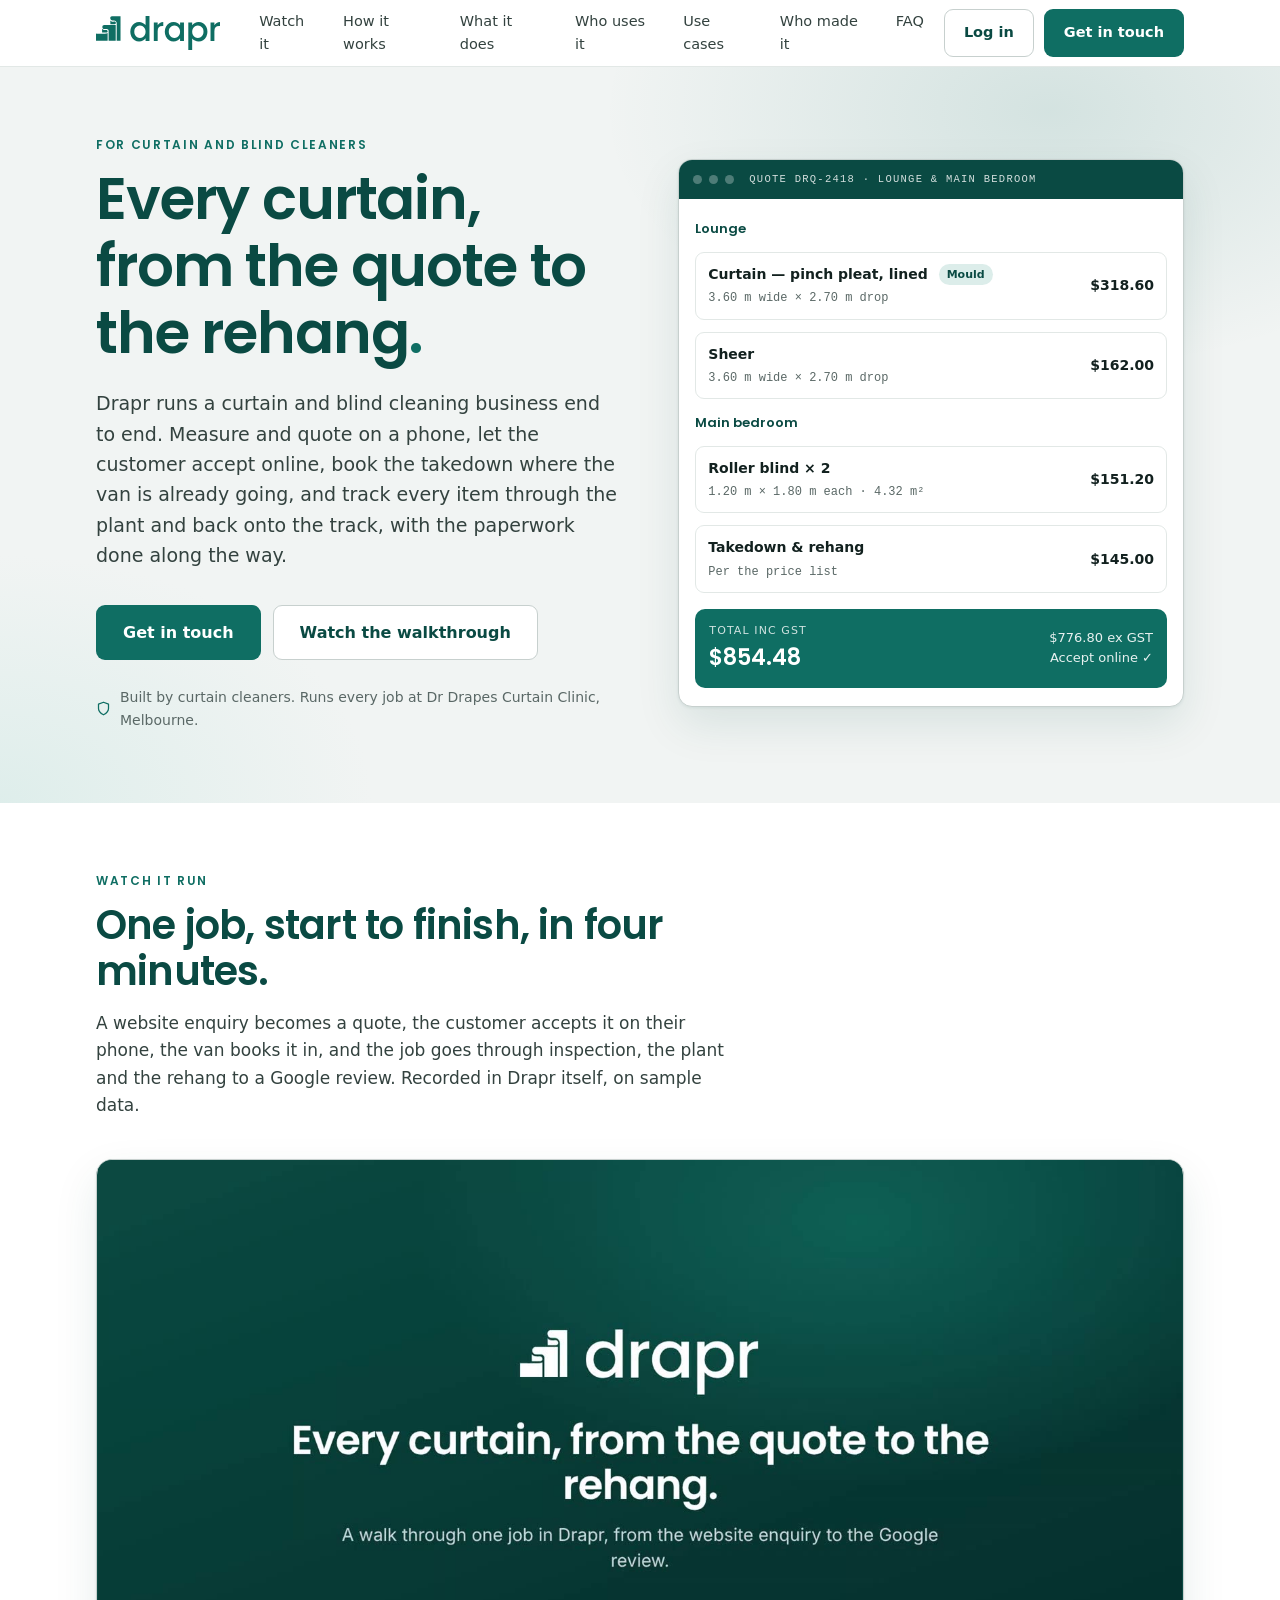
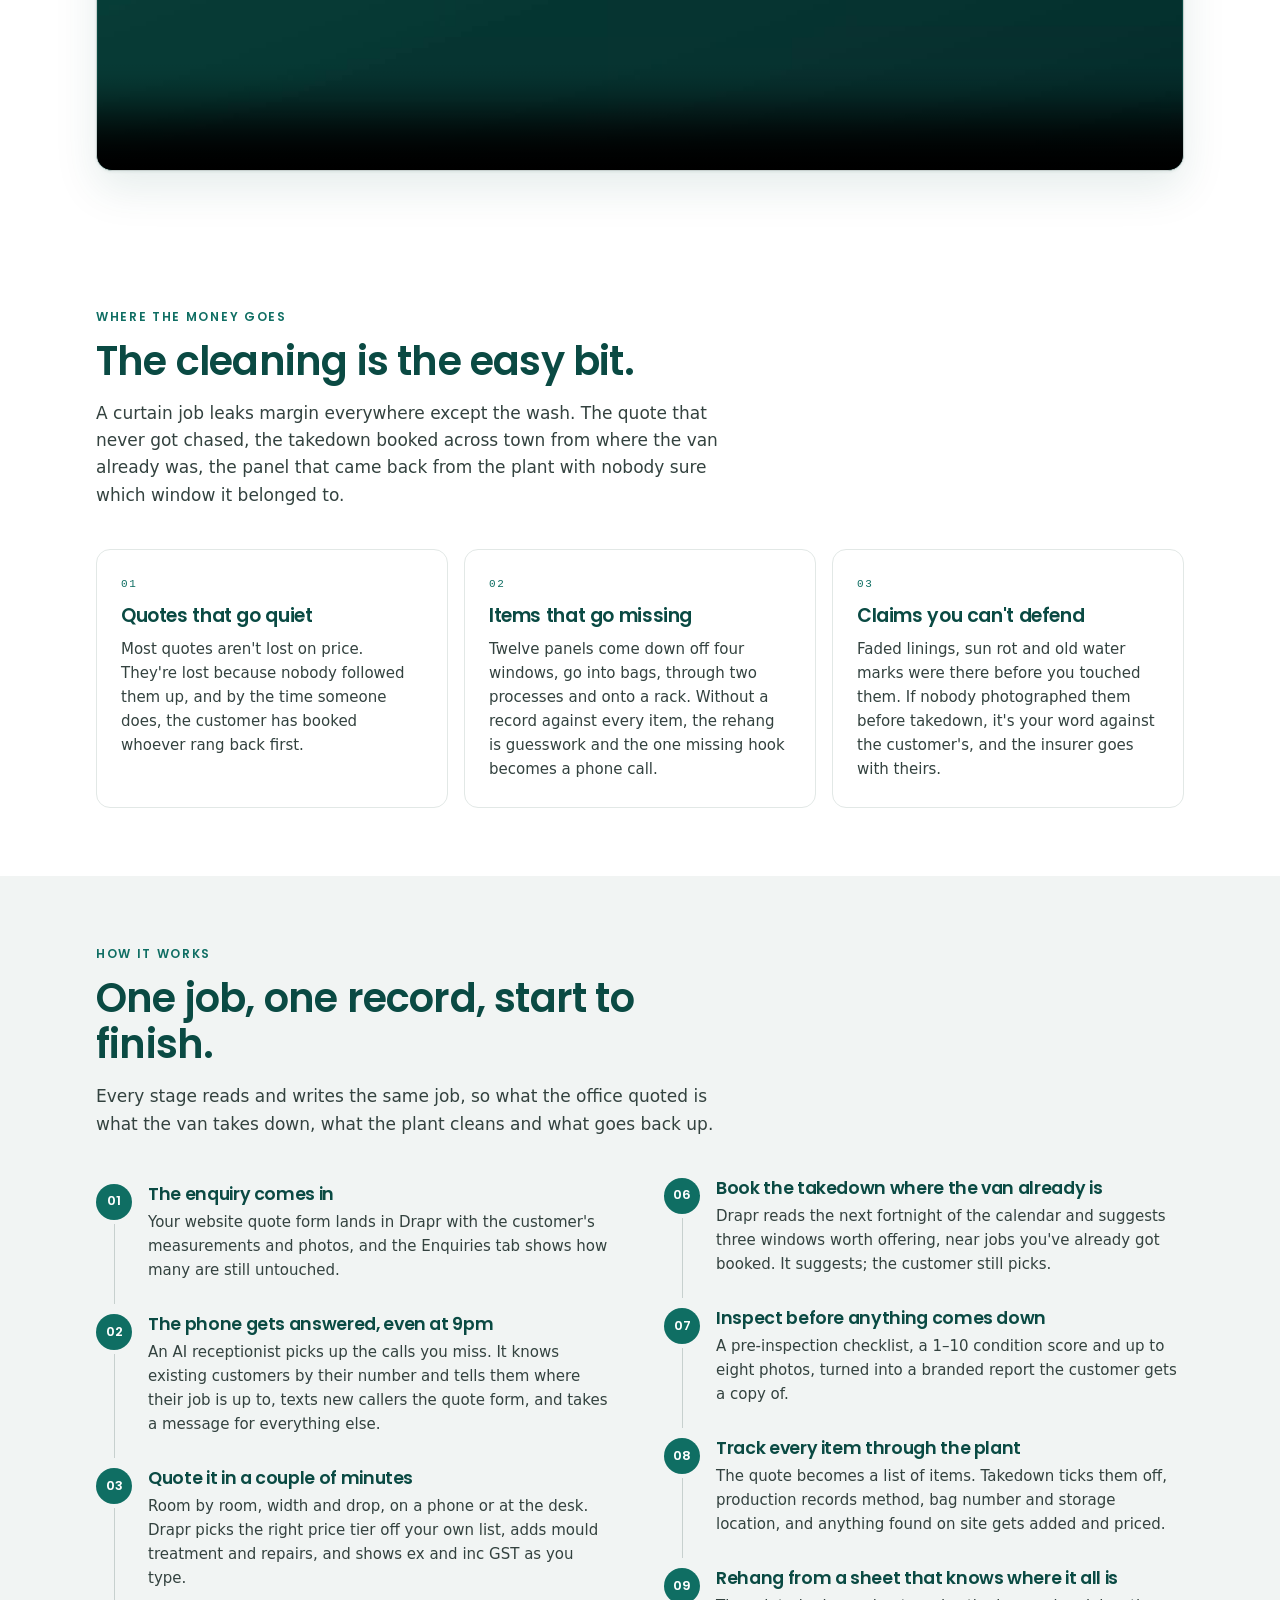
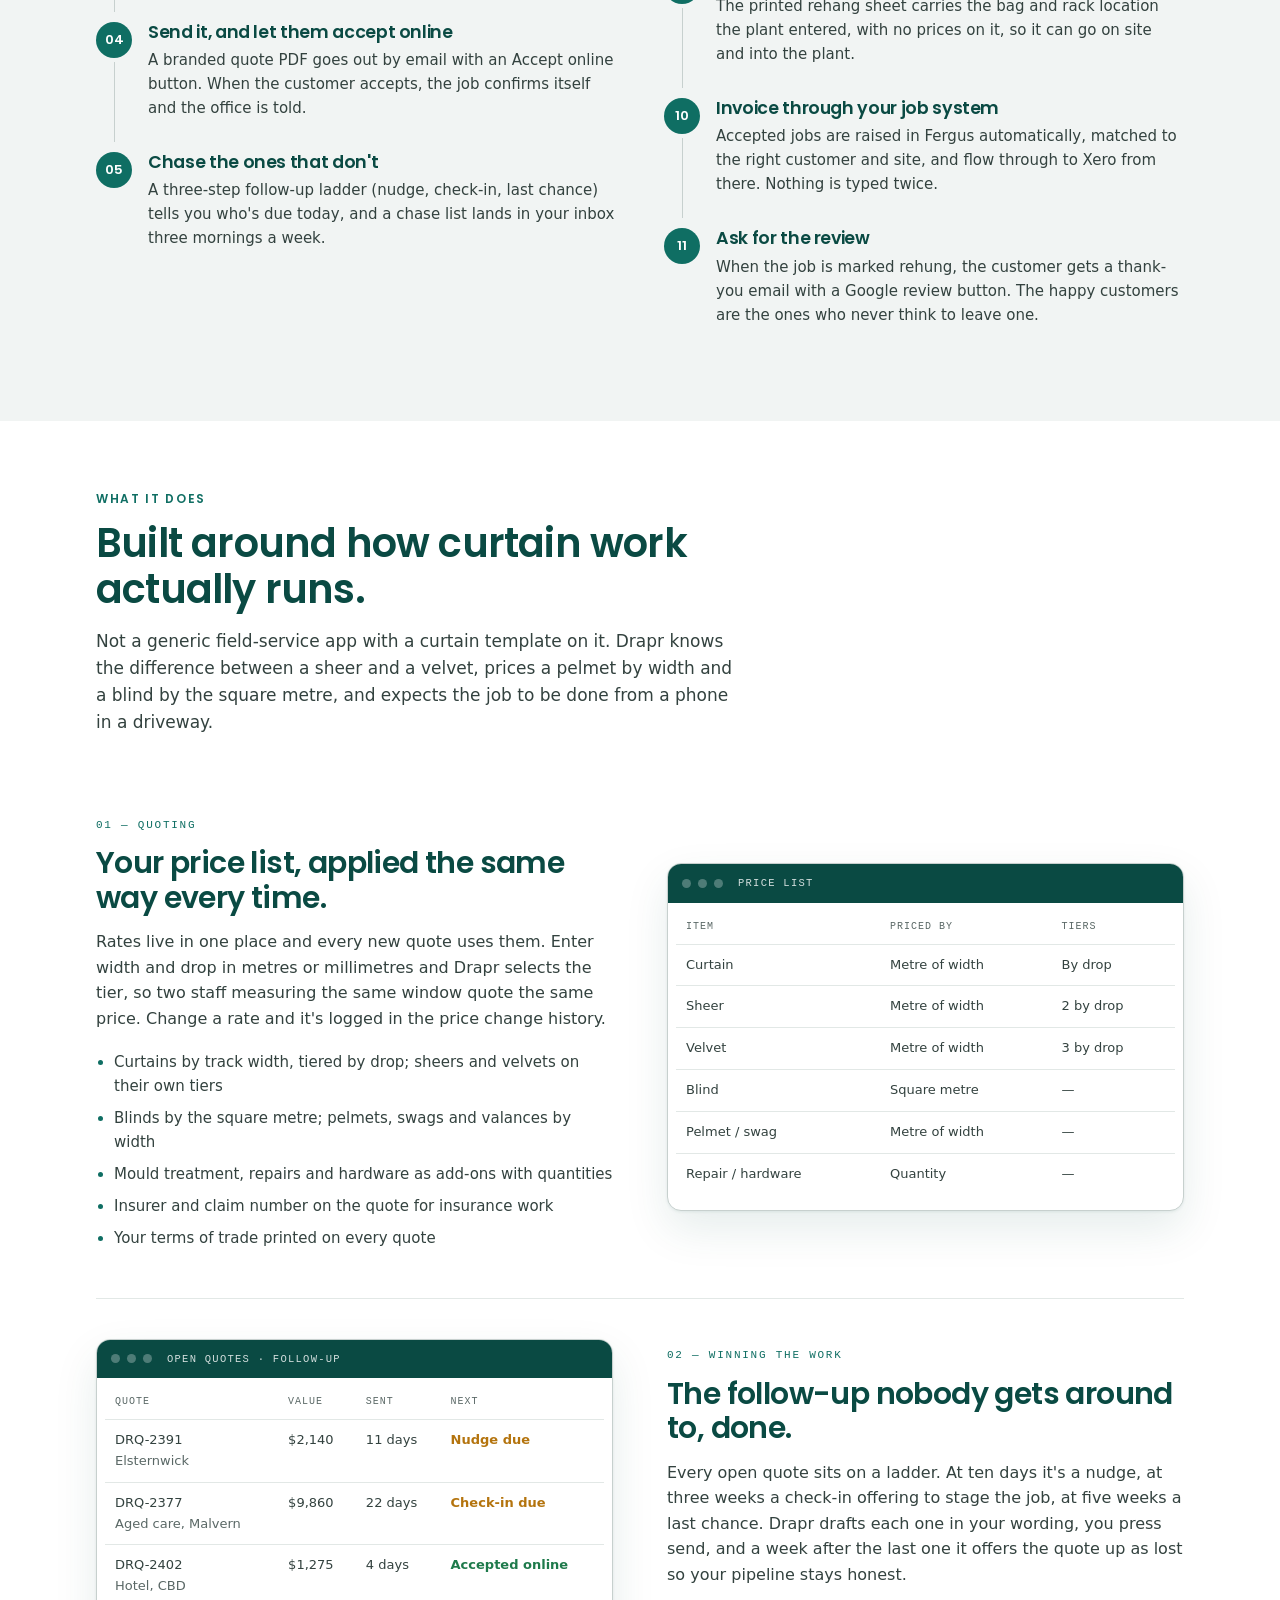
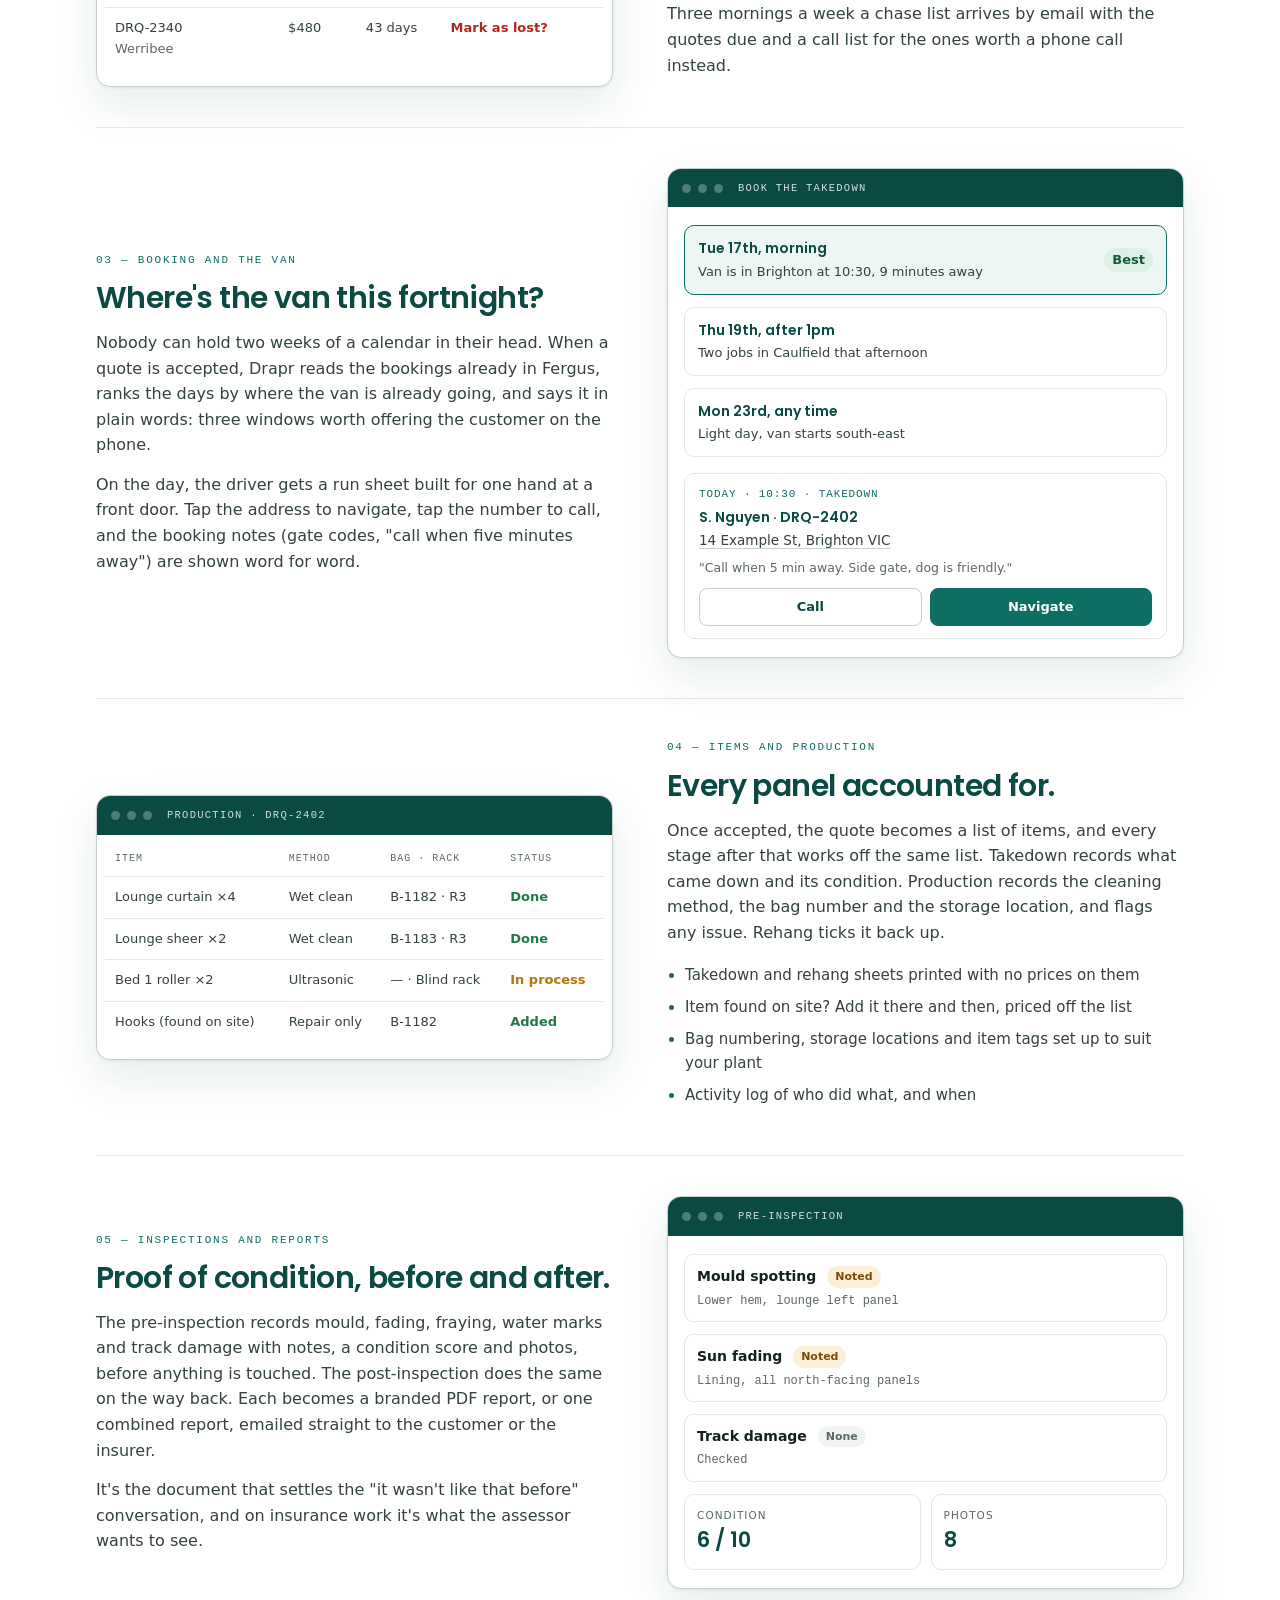
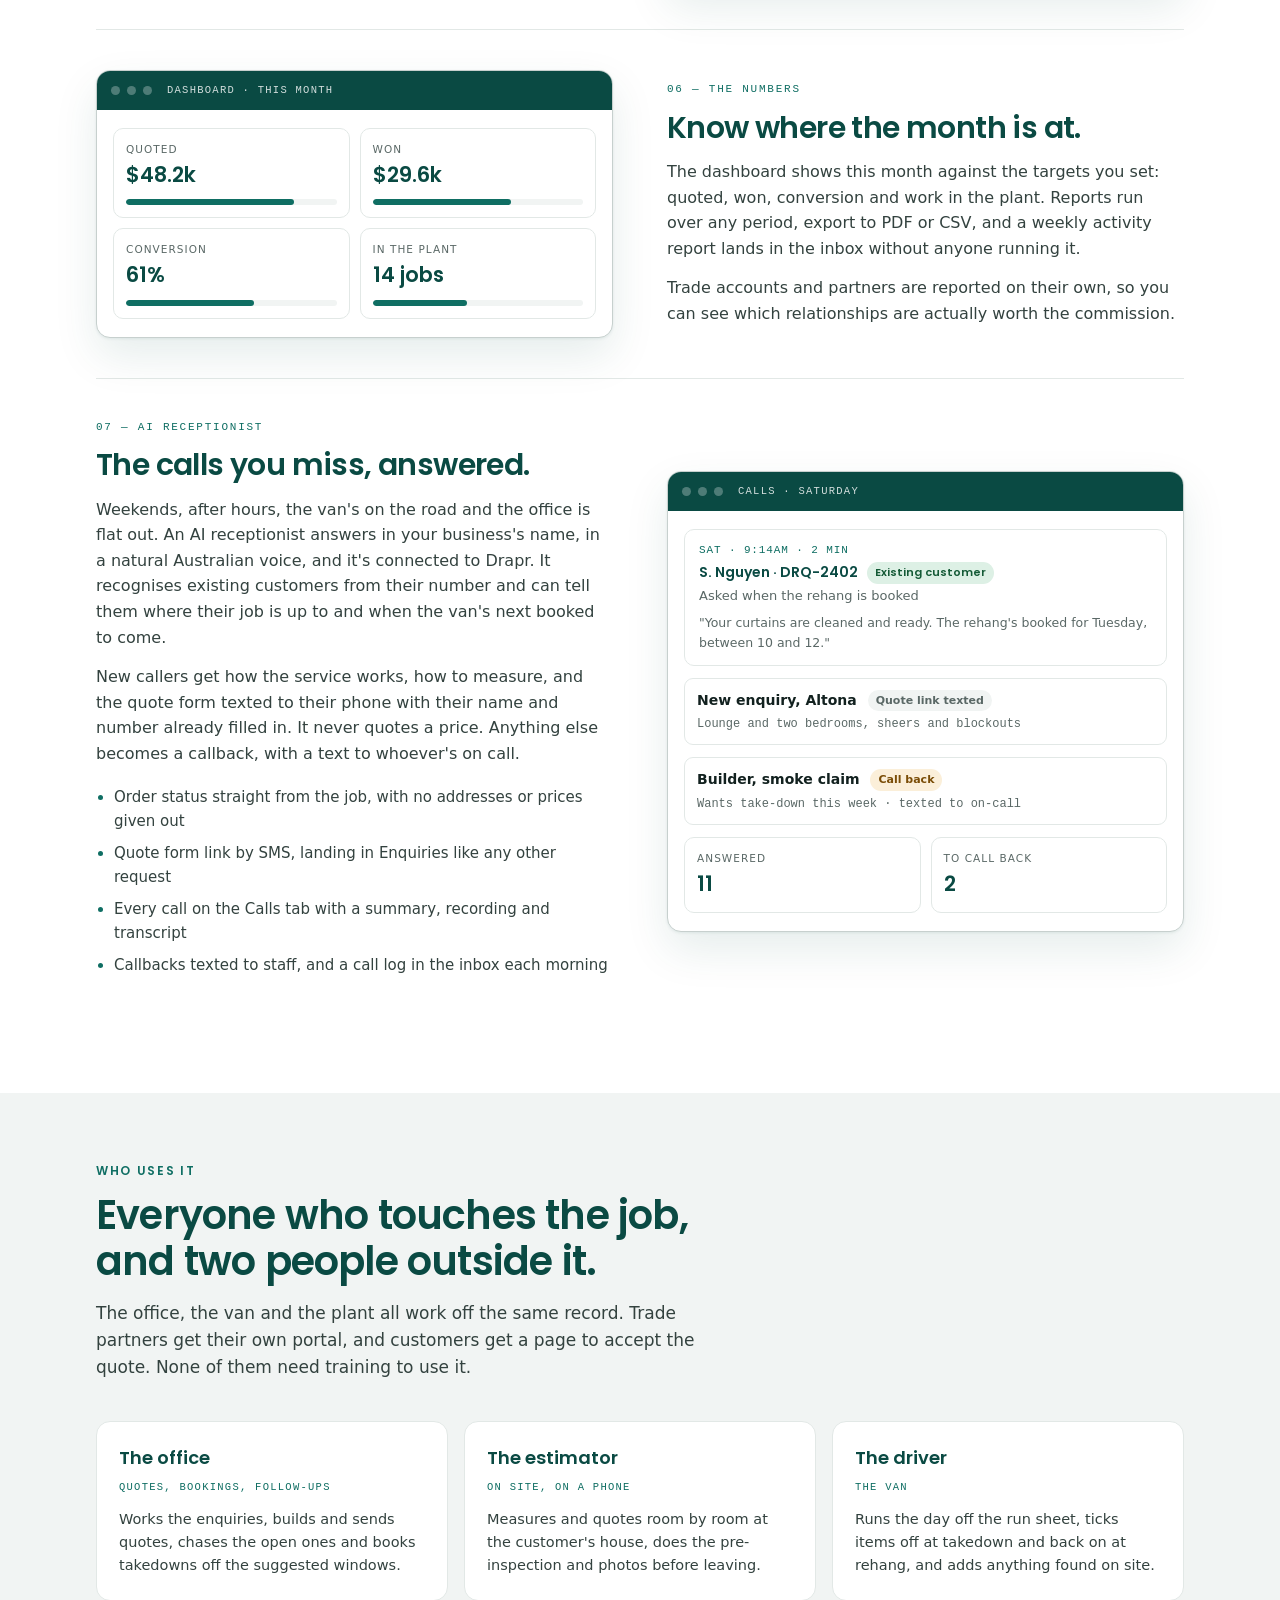
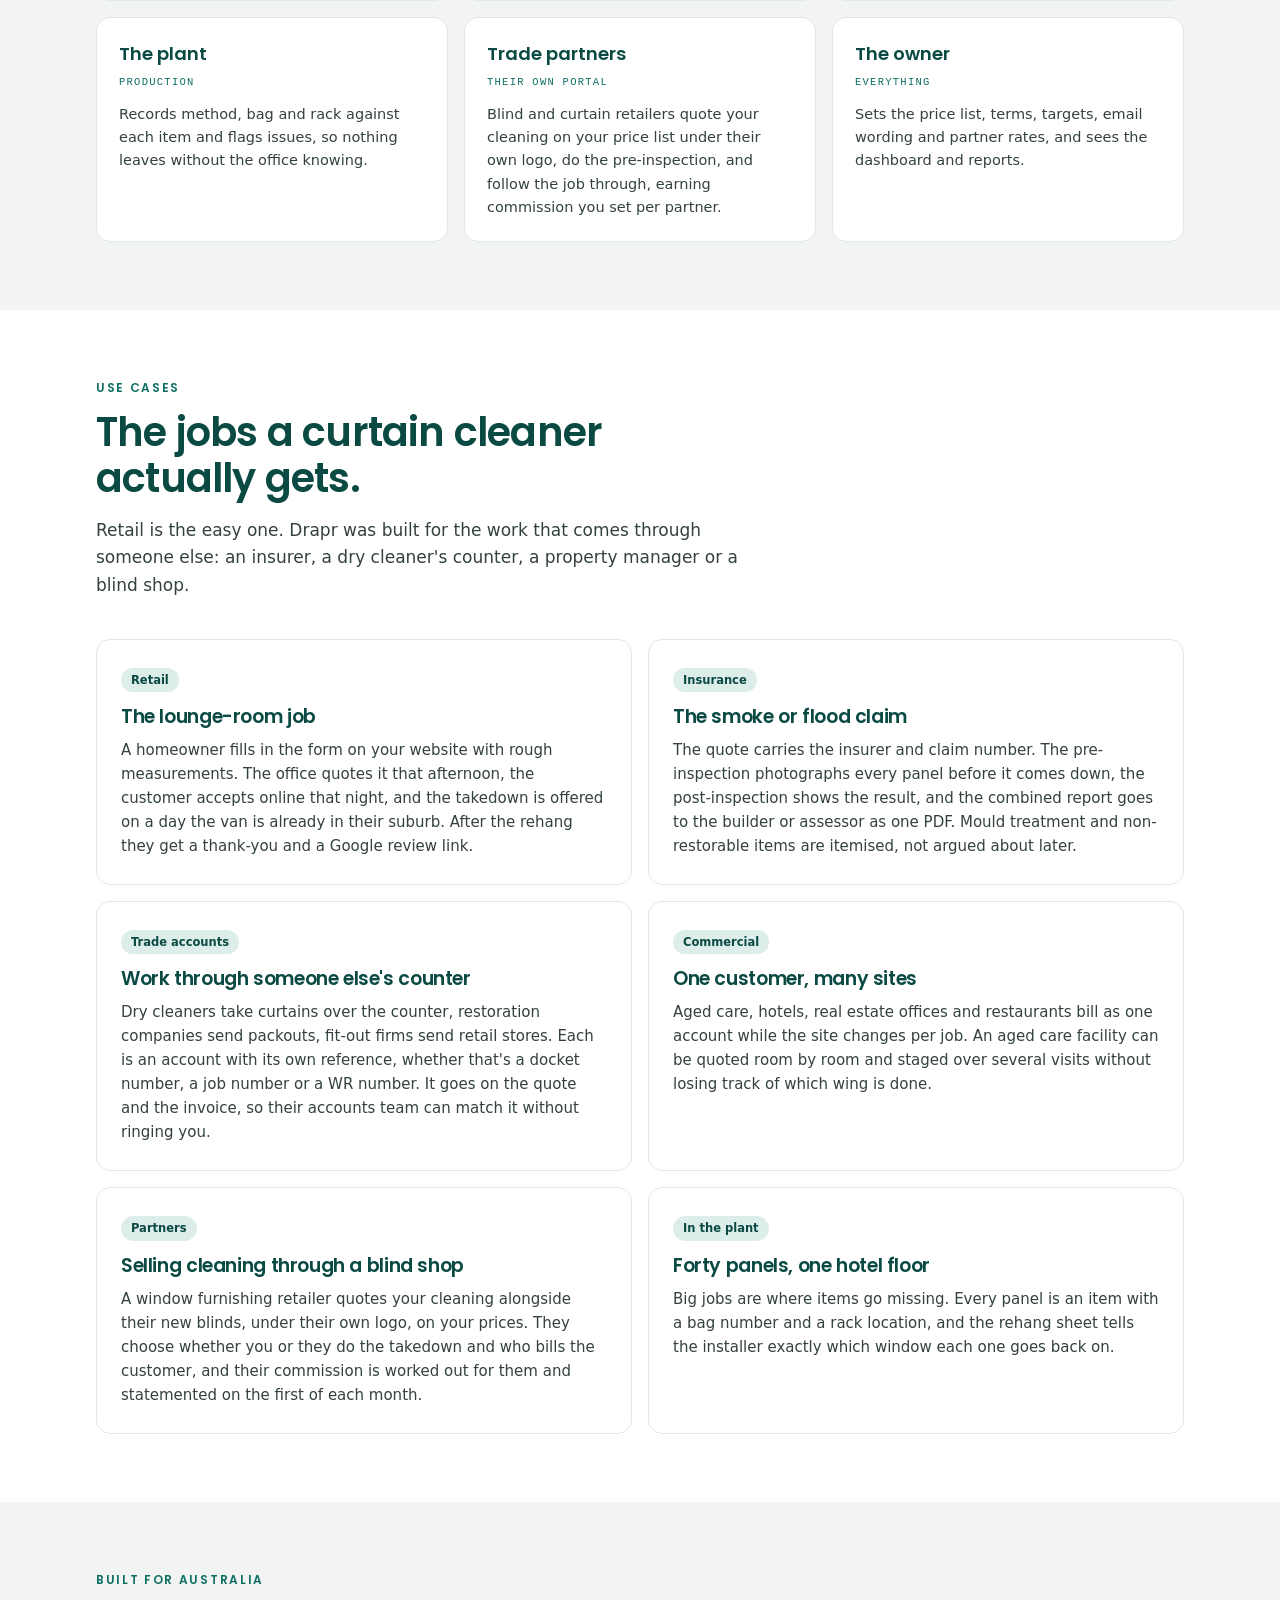
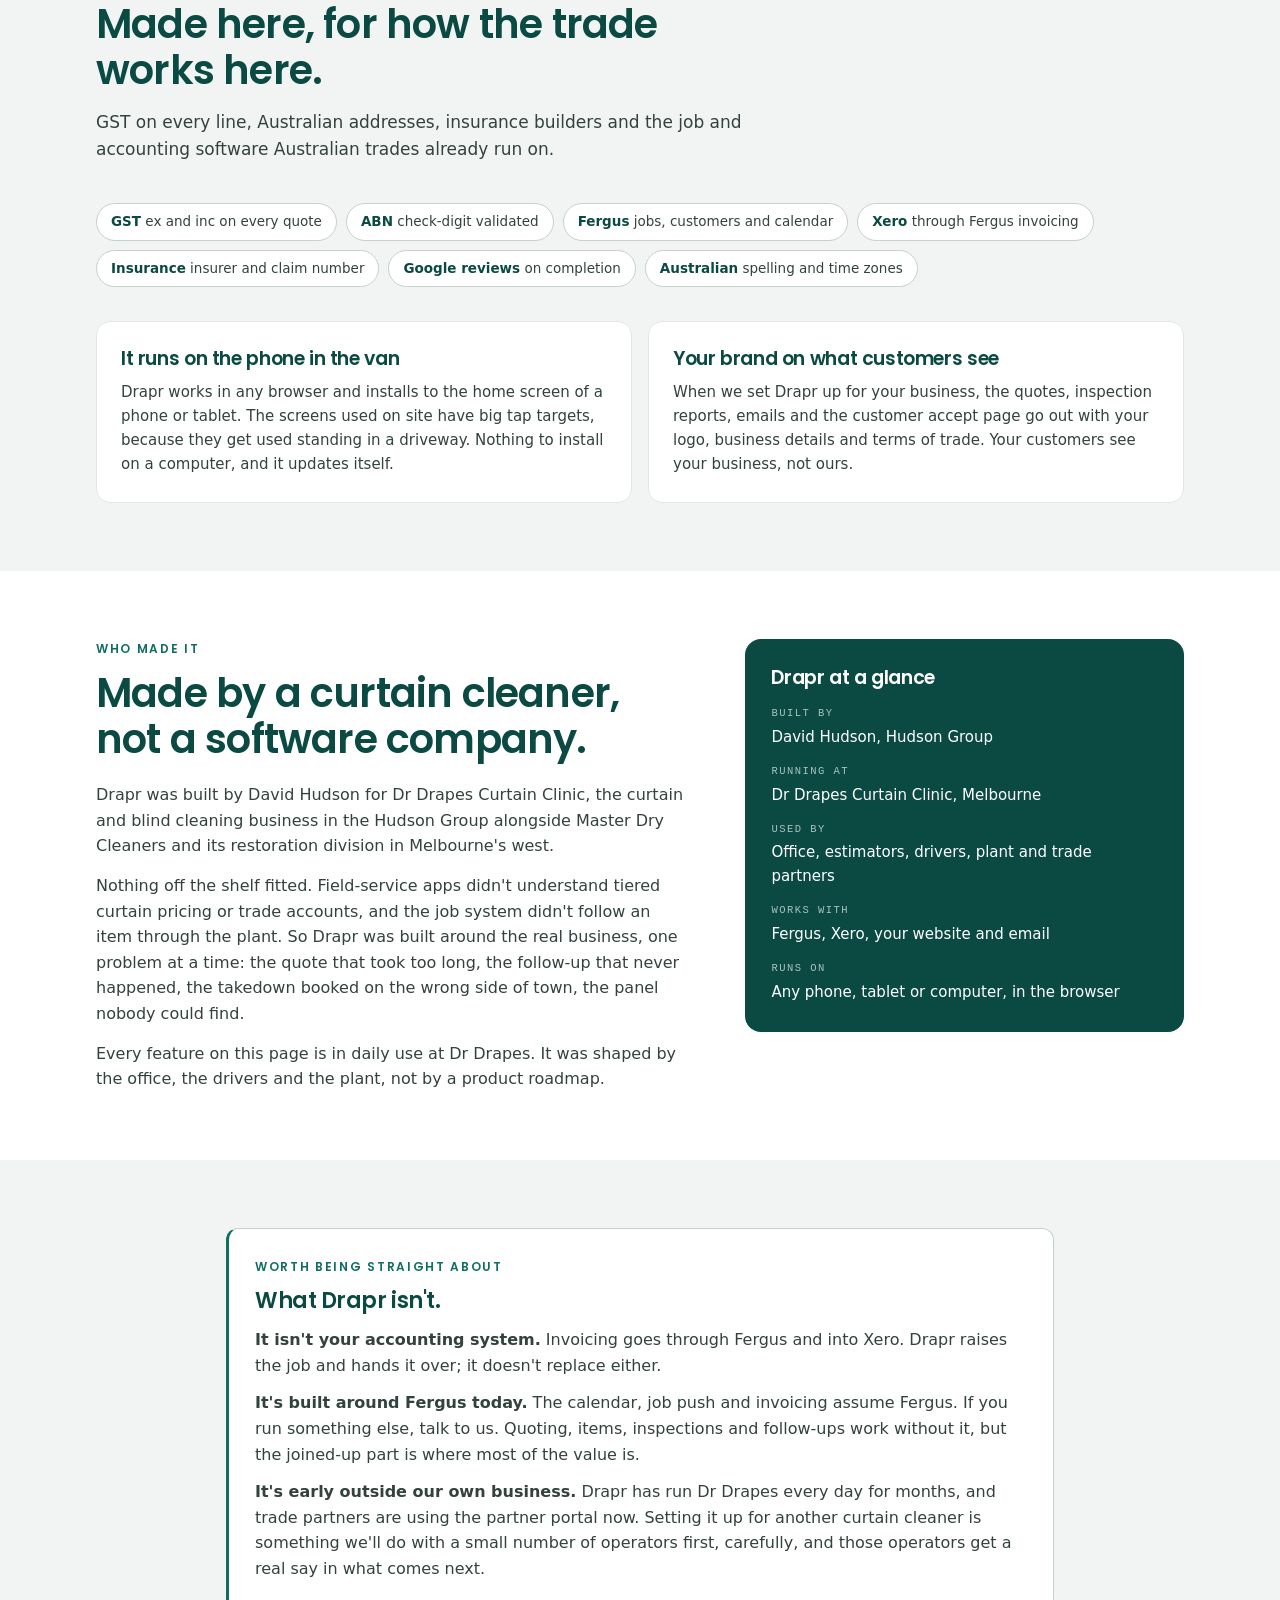
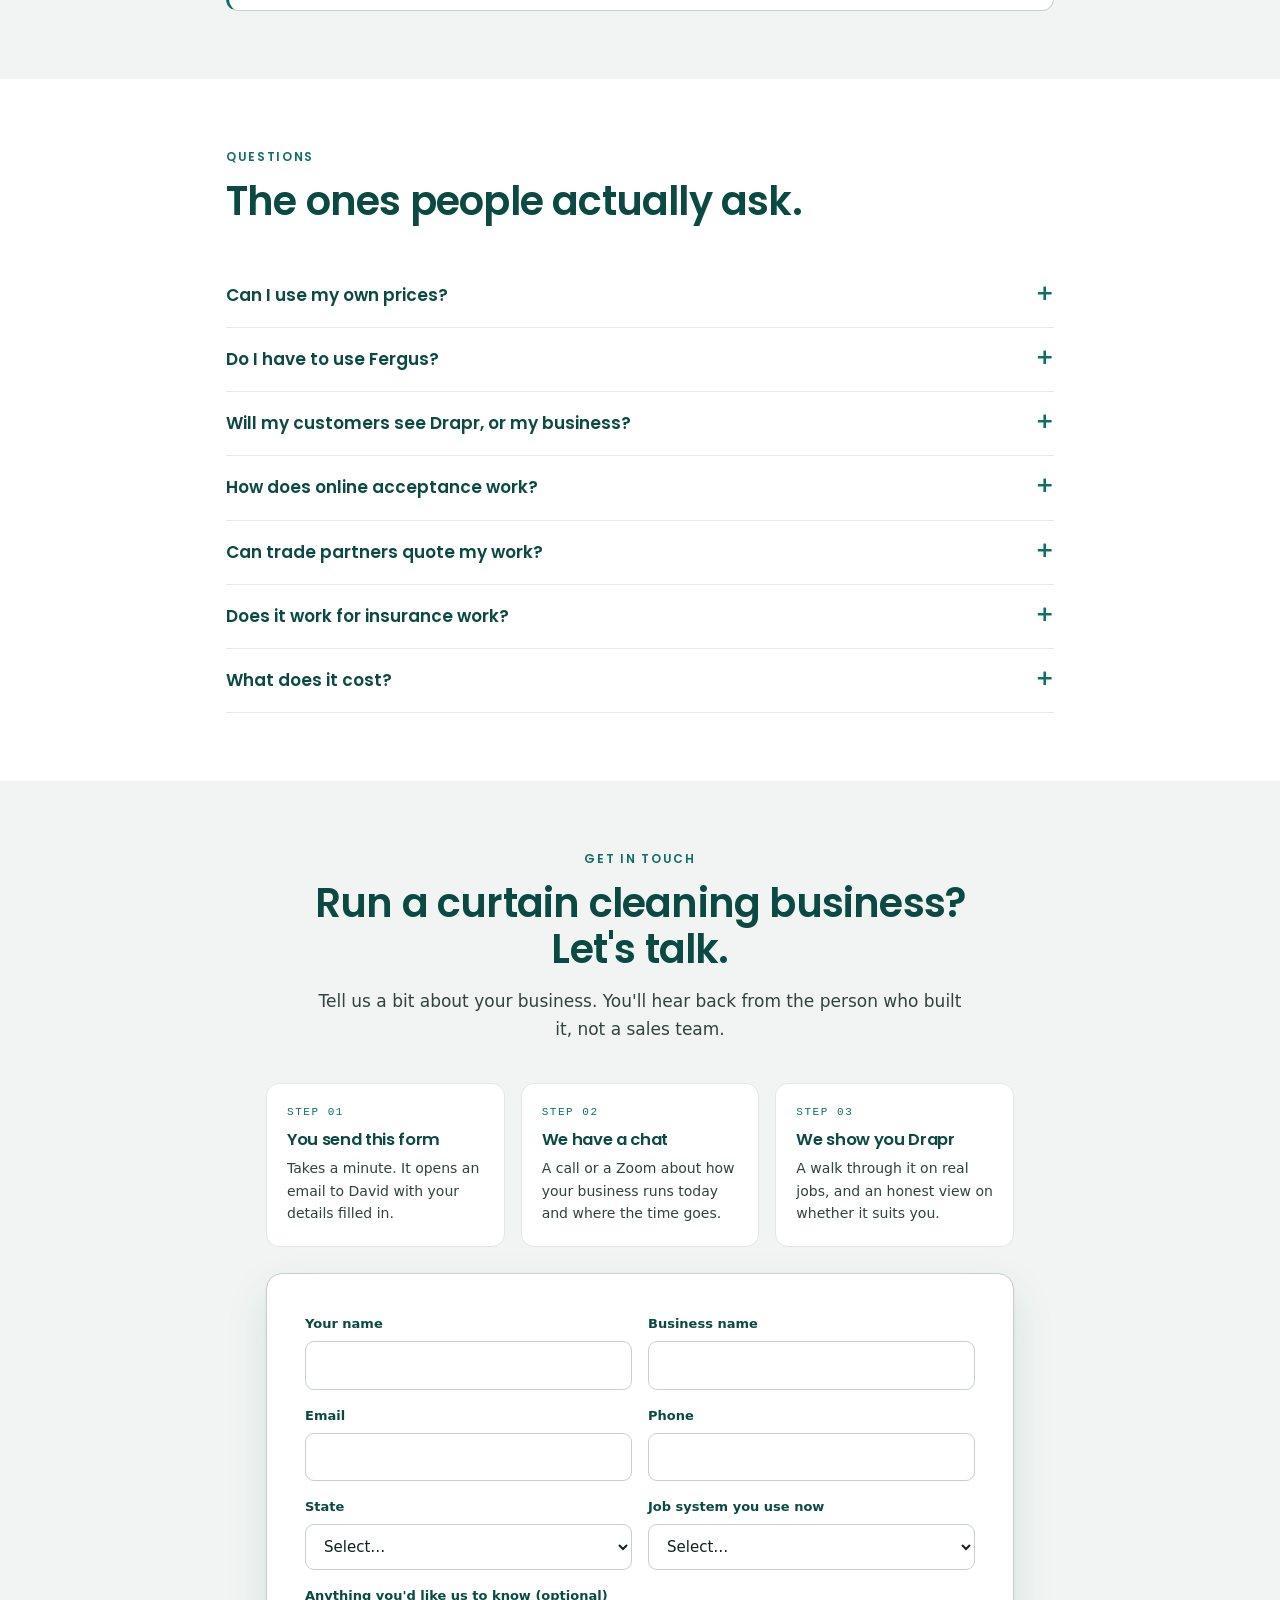
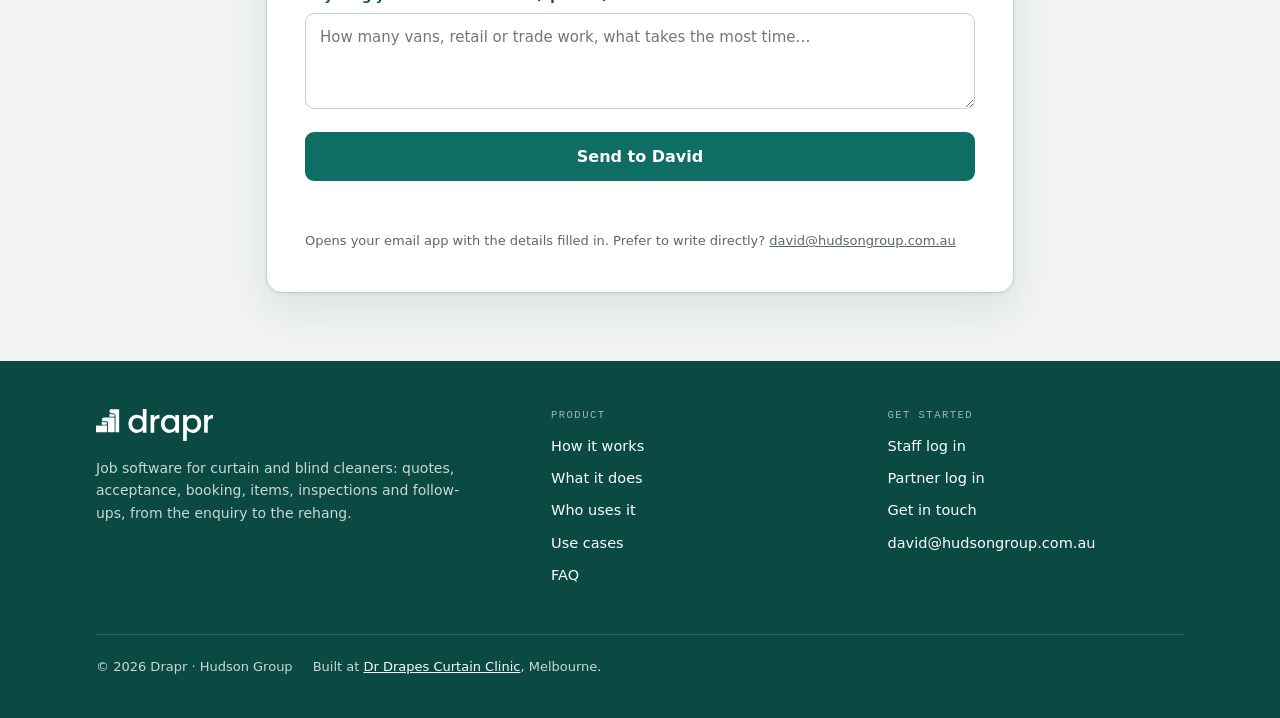
<file: drapr/index.html>
<!DOCTYPE html>
<html lang="en-AU">
<head>
<meta charset="UTF-8">
<meta name="viewport" content="width=device-width, initial-scale=1.0, viewport-fit=cover">
<title>Drapr — job software for curtain and blind cleaners</title>
<meta name="description" content="Drapr runs a curtain and blind cleaning business from enquiry to rehang: quotes off your price list, online acceptance, takedown booking, item tracking through the plant, inspection reports, an AI receptionist for the calls you miss, and the follow-ups nobody gets to.">
<meta name="theme-color" content="#0F6E63">

<meta property="og:type" content="website">
<meta property="og:site_name" content="Drapr">
<meta property="og:title" content="Drapr — every curtain, from the quote to the rehang">
<meta property="og:description" content="Job software for Australian curtain and blind cleaners. Built and run every day at Dr Drapes Curtain Clinic.">
<meta property="og:locale" content="en_AU">

<link rel="icon" type="image/svg+xml" href="../brand/drapr-favicon.svg">
<link rel="apple-touch-icon" href="../brand/drapr-app-icon.svg">

<link rel="preconnect" href="https://fonts.googleapis.com">
<link rel="preconnect" href="https://fonts.gstatic.com" crossorigin>
<link href="https://fonts.googleapis.com/css2?family=Poppins:wght@500;600;700&display=swap" rel="stylesheet">

<script type="application/ld+json">
{
  "@context": "https://schema.org",
  "@type": "SoftwareApplication",
  "name": "Drapr",
  "applicationCategory": "BusinessApplication",
  "operatingSystem": "Web browser, iOS, Android",
  "description": "Job software for curtain and blind cleaning businesses — quoting, online acceptance, takedown booking, item tracking, inspection reports and follow-ups.",
  "audience": { "@type": "Audience", "audienceType": "Australian curtain and blind cleaning businesses" },
  "areaServed": { "@type": "Country", "name": "Australia" },
  "creator": { "@type": "Organization", "name": "Dr Drapes Curtain Clinic", "url": "https://www.drdrapes.com.au" }
}
</script>

<style>
  /* Tokens follow brand/tokens.css and the app's own chrome (index.html), so the
     page and the product read as one thing. Change the palette there first. */
  :root {
    --teal: #0F6E63;
    --teal-deep: #0A4A43;
    --teal-tint: #DCEDEA;
    --teal-soft: #EEF6F4;
    --ink: #12211F;
    --ink-2: #33423F;
    --muted: #5A6866;
    --line: #C7D0CE;
    --line-soft: #E2E8E6;
    --bg: #F1F4F3;
    --paper: #FFFFFF;
    --success: #1E7A4B;
    --warning: #B4740E;
    --danger: #B3261E;
    --display: 'Poppins', system-ui, -apple-system, sans-serif;
    --ui: system-ui, -apple-system, 'Segoe UI', Roboto, sans-serif;
    --mono: ui-monospace, 'SF Mono', Menlo, monospace;
    --gutter: 16px;
    --maxw: 1120px;
    --shadow: 0 1px 3px rgba(10,74,67,.08), 0 18px 44px rgba(10,74,67,.10);
    color-scheme: light;
  }
  *, *::before, *::after { box-sizing: border-box; }
  html { scroll-behavior: smooth; }
  @media (prefers-reduced-motion: reduce) {
    html { scroll-behavior: auto; }
    * { animation: none !important; transition: none !important; }
  }
  body {
    margin: 0; background: var(--paper); color: var(--ink);
    font-family: var(--ui); font-size: 16px; line-height: 1.6;
    -webkit-font-smoothing: antialiased; overflow-x: hidden;
  }
  h1, h2, h3, h4 { font-family: var(--display); font-weight: 600; letter-spacing: -0.02em; margin: 0; line-height: 1.15; color: var(--teal-deep); }
  p { margin: 0; }
  a { color: inherit; }
  img { max-width: 100%; display: block; }
  ::selection { background: var(--teal-tint); color: var(--teal-deep); }
  :focus-visible { outline: 2px solid var(--teal); outline-offset: 3px; border-radius: 4px; }

  .wrap { width: 100%; max-width: var(--maxw); margin: 0 auto; padding: 0 var(--gutter); }
  .eyebrow {
    font-family: var(--display); font-size: 12px; font-weight: 600; letter-spacing: .14em;
    text-transform: uppercase; color: var(--teal); margin-bottom: 12px;
  }
  .lede { color: var(--ink-2); font-size: 17px; }
  .skip {
    position: absolute; left: -9999px; top: 0; background: var(--teal); color: #fff;
    padding: 10px 16px; border-radius: 0 0 8px 0; font-weight: 600; z-index: 200;
  }
  .skip:focus { left: 0; }

  /* ---------- Nav ---------- */
  .nav {
    position: sticky; top: 0; z-index: 100;
    background: rgba(255,255,255,.9); backdrop-filter: blur(14px); -webkit-backdrop-filter: blur(14px);
    border-bottom: 1px solid var(--line-soft);
  }
  .nav-in { display: flex; align-items: center; gap: 20px; height: 66px; }
  .brand { display: flex; align-items: center; flex: none; }
  .brand img { height: 34px; width: auto; }
  .nav-links { display: none; gap: 26px; margin-left: 18px; flex: 1; }
  .nav-links a { color: var(--ink-2); text-decoration: none; font-size: 14.5px; }
  .nav-links a:hover { color: var(--teal); }
  .nav-cta { display: flex; align-items: center; gap: 10px; margin-left: auto; }
  @media (min-width: 940px) { .nav-links { display: flex; } .nav-cta { margin-left: 0; } }
  @media (max-width: 430px) {
    .nav-in { gap: 10px; }
    .brand img { height: 28px; }
    .nav .btn { padding: 9px 13px; font-size: 13.5px; }
  }

  .btn {
    display: inline-flex; align-items: center; justify-content: center; gap: 8px;
    padding: 11px 19px; border-radius: 9px; font-size: 14.5px; font-weight: 600;
    text-decoration: none; border: 1px solid transparent; cursor: pointer;
    font-family: inherit; white-space: nowrap; transition: background .14s, border-color .14s, color .14s;
  }
  .btn-primary { background: var(--teal); color: #fff; }
  .btn-primary:hover { background: var(--teal-deep); }
  .btn-ghost { border-color: var(--line); color: var(--teal-deep); background: var(--paper); }
  .btn-ghost:hover { border-color: var(--teal); background: var(--teal-soft); }
  .btn-lg { padding: 14px 26px; font-size: 16px; }

  /* ---------- Hero ---------- */
  .hero { position: relative; padding: 68px 0 72px; overflow: hidden; background: var(--bg); }
  .hero::before {
    content: ''; position: absolute; inset: 0; pointer-events: none;
    background:
      radial-gradient(720px 420px at 82% 6%, rgba(15,110,99,.13), transparent 62%),
      radial-gradient(600px 400px at 0% 100%, rgba(220,237,234,.9), transparent 62%);
  }
  .hero .wrap { position: relative; }
  .hero-grid { display: grid; gap: 44px; align-items: center; }
  @media (min-width: 980px) { .hero-grid { grid-template-columns: 1.02fr .98fr; gap: 56px; } }
  .hero h1 { font-size: clamp(36px, 7vw, 58px); max-width: 15ch; }
  .hero h1 .dot { color: var(--teal); }
  .hero .lede { font-size: clamp(16.5px, 2.2vw, 19px); max-width: 52ch; margin-top: 22px; }
  .hero-cta { display: flex; flex-wrap: wrap; gap: 12px; margin-top: 34px; }
  .hero-note { margin-top: 26px; font-size: 14px; color: var(--muted); display: flex; align-items: center; gap: 9px; }
  .hero-note svg { flex: none; color: var(--teal); }
  .hero-panel { display: none; }
  @media (min-width: 980px) { .hero-panel { display: block; } }

  /* ---------- Walkthrough video ---------- */
  .video-frame { border-radius: 16px; overflow: hidden; border: 1px solid var(--line); box-shadow: var(--shadow); background: var(--teal-deep); aspect-ratio: 16 / 9; }
  .video-frame video { display: block; width: 100%; height: 100%; }

  /* ---------- Section scaffolding ---------- */
  section { padding: 68px 0; }
  section.tint { background: var(--bg); }
  .sec-head { max-width: 64ch; margin-bottom: 40px; }
  .sec-head h2 { font-size: clamp(27px, 4.6vw, 40px); }
  .sec-head .lede { margin-top: 16px; }

  /* ---------- Cards ---------- */
  .grid { display: grid; gap: 16px; }
  @media (min-width: 720px) { .grid-2 { grid-template-columns: repeat(2, 1fr); } }
  @media (min-width: 720px) { .grid-3 { grid-template-columns: repeat(2, 1fr); } }
  @media (min-width: 1000px) { .grid-3 { grid-template-columns: repeat(3, 1fr); } }
  @media (min-width: 640px) { .grid-4 { grid-template-columns: repeat(2, 1fr); } }
  @media (min-width: 1000px) { .grid-4 { grid-template-columns: repeat(4, 1fr); } }

  .card { background: var(--paper); border: 1px solid var(--line-soft); border-radius: 14px; padding: 26px 24px; height: 100%; }
  section.tint .card { border-color: var(--line-soft); }
  .card h3 { font-size: 19px; margin-bottom: 10px; }
  .card p { color: var(--ink-2); font-size: 15px; }
  .card p + p { margin-top: 10px; }
  .card .num { font-family: var(--mono); font-size: 11px; letter-spacing: .14em; color: var(--teal); display: block; margin-bottom: 12px; }
  .card ul { margin: 14px 0 0; padding-left: 18px; color: var(--ink-2); font-size: 14.5px; }
  .card ul li { margin-bottom: 6px; }
  .card ul li::marker { color: var(--teal); }
  .card .tag {
    display: inline-block; font-size: 11.5px; font-weight: 600; color: var(--teal-deep);
    background: var(--teal-tint); border-radius: 999px; padding: 3px 10px; margin-bottom: 14px;
  }

  /* ---------- How it works: the flow ---------- */
  .flow { list-style: none; margin: 0; padding: 0; counter-reset: flow; }
  @media (min-width: 900px) { .flow { columns: 2; column-gap: 48px; } }
  .flow li { break-inside: avoid; position: relative; padding: 0 0 26px 52px; counter-increment: flow; }
  .flow li::before {
    content: counter(flow, decimal-leading-zero); position: absolute; left: 0; top: 0;
    width: 36px; height: 36px; border-radius: 50%; background: var(--teal); color: #fff;
    font-family: var(--display); font-size: 13px; font-weight: 600;
    display: flex; align-items: center; justify-content: center;
  }
  .flow li::after {
    content: ''; position: absolute; left: 17.5px; top: 40px; bottom: 4px; width: 1px; background: var(--line);
  }
  .flow li:last-child::after { display: none; }
  @media (min-width: 900px) { .flow li:nth-child(5)::after { display: none; } }
  .flow h3 { font-size: 17.5px; margin: 6px 0 6px; }
  .flow p { color: var(--ink-2); font-size: 15px; }

  /* ---------- Feature rows ---------- */
  .feature { padding: 40px 0; }
  .feature + .feature { border-top: 1px solid var(--line-soft); }
  .feature-in { display: grid; gap: 26px; align-items: center; }
  @media (min-width: 900px) {
    .feature-in { grid-template-columns: 1fr 1fr; gap: 54px; }
    .feature.flip .feature-copy { order: 2; }
  }
  .feature h3 { font-size: clamp(23px, 3.4vw, 30px); margin-bottom: 14px; }
  .feature p { color: var(--ink-2); }
  .feature p + p { margin-top: 14px; }
  .feature .kicker { font-family: var(--mono); font-size: 11px; letter-spacing: .16em; text-transform: uppercase; color: var(--teal); margin-bottom: 12px; }
  .feature ul { margin: 18px 0 0; padding-left: 18px; color: var(--ink-2); font-size: 15px; }
  .feature ul li { margin-bottom: 8px; }
  .feature ul li::marker { color: var(--teal); }

  /* ---------- Product mocks, built in CSS — no screenshots to go stale ---------- */
  .panel { background: var(--paper); border: 1px solid var(--line); border-radius: 14px; overflow: hidden; box-shadow: var(--shadow); }
  .panel-bar { display: flex; align-items: center; gap: 7px; padding: 11px 14px; background: var(--teal-deep); }
  .panel-bar i { width: 9px; height: 9px; border-radius: 50%; background: rgba(255,255,255,.28); flex: none; }
  .panel-bar span { font-family: var(--mono); font-size: 10.5px; letter-spacing: .12em; text-transform: uppercase; color: rgba(255,255,255,.82); margin-left: 8px; }
  .panel-body { padding: 18px 16px; display: flex; flex-direction: column; gap: 12px; font-size: 14px; }
  .room { font-family: var(--display); font-weight: 600; font-size: 13px; color: var(--teal-deep); margin-top: 2px; }
  .line-item { display: grid; grid-template-columns: 1fr auto; gap: 4px 12px; padding: 10px 12px; border: 1px solid var(--line-soft); border-radius: 9px; background: var(--paper); }
  .line-item .what { font-weight: 600; color: var(--ink); grid-column: 1; }
  .line-item .dims { font-family: var(--mono); font-size: 12px; color: var(--muted); grid-column: 1; }
  .line-item .amt { font-variant-numeric: tabular-nums; font-weight: 600; text-align: right; grid-column: 2; grid-row: 1 / span 2; align-self: center; }
  .pill { display: inline-block; font-size: 11px; font-weight: 600; padding: 2px 8px; border-radius: 999px; background: var(--teal-tint); color: var(--teal-deep); margin-left: 6px; vertical-align: 1px; }
  .pill.warn { background: #FBEFD9; color: #7A4D07; }
  .pill.ok { background: #DDF0E5; color: #145A36; }
  .pill.grey { background: var(--bg); color: var(--muted); }
  .totals { display: flex; justify-content: space-between; align-items: center; gap: 10px; padding: 13px 14px; border-radius: 10px; background: var(--teal); color: #fff; margin-top: 4px; }
  .totals small { display: block; font-size: 11px; letter-spacing: .1em; text-transform: uppercase; opacity: .8; }
  .totals strong { font-family: var(--display); font-size: 22px; font-weight: 600; }
  .totals .ex { text-align: right; font-size: 13px; opacity: .9; }

  .tbl { width: 100%; border-collapse: collapse; font-size: 13px; }
  .tbl th { text-align: left; font-family: var(--mono); font-size: 10px; letter-spacing: .1em; text-transform: uppercase; color: var(--muted); font-weight: 400; padding: 0 10px 9px; border-bottom: 1px solid var(--line-soft); }
  .tbl td { padding: 10px; border-bottom: 1px solid var(--line-soft); color: var(--ink-2); vertical-align: top; }
  .tbl tr:last-child td { border-bottom: 0; }
  .tbl .ok { color: var(--success); font-weight: 600; }
  .tbl .wait { color: var(--warning); font-weight: 600; }
  .tbl .lost { color: var(--danger); font-weight: 600; }

  .stop { border: 1px solid var(--line-soft); border-radius: 10px; padding: 12px 14px; }
  .stop .t { font-family: var(--mono); font-size: 11px; color: var(--teal); letter-spacing: .08em; }
  .stop .c { font-family: var(--display); font-weight: 600; color: var(--teal-deep); margin: 2px 0; }
  .stop .a { color: var(--ink-2); font-size: 13.5px; text-decoration: underline; text-decoration-color: var(--line); text-underline-offset: 3px; }
  .stop .n { font-size: 12.5px; color: var(--muted); margin-top: 6px; }
  .stop-btns { display: flex; gap: 8px; margin-top: 10px; }
  .stop-btns span { flex: 1; text-align: center; border: 1px solid var(--line); border-radius: 8px; padding: 8px; font-size: 13px; font-weight: 600; color: var(--teal-deep); }
  .stop-btns span.go { background: var(--teal); color: #fff; border-color: var(--teal); }

  .slot { display: flex; justify-content: space-between; align-items: center; gap: 10px; border: 1px solid var(--line-soft); border-radius: 10px; padding: 11px 13px; }
  .slot b { color: var(--teal-deep); font-family: var(--display); font-weight: 600; }
  .slot span { font-size: 13px; color: var(--ink-2); }
  .slot.best { border-color: var(--teal); background: var(--teal-soft); }

  .kpis { display: grid; grid-template-columns: repeat(2, 1fr); gap: 10px; }
  .kpi { border: 1px solid var(--line-soft); border-radius: 10px; padding: 12px; }
  .kpi small { display: block; font-size: 10.5px; letter-spacing: .1em; text-transform: uppercase; color: var(--muted); }
  .kpi strong { font-family: var(--display); font-size: 21px; color: var(--teal-deep); font-weight: 600; }
  .bar { height: 6px; background: var(--bg); border-radius: 99px; margin-top: 8px; overflow: hidden; }
  .bar i { display: block; height: 100%; background: var(--teal); border-radius: 99px; }

  /* Roles */
  .role { background: var(--paper); border: 1px solid var(--line-soft); border-radius: 14px; padding: 22px; height: 100%; }
  .role .rname { font-family: var(--display); font-size: 18px; font-weight: 600; color: var(--teal-deep); }
  .role .rwho { font-family: var(--mono); font-size: 10.5px; letter-spacing: .12em; text-transform: uppercase; color: var(--teal); margin: 6px 0 12px; }
  .role p { font-size: 14.5px; color: var(--ink-2); }

  /* Chips */
  .chips { display: flex; flex-wrap: wrap; gap: 9px; }
  .chip { font-size: 13.5px; color: var(--ink-2); border: 1px solid var(--line); border-radius: 999px; padding: 7px 14px; background: var(--paper); }
  .chip b { color: var(--teal-deep); font-weight: 600; }

  /* Who made it */
  .maker { display: grid; gap: 34px; align-items: start; }
  @media (min-width: 900px) { .maker { grid-template-columns: 1.15fr .85fr; gap: 56px; } }
  .maker p { color: var(--ink-2); }
  .maker p + p { margin-top: 14px; }
  .facts { background: var(--teal-deep); color: #fff; border-radius: 16px; padding: 28px 26px; }
  .facts h3 { color: #fff; font-size: 19px; margin-bottom: 16px; }
  .facts dl { margin: 0; display: grid; gap: 14px; }
  .facts dt { font-family: var(--mono); font-size: 10.5px; letter-spacing: .14em; text-transform: uppercase; color: rgba(255,255,255,.66); }
  .facts dd { margin: 3px 0 0; font-size: 15px; }

  /* Honest block */
  .honest { background: var(--paper); border: 1px solid var(--line); border-left: 3px solid var(--teal); border-radius: 12px; padding: 28px 26px; }
  .honest h3 { font-size: 22px; margin-bottom: 14px; }
  .honest p { color: var(--ink-2); margin-bottom: 12px; }
  .honest p:last-child { margin-bottom: 0; }

  /* FAQ */
  details { border-bottom: 1px solid var(--line-soft); padding: 18px 0; }
  details summary {
    cursor: pointer; list-style: none; font-family: var(--display); font-size: 17px; font-weight: 600;
    display: flex; align-items: flex-start; justify-content: space-between; gap: 16px; color: var(--teal-deep);
  }
  details summary::-webkit-details-marker { display: none; }
  details summary::after { content: '+'; color: var(--teal); font-family: var(--ui); font-size: 22px; line-height: 1; flex: none; }
  details[open] summary::after { content: '\2212'; }
  details p { color: var(--ink-2); font-size: 15px; margin-top: 12px; max-width: 70ch; }

  /* ---------- Interest form ---------- */
  .steps { display: grid; gap: 14px; margin-bottom: 26px; }
  @media (min-width: 720px) { .steps { grid-template-columns: repeat(3, 1fr); gap: 16px; } }
  .step { background: var(--paper); border: 1px solid var(--line-soft); border-radius: 13px; padding: 20px 20px 22px; }
  .step .n { font-family: var(--mono); font-size: 11px; letter-spacing: .14em; color: var(--teal); display: block; margin-bottom: 10px; }
  .step h3 { font-size: 16.5px; margin-bottom: 7px; }
  .step p { font-size: 14px; color: var(--ink-2); }

  .trial { background: var(--paper); border: 1px solid var(--line); border-radius: 16px; padding: 30px 24px; box-shadow: var(--shadow); }
  @media (min-width: 720px) { .trial { padding: 40px 38px; } }
  .field { margin-bottom: 16px; }
  .field label { display: block; font-size: 13px; font-weight: 600; color: var(--teal-deep); margin-bottom: 6px; }
  .field input, .field select, .field textarea {
    width: 100%; padding: 12px 14px; border-radius: 9px; background: var(--paper);
    border: 1px solid var(--line); color: var(--ink); font-family: inherit; font-size: 15px; line-height: 1.5;
  }
  .field textarea { min-height: 96px; resize: vertical; }
  .field input:focus, .field select:focus, .field textarea:focus { outline: none; border-color: var(--teal); box-shadow: 0 0 0 3px var(--teal-tint); }
  .field-row { display: grid; gap: 0 16px; }
  @media (min-width: 640px) { .field-row { grid-template-columns: 1fr 1fr; } }
  .form-msg { margin-top: 16px; font-size: 14.5px; min-height: 22px; }
  .form-msg.err { color: var(--danger); }
  .form-msg.ok { color: var(--success); }
  .form-fine { margin-top: 12px; font-size: 13px; color: var(--muted); }

  /* ---------- Footer ---------- */
  footer { background: var(--teal-deep); color: rgba(255,255,255,.78); padding: 48px 0 calc(40px + env(safe-area-inset-bottom)); }
  .foot-in { display: grid; gap: 28px; }
  @media (min-width: 800px) { .foot-in { grid-template-columns: 1.4fr 1fr 1fr; gap: 40px; } }
  footer .brand img { height: 32px; }
  .foot-in p { font-size: 14px; max-width: 42ch; margin-top: 16px; }
  .foot-col h4 { font-family: var(--mono); font-size: 10.5px; letter-spacing: .14em; text-transform: uppercase; color: rgba(255,255,255,.6); font-weight: 400; margin-bottom: 14px; }
  .foot-col a { display: block; color: #fff; text-decoration: none; font-size: 14.5px; margin-bottom: 9px; }
  .foot-col a:hover { text-decoration: underline; }
  .foot-legal { margin-top: 38px; padding-top: 22px; border-top: 1px solid rgba(255,255,255,.14); font-size: 13px; display: flex; flex-wrap: wrap; gap: 8px 20px; }
</style>
</head>
<body>

<a class="skip" href="#main">Skip to content</a>

<nav class="nav">
  <div class="wrap nav-in">
    <a class="brand" href="./" aria-label="Drapr home">
      <img src="../brand/drapr-lockup-horizontal-teal.svg" alt="Drapr" width="126" height="34">
    </a>
    <div class="nav-links">
      <a href="#watch">Watch it</a>
      <a href="#how">How it works</a>
      <a href="#what">What it does</a>
      <a href="#who">Who uses it</a>
      <a href="#uses">Use cases</a>
      <a href="#made">Who made it</a>
      <a href="#faq">FAQ</a>
    </div>
    <div class="nav-cta">
      <a class="btn btn-ghost" href="../">Log in</a>
      <a class="btn btn-primary" href="#interest">Get in touch</a>
    </div>
  </div>
</nav>

<main id="main">

<!-- ============ HERO ============ -->
<div class="hero">
  <div class="wrap">
    <div class="hero-grid">
      <div>
        <div class="eyebrow">For curtain and blind cleaners</div>
        <h1>Every curtain, from the quote to the rehang<span class="dot">.</span></h1>
        <p class="lede">
          Drapr runs a curtain and blind cleaning business end to end. Measure and quote
          on a phone, let the customer accept online, book the takedown where the van is
          already going, and track every item through the plant and back onto the track,
          with the paperwork done along the way.
        </p>
        <div class="hero-cta">
          <a class="btn btn-primary btn-lg" href="#interest">Get in touch</a>
          <a class="btn btn-ghost btn-lg" href="#watch">Watch the walkthrough</a>
        </div>
        <p class="hero-note">
          <svg width="15" height="15" viewBox="0 0 24 24" fill="none" stroke="currentColor" stroke-width="2" stroke-linecap="round" stroke-linejoin="round" aria-hidden="true"><path d="M12 22s8-4 8-10V5l-8-3-8 3v7c0 6 8 10 8 10z"/></svg>
          Built by curtain cleaners. Runs every job at Dr Drapes Curtain Clinic, Melbourne.
        </p>
      </div>

      <div class="hero-panel">
        <div class="panel" aria-hidden="true">
          <div class="panel-bar"><i></i><i></i><i></i><span>Quote DRQ-2418 · Lounge &amp; main bedroom</span></div>
          <div class="panel-body">
            <div class="room">Lounge</div>
            <div class="line-item">
              <span class="what">Curtain — pinch pleat, lined <span class="pill">Mould</span></span>
              <span class="dims">3.60 m wide × 2.70 m drop</span>
              <span class="amt">$318.60</span>
            </div>
            <div class="line-item">
              <span class="what">Sheer</span>
              <span class="dims">3.60 m wide × 2.70 m drop</span>
              <span class="amt">$162.00</span>
            </div>
            <div class="room">Main bedroom</div>
            <div class="line-item">
              <span class="what">Roller blind × 2</span>
              <span class="dims">1.20 m × 1.80 m each · 4.32 m²</span>
              <span class="amt">$151.20</span>
            </div>
            <div class="line-item">
              <span class="what">Takedown &amp; rehang</span>
              <span class="dims">Per the price list</span>
              <span class="amt">$145.00</span>
            </div>
            <div class="totals">
              <div><small>Total inc GST</small><strong>$854.48</strong></div>
              <div class="ex">$776.80 ex GST<br>Accept online ✓</div>
            </div>
          </div>
        </div>
      </div>
    </div>
  </div>
</div>

<!-- ============ WATCH IT ============ -->
<section id="watch">
  <div class="wrap">
    <div class="sec-head">
      <div class="eyebrow">Watch it run</div>
      <h2>One job, start to finish, in four minutes.</h2>
      <p class="lede">
        A website enquiry becomes a quote, the customer accepts it on their phone, the van
        books it in, and the job goes through inspection, the plant and the rehang to a
        Google review. Recorded in Drapr itself, on sample data.
      </p>
    </div>
    <div class="video-frame">
      <video controls preload="none" playsinline poster="media/drapr-walkthrough-poster.jpg">
        <source src="media/drapr-walkthrough.mp4" type="video/mp4">
        Your browser can't play this video. <a href="media/drapr-walkthrough.mp4">Download it</a> instead.
      </video>
    </div>
  </div>
</section>

<!-- ============ THE PROBLEM ============ -->
<section id="problem">
  <div class="wrap">
    <div class="sec-head">
      <div class="eyebrow">Where the money goes</div>
      <h2>The cleaning is the easy bit.</h2>
      <p class="lede">
        A curtain job leaks margin everywhere except the wash. The quote that never got
        chased, the takedown booked across town from where the van already was, the panel
        that came back from the plant with nobody sure which window it belonged to.
      </p>
    </div>
    <div class="grid grid-3">
      <div class="card">
        <span class="num">01</span>
        <h3>Quotes that go quiet</h3>
        <p>
          Most quotes aren't lost on price. They're lost because nobody followed them up,
          and by the time someone does, the customer has booked whoever rang back first.
        </p>
      </div>
      <div class="card">
        <span class="num">02</span>
        <h3>Items that go missing</h3>
        <p>
          Twelve panels come down off four windows, go into bags, through two processes and
          onto a rack. Without a record against every item, the rehang is guesswork and the
          one missing hook becomes a phone call.
        </p>
      </div>
      <div class="card">
        <span class="num">03</span>
        <h3>Claims you can't defend</h3>
        <p>
          Faded linings, sun rot and old water marks were there before you touched them.
          If nobody photographed them before takedown, it's your word against the
          customer's, and the insurer goes with theirs.
        </p>
      </div>
    </div>
  </div>
</section>

<!-- ============ HOW IT WORKS ============ -->
<section id="how" class="tint">
  <div class="wrap">
    <div class="sec-head">
      <div class="eyebrow">How it works</div>
      <h2>One job, one record, start to finish.</h2>
      <p class="lede">
        Every stage reads and writes the same job, so what the office quoted is what the
        van takes down, what the plant cleans and what goes back up.
      </p>
    </div>
    <ol class="flow">
      <li>
        <h3>The enquiry comes in</h3>
        <p>Your website quote form lands in Drapr with the customer's measurements and photos, and the Enquiries tab shows how many are still untouched.</p>
      </li>
      <li>
        <h3>The phone gets answered, even at 9pm</h3>
        <p>An AI receptionist picks up the calls you miss. It knows existing customers by their number and tells them where their job is up to, texts new callers the quote form, and takes a message for everything else.</p>
      </li>
      <li>
        <h3>Quote it in a couple of minutes</h3>
        <p>Room by room, width and drop, on a phone or at the desk. Drapr picks the right price tier off your own list, adds mould treatment and repairs, and shows ex and inc GST as you type.</p>
      </li>
      <li>
        <h3>Send it, and let them accept online</h3>
        <p>A branded quote PDF goes out by email with an Accept online button. When the customer accepts, the job confirms itself and the office is told.</p>
      </li>
      <li>
        <h3>Chase the ones that don't</h3>
        <p>A three-step follow-up ladder (nudge, check-in, last chance) tells you who's due today, and a chase list lands in your inbox three mornings a week.</p>
      </li>
      <li>
        <h3>Book the takedown where the van already is</h3>
        <p>Drapr reads the next fortnight of the calendar and suggests three windows worth offering, near jobs you've already got booked. It suggests; the customer still picks.</p>
      </li>
      <li>
        <h3>Inspect before anything comes down</h3>
        <p>A pre-inspection checklist, a 1–10 condition score and up to eight photos, turned into a branded report the customer gets a copy of.</p>
      </li>
      <li>
        <h3>Track every item through the plant</h3>
        <p>The quote becomes a list of items. Takedown ticks them off, production records method, bag number and storage location, and anything found on site gets added and priced.</p>
      </li>
      <li>
        <h3>Rehang from a sheet that knows where it all is</h3>
        <p>The printed rehang sheet carries the bag and rack location the plant entered, with no prices on it, so it can go on site and into the plant.</p>
      </li>
      <li>
        <h3>Invoice through your job system</h3>
        <p>Accepted jobs are raised in Fergus automatically, matched to the right customer and site, and flow through to Xero from there. Nothing is typed twice.</p>
      </li>
      <li>
        <h3>Ask for the review</h3>
        <p>When the job is marked rehung, the customer gets a thank-you email with a Google review button. The happy customers are the ones who never think to leave one.</p>
      </li>
    </ol>
  </div>
</section>

<!-- ============ WHAT IT DOES ============ -->
<section id="what">
  <div class="wrap">
    <div class="sec-head">
      <div class="eyebrow">What it does</div>
      <h2>Built around how curtain work actually runs.</h2>
      <p class="lede">
        Not a generic field-service app with a curtain template on it. Drapr knows the
        difference between a sheer and a velvet, prices a pelmet by width and a blind by
        the square metre, and expects the job to be done from a phone in a driveway.
      </p>
    </div>

    <!-- 1 -->
    <div class="feature">
      <div class="feature-in">
        <div class="feature-copy">
          <div class="kicker">01 — Quoting</div>
          <h3>Your price list, applied the same way every time.</h3>
          <p>
            Rates live in one place and every new quote uses them. Enter width and drop in
            metres or millimetres and Drapr selects the tier, so two staff measuring the
            same window quote the same price. Change a rate and it's logged in the price
            change history.
          </p>
          <ul>
            <li>Curtains by track width, tiered by drop; sheers and velvets on their own tiers</li>
            <li>Blinds by the square metre; pelmets, swags and valances by width</li>
            <li>Mould treatment, repairs and hardware as add-ons with quantities</li>
            <li>Insurer and claim number on the quote for insurance work</li>
            <li>Your terms of trade printed on every quote</li>
          </ul>
        </div>
        <div class="panel" aria-hidden="true">
          <div class="panel-bar"><i></i><i></i><i></i><span>Price list</span></div>
          <div class="panel-body" style="padding:16px 8px">
            <table class="tbl">
              <thead><tr><th>Item</th><th>Priced by</th><th>Tiers</th></tr></thead>
              <tbody>
                <tr><td>Curtain</td><td>Metre of width</td><td>By drop</td></tr>
                <tr><td>Sheer</td><td>Metre of width</td><td>2 by drop</td></tr>
                <tr><td>Velvet</td><td>Metre of width</td><td>3 by drop</td></tr>
                <tr><td>Blind</td><td>Square metre</td><td>—</td></tr>
                <tr><td>Pelmet / swag</td><td>Metre of width</td><td>—</td></tr>
                <tr><td>Repair / hardware</td><td>Quantity</td><td>—</td></tr>
              </tbody>
            </table>
          </div>
        </div>
      </div>
    </div>

    <!-- 2 -->
    <div class="feature flip">
      <div class="feature-in">
        <div class="feature-copy">
          <div class="kicker">02 — Winning the work</div>
          <h3>The follow-up nobody gets around to, done.</h3>
          <p>
            Every open quote sits on a ladder. At ten days it's a nudge, at three weeks a
            check-in offering to stage the job, at five weeks a last chance. Drapr drafts
            each one in your wording, you press send, and a week after the last one it
            offers the quote up as lost so your pipeline stays honest.
          </p>
          <p>
            Three mornings a week a chase list arrives by email with the quotes due and a
            call list for the ones worth a phone call instead.
          </p>
        </div>
        <div class="panel" aria-hidden="true">
          <div class="panel-bar"><i></i><i></i><i></i><span>Open quotes · follow-up</span></div>
          <div class="panel-body" style="padding:16px 8px">
            <table class="tbl">
              <thead><tr><th>Quote</th><th>Value</th><th>Sent</th><th>Next</th></tr></thead>
              <tbody>
                <tr><td>DRQ-2391<br><span style="color:var(--muted)">Elsternwick</span></td><td>$2,140</td><td>11 days</td><td class="wait">Nudge due</td></tr>
                <tr><td>DRQ-2377<br><span style="color:var(--muted)">Aged care, Malvern</span></td><td>$9,860</td><td>22 days</td><td class="wait">Check-in due</td></tr>
                <tr><td>DRQ-2402<br><span style="color:var(--muted)">Hotel, CBD</span></td><td>$1,275</td><td>4 days</td><td class="ok">Accepted online</td></tr>
                <tr><td>DRQ-2340<br><span style="color:var(--muted)">Werribee</span></td><td>$480</td><td>43 days</td><td class="lost">Mark as lost?</td></tr>
              </tbody>
            </table>
          </div>
        </div>
      </div>
    </div>

    <!-- 3 -->
    <div class="feature">
      <div class="feature-in">
        <div class="feature-copy">
          <div class="kicker">03 — Booking and the van</div>
          <h3>Where's the van this fortnight?</h3>
          <p>
            Nobody can hold two weeks of a calendar in their head. When a quote is accepted,
            Drapr reads the bookings already in Fergus, ranks the days by where the van is
            already going, and says it in plain words: three windows worth offering the
            customer on the phone.
          </p>
          <p>
            On the day, the driver gets a run sheet built for one hand at a front door.
            Tap the address to navigate, tap the number to call, and the booking notes
            (gate codes, "call when five minutes away") are shown word for word.
          </p>
        </div>
        <div class="panel" aria-hidden="true">
          <div class="panel-bar"><i></i><i></i><i></i><span>Book the takedown</span></div>
          <div class="panel-body">
            <div class="slot best"><div><b>Tue 17th, morning</b><br><span>Van is in Brighton at 10:30, 9 minutes away</span></div><span class="pill ok">Best</span></div>
            <div class="slot"><div><b>Thu 19th, after 1pm</b><br><span>Two jobs in Caulfield that afternoon</span></div></div>
            <div class="slot"><div><b>Mon 23rd, any time</b><br><span>Light day, van starts south-east</span></div></div>
            <div class="stop" style="margin-top:4px">
              <div class="t">TODAY · 10:30 · TAKEDOWN</div>
              <div class="c">S. Nguyen · DRQ-2402</div>
              <div class="a">14 Example St, Brighton VIC</div>
              <div class="n">"Call when 5 min away. Side gate, dog is friendly."</div>
              <div class="stop-btns"><span>Call</span><span class="go">Navigate</span></div>
            </div>
          </div>
        </div>
      </div>
    </div>

    <!-- 4 -->
    <div class="feature flip">
      <div class="feature-in">
        <div class="feature-copy">
          <div class="kicker">04 — Items and production</div>
          <h3>Every panel accounted for.</h3>
          <p>
            Once accepted, the quote becomes a list of items, and every stage after that
            works off the same list. Takedown records what came down and its condition.
            Production records the cleaning method, the bag number and the storage location,
            and flags any issue. Rehang ticks it back up.
          </p>
          <ul>
            <li>Takedown and rehang sheets printed with no prices on them</li>
            <li>Item found on site? Add it there and then, priced off the list</li>
            <li>Bag numbering, storage locations and item tags set up to suit your plant</li>
            <li>Activity log of who did what, and when</li>
          </ul>
        </div>
        <div class="panel" aria-hidden="true">
          <div class="panel-bar"><i></i><i></i><i></i><span>Production · DRQ-2402</span></div>
          <div class="panel-body" style="padding:16px 8px">
            <table class="tbl">
              <thead><tr><th>Item</th><th>Method</th><th>Bag · rack</th><th>Status</th></tr></thead>
              <tbody>
                <tr><td>Lounge curtain ×4</td><td>Wet clean</td><td>B-1182 · R3</td><td class="ok">Done</td></tr>
                <tr><td>Lounge sheer ×2</td><td>Wet clean</td><td>B-1183 · R3</td><td class="ok">Done</td></tr>
                <tr><td>Bed 1 roller ×2</td><td>Ultrasonic</td><td>— · Blind rack</td><td class="wait">In process</td></tr>
                <tr><td>Hooks (found on site)</td><td>Repair only</td><td>B-1182</td><td class="ok">Added</td></tr>
              </tbody>
            </table>
          </div>
        </div>
      </div>
    </div>

    <!-- 5 -->
    <div class="feature">
      <div class="feature-in">
        <div class="feature-copy">
          <div class="kicker">05 — Inspections and reports</div>
          <h3>Proof of condition, before and after.</h3>
          <p>
            The pre-inspection records mould, fading, fraying, water marks and track damage
            with notes, a condition score and photos, before anything is touched. The
            post-inspection does the same on the way back. Each becomes a branded PDF
            report, or one combined report, emailed straight to the customer or the insurer.
          </p>
          <p>
            It's the document that settles the "it wasn't like that before" conversation,
            and on insurance work it's what the assessor wants to see.
          </p>
        </div>
        <div class="panel" aria-hidden="true">
          <div class="panel-bar"><i></i><i></i><i></i><span>Pre-inspection</span></div>
          <div class="panel-body">
            <div class="line-item"><span class="what">Mould spotting <span class="pill warn">Noted</span></span><span class="dims">Lower hem, lounge left panel</span><span class="amt"></span></div>
            <div class="line-item"><span class="what">Sun fading <span class="pill warn">Noted</span></span><span class="dims">Lining, all north-facing panels</span><span class="amt"></span></div>
            <div class="line-item"><span class="what">Track damage <span class="pill grey">None</span></span><span class="dims">Checked</span><span class="amt"></span></div>
            <div class="kpis">
              <div class="kpi"><small>Condition</small><strong>6 / 10</strong></div>
              <div class="kpi"><small>Photos</small><strong>8</strong></div>
            </div>
          </div>
        </div>
      </div>
    </div>

    <!-- 6 -->
    <div class="feature flip">
      <div class="feature-in">
        <div class="feature-copy">
          <div class="kicker">06 — The numbers</div>
          <h3>Know where the month is at.</h3>
          <p>
            The dashboard shows this month against the targets you set: quoted, won,
            conversion and work in the plant. Reports run over any period, export to PDF
            or CSV, and a weekly activity report lands in the inbox without anyone running it.
          </p>
          <p>
            Trade accounts and partners are reported on their own, so you can see which
            relationships are actually worth the commission.
          </p>
        </div>
        <div class="panel" aria-hidden="true">
          <div class="panel-bar"><i></i><i></i><i></i><span>Dashboard · this month</span></div>
          <div class="panel-body">
            <div class="kpis">
              <div class="kpi"><small>Quoted</small><strong>$48.2k</strong><div class="bar"><i style="width:80%"></i></div></div>
              <div class="kpi"><small>Won</small><strong>$29.6k</strong><div class="bar"><i style="width:66%"></i></div></div>
              <div class="kpi"><small>Conversion</small><strong>61%</strong><div class="bar"><i style="width:61%"></i></div></div>
              <div class="kpi"><small>In the plant</small><strong>14 jobs</strong><div class="bar"><i style="width:45%"></i></div></div>
            </div>
          </div>
        </div>
      </div>
    </div>

    <!-- 7 -->
    <div class="feature">
      <div class="feature-in">
        <div class="feature-copy">
          <div class="kicker">07 — AI receptionist</div>
          <h3>The calls you miss, answered.</h3>
          <p>
            Weekends, after hours, the van's on the road and the office is flat out. An AI
            receptionist answers in your business's name, in a natural Australian voice, and it's
            connected to Drapr. It recognises existing customers from their number and can tell
            them where their job is up to and when the van's next booked to come.
          </p>
          <p>
            New callers get how the service works, how to measure, and the quote form texted to
            their phone with their name and number already filled in. It never quotes a price.
            Anything else becomes a callback, with a text to whoever's on call.
          </p>
          <ul>
            <li>Order status straight from the job, with no addresses or prices given out</li>
            <li>Quote form link by SMS, landing in Enquiries like any other request</li>
            <li>Every call on the Calls tab with a summary, recording and transcript</li>
            <li>Callbacks texted to staff, and a call log in the inbox each morning</li>
          </ul>
        </div>
        <div class="panel" aria-hidden="true">
          <div class="panel-bar"><i></i><i></i><i></i><span>Calls · Saturday</span></div>
          <div class="panel-body">
            <div class="stop">
              <div class="t">SAT · 9:14AM · 2 MIN</div>
              <div class="c">S. Nguyen · DRQ-2402 <span class="pill ok">Existing customer</span></div>
              <div style="font-size:13px;color:var(--muted,#5a6866);margin-top:2px">Asked when the rehang is booked</div>
              <div class="n">"Your curtains are cleaned and ready. The rehang's booked for Tuesday, between 10 and 12."</div>
            </div>
            <div class="line-item"><span class="what">New enquiry, Altona <span class="pill grey">Quote link texted</span></span><span class="dims">Lounge and two bedrooms, sheers and blockouts</span><span class="amt"></span></div>
            <div class="line-item"><span class="what">Builder, smoke claim <span class="pill warn">Call back</span></span><span class="dims">Wants take-down this week · texted to on-call</span><span class="amt"></span></div>
            <div class="kpis">
              <div class="kpi"><small>Answered</small><strong>11</strong></div>
              <div class="kpi"><small>To call back</small><strong>2</strong></div>
            </div>
          </div>
        </div>
      </div>
    </div>

  </div>
</section>

<!-- ============ WHO USES IT ============ -->
<section id="who" class="tint">
  <div class="wrap">
    <div class="sec-head">
      <div class="eyebrow">Who uses it</div>
      <h2>Everyone who touches the job, and two people outside it.</h2>
      <p class="lede">
        The office, the van and the plant all work off the same record. Trade partners
        get their own portal, and customers get a page to accept the quote. None of them
        need training to use it.
      </p>
    </div>
    <div class="grid grid-3">
      <div class="role">
        <div class="rname">The office</div>
        <div class="rwho">Quotes, bookings, follow-ups</div>
        <p>Works the enquiries, builds and sends quotes, chases the open ones and books takedowns off the suggested windows.</p>
      </div>
      <div class="role">
        <div class="rname">The estimator</div>
        <div class="rwho">On site, on a phone</div>
        <p>Measures and quotes room by room at the customer's house, does the pre-inspection and photos before leaving.</p>
      </div>
      <div class="role">
        <div class="rname">The driver</div>
        <div class="rwho">The van</div>
        <p>Runs the day off the run sheet, ticks items off at takedown and back on at rehang, and adds anything found on site.</p>
      </div>
      <div class="role">
        <div class="rname">The plant</div>
        <div class="rwho">Production</div>
        <p>Records method, bag and rack against each item and flags issues, so nothing leaves without the office knowing.</p>
      </div>
      <div class="role">
        <div class="rname">Trade partners</div>
        <div class="rwho">Their own portal</div>
        <p>Blind and curtain retailers quote your cleaning on your price list under their own logo, do the pre-inspection, and follow the job through, earning commission you set per partner.</p>
      </div>
      <div class="role">
        <div class="rname">The owner</div>
        <div class="rwho">Everything</div>
        <p>Sets the price list, terms, targets, email wording and partner rates, and sees the dashboard and reports.</p>
      </div>
    </div>
  </div>
</section>

<!-- ============ USE CASES ============ -->
<section id="uses">
  <div class="wrap">
    <div class="sec-head">
      <div class="eyebrow">Use cases</div>
      <h2>The jobs a curtain cleaner actually gets.</h2>
      <p class="lede">
        Retail is the easy one. Drapr was built for the work that comes through someone
        else: an insurer, a dry cleaner's counter, a property manager or a blind shop.
      </p>
    </div>
    <div class="grid grid-2">
      <div class="card">
        <span class="tag">Retail</span>
        <h3>The lounge-room job</h3>
        <p>
          A homeowner fills in the form on your website with rough measurements. The office
          quotes it that afternoon, the customer accepts online that night, and the takedown
          is offered on a day the van is already in their suburb. After the rehang they get
          a thank-you and a Google review link.
        </p>
      </div>
      <div class="card">
        <span class="tag">Insurance</span>
        <h3>The smoke or flood claim</h3>
        <p>
          The quote carries the insurer and claim number. The pre-inspection photographs
          every panel before it comes down, the post-inspection shows the result, and the
          combined report goes to the builder or assessor as one PDF. Mould treatment and
          non-restorable items are itemised, not argued about later.
        </p>
      </div>
      <div class="card">
        <span class="tag">Trade accounts</span>
        <h3>Work through someone else's counter</h3>
        <p>
          Dry cleaners take curtains over the counter, restoration companies send
          packouts, fit-out firms send retail stores. Each is an account with its own
          reference, whether that's a docket number, a job number or a WR number. It goes on the quote and
          the invoice, so their accounts team can match it without ringing you.
        </p>
      </div>
      <div class="card">
        <span class="tag">Commercial</span>
        <h3>One customer, many sites</h3>
        <p>
          Aged care, hotels, real estate offices and restaurants bill as one account while
          the site changes per job. An aged care facility can be quoted room by room and
          staged over several visits without losing track of which wing is done.
        </p>
      </div>
      <div class="card">
        <span class="tag">Partners</span>
        <h3>Selling cleaning through a blind shop</h3>
        <p>
          A window furnishing retailer quotes your cleaning alongside their new blinds,
          under their own logo, on your prices. They choose whether you or they do the
          takedown and who bills the customer, and their commission is worked out for them
          and statemented on the first of each month.
        </p>
      </div>
      <div class="card">
        <span class="tag">In the plant</span>
        <h3>Forty panels, one hotel floor</h3>
        <p>
          Big jobs are where items go missing. Every panel is an item with a bag number
          and a rack location, and the rehang sheet tells the installer exactly which
          window each one goes back on.
        </p>
      </div>
    </div>
  </div>
</section>

<!-- ============ BUILT FOR AUSTRALIA ============ -->
<section id="australia" class="tint">
  <div class="wrap">
    <div class="sec-head">
      <div class="eyebrow">Built for Australia</div>
      <h2>Made here, for how the trade works here.</h2>
      <p class="lede">
        GST on every line, Australian addresses, insurance builders and the job and
        accounting software Australian trades already run on.
      </p>
    </div>
    <div class="chips" style="margin-bottom:34px">
      <span class="chip"><b>GST</b> ex and inc on every quote</span>
      <span class="chip"><b>ABN</b> check-digit validated</span>
      <span class="chip"><b>Fergus</b> jobs, customers and calendar</span>
      <span class="chip"><b>Xero</b> through Fergus invoicing</span>
      <span class="chip"><b>Insurance</b> insurer and claim number</span>
      <span class="chip"><b>Google reviews</b> on completion</span>
      <span class="chip"><b>Australian</b> spelling and time zones</span>
    </div>
    <div class="grid grid-2">
      <div class="card">
        <h3>It runs on the phone in the van</h3>
        <p>
          Drapr works in any browser and installs to the home screen of a phone or tablet.
          The screens used on site have big tap targets, because they get used standing in
          a driveway. Nothing to install on a computer, and it updates itself.
        </p>
      </div>
      <div class="card">
        <h3>Your brand on what customers see</h3>
        <p>
          When we set Drapr up for your business, the quotes, inspection reports, emails and
          the customer accept page go out with your logo, business details and terms of
          trade. Your customers see your business, not ours.
        </p>
      </div>
    </div>
  </div>
</section>

<!-- ============ WHO MADE IT ============ -->
<section id="made">
  <div class="wrap">
    <div class="maker">
      <div>
        <div class="eyebrow">Who made it</div>
        <h2 style="font-size:clamp(27px,4.6vw,40px); margin-bottom:20px">Made by a curtain cleaner, not a software company.</h2>
        <p>
          Drapr was built by David Hudson for Dr Drapes Curtain Clinic, the curtain and blind
          cleaning business in the Hudson Group alongside Master Dry Cleaners and its
          restoration division in Melbourne's west.
        </p>
        <p>
          Nothing off the shelf fitted. Field-service apps didn't understand tiered curtain
          pricing or trade accounts, and the job system didn't follow an item through the
          plant. So Drapr was built around the real business, one problem at a time: the
          quote that took too long, the follow-up that never happened, the takedown booked
          on the wrong side of town, the panel nobody could find.
        </p>
        <p>
          Every feature on this page is in daily use at Dr Drapes. It was shaped by the
          office, the drivers and the plant, not by a product roadmap.
        </p>
      </div>
      <div class="facts">
        <h3>Drapr at a glance</h3>
        <dl>
          <div><dt>Built by</dt><dd>David Hudson, Hudson Group</dd></div>
          <div><dt>Running at</dt><dd>Dr Drapes Curtain Clinic, Melbourne</dd></div>
          <div><dt>Used by</dt><dd>Office, estimators, drivers, plant and trade partners</dd></div>
          <div><dt>Works with</dt><dd>Fergus, Xero, your website and email</dd></div>
          <div><dt>Runs on</dt><dd>Any phone, tablet or computer, in the browser</dd></div>
        </dl>
      </div>
    </div>
  </div>
</section>

<!-- ============ WHAT IT ISN'T ============ -->
<section id="honest" class="tint">
  <div class="wrap" style="max-width:860px">
    <div class="honest">
      <div class="eyebrow">Worth being straight about</div>
      <h3>What Drapr isn't.</h3>
      <p>
        <b>It isn't your accounting system.</b> Invoicing goes through Fergus and into Xero.
        Drapr raises the job and hands it over; it doesn't replace either.
      </p>
      <p>
        <b>It's built around Fergus today.</b> The calendar, job push and invoicing assume
        Fergus. If you run something else, talk to us. Quoting, items, inspections and
        follow-ups work without it, but the joined-up part is where most of the value is.
      </p>
      <p>
        <b>It's early outside our own business.</b> Drapr has run Dr Drapes every day for
        months, and trade partners are using the partner portal now. Setting it up for
        another curtain cleaner is something we'll do with a small number of operators
        first, carefully, and those operators get a real say in what comes next.
      </p>
    </div>
  </div>
</section>

<!-- ============ FAQ ============ -->
<section id="faq">
  <div class="wrap" style="max-width:860px">
    <div class="sec-head">
      <div class="eyebrow">Questions</div>
      <h2>The ones people actually ask.</h2>
    </div>

    <details>
      <summary>Can I use my own prices?</summary>
      <p>
        Yes. The price list is yours, set up by category: curtains, sheers and velvets by
        width with tiers by drop, blinds by the square metre, pelmets by width, and
        repairs by quantity. Change a rate and new quotes use it straight away; quotes
        already sent keep the price they went out at.
      </p>
    </details>
    <details>
      <summary>Do I have to use Fergus?</summary>
      <p>
        Today, the booking suggestions, run sheet and automatic job creation read and write
        Fergus. If you use a different job system, get in touch and tell us which one.
        That's exactly the conversation we want to have with early operators.
      </p>
    </details>
    <details>
      <summary>Will my customers see Drapr, or my business?</summary>
      <p>
        Your business. Setting Drapr up for you includes putting your logo and details on
        the quotes, reports, emails and accept page. The Drapr name stays inside the app.
      </p>
    </details>
    <details>
      <summary>How does online acceptance work?</summary>
      <p>
        The quote email has an Accept online button that opens a page showing the quote
        and your terms. The customer accepts there, with no login needed. The job moves to
        confirmed, the office is notified, the customer gets a confirmation, and the job
        is raised in Fergus.
      </p>
    </details>
    <details>
      <summary>Can trade partners quote my work?</summary>
      <p>
        Yes. Partners get their own login to a partner portal. They quote on your price
        list (they can't change it), do the pre-inspection, send the quote to their customer
        with their logo beside yours, and follow the job through. You set each partner's
        commission, and statements go out on the first of each month.
      </p>
    </details>
    <details>
      <summary>Does it work for insurance work?</summary>
      <p>
        It was built alongside a restoration business, so yes. Insurer and claim number go
        on the quote, pre- and post-inspection reports with photos go to the builder or
        assessor, and restoration companies can be set up as trade accounts with their own
        job number on every quote and invoice.
      </p>
    </details>
    <details>
      <summary>What does it cost?</summary>
      <p>
        That gets settled with the first operators who use it rather than decided at them.
        Get in touch and we'll talk it through properly.
      </p>
    </details>
  </div>
</section>

<!-- ============ GET IN TOUCH ============ -->
<section id="interest" class="tint">
  <div class="wrap" style="max-width:780px">
    <div class="sec-head" style="text-align:center; margin-left:auto; margin-right:auto">
      <div class="eyebrow">Get in touch</div>
      <h2>Run a curtain cleaning business? Let's talk.</h2>
      <p class="lede">
        Tell us a bit about your business. You'll hear back from the person who built it,
        not a sales team.
      </p>
    </div>

    <div class="steps">
      <div class="step">
        <span class="n">STEP 01</span>
        <h3>You send this form</h3>
        <p>Takes a minute. It opens an email to David with your details filled in.</p>
      </div>
      <div class="step">
        <span class="n">STEP 02</span>
        <h3>We have a chat</h3>
        <p>A call or a Zoom about how your business runs today and where the time goes.</p>
      </div>
      <div class="step">
        <span class="n">STEP 03</span>
        <h3>We show you Drapr</h3>
        <p>A walk through it on real jobs, and an honest view on whether it suits you.</p>
      </div>
    </div>

    <div class="trial">
      <form id="interest-form" novalidate>
        <div class="field-row">
          <div class="field">
            <label for="f-name">Your name</label>
            <input id="f-name" name="name" type="text" autocomplete="name" required maxlength="120">
          </div>
          <div class="field">
            <label for="f-business">Business name</label>
            <input id="f-business" name="business" type="text" autocomplete="organization" required maxlength="160">
          </div>
        </div>
        <div class="field-row">
          <div class="field">
            <label for="f-email">Email</label>
            <input id="f-email" name="email" type="email" autocomplete="email" required maxlength="200">
          </div>
          <div class="field">
            <label for="f-phone">Phone</label>
            <input id="f-phone" name="phone" type="tel" autocomplete="tel" maxlength="40">
          </div>
        </div>
        <div class="field-row">
          <div class="field">
            <label for="f-state">State</label>
            <select id="f-state" name="state">
              <option value="">Select…</option>
              <option>VIC</option><option>NSW</option><option>QLD</option><option>SA</option>
              <option>WA</option><option>TAS</option><option>ACT</option><option>NT</option>
            </select>
          </div>
          <div class="field">
            <label for="f-system">Job system you use now</label>
            <select id="f-system" name="system">
              <option value="">Select…</option>
              <option>Fergus</option>
              <option>ServiceM8</option>
              <option>simPRO</option>
              <option>Tradify</option>
              <option>AroFlo</option>
              <option>Spreadsheets / paper</option>
              <option>Something else</option>
            </select>
          </div>
        </div>
        <div class="field">
          <label for="f-message">Anything you'd like us to know (optional)</label>
          <textarea id="f-message" name="message" maxlength="2000" placeholder="How many vans, retail or trade work, what takes the most time…"></textarea>
        </div>

        <button class="btn btn-primary btn-lg" type="submit" style="width:100%">Send to David</button>
        <p class="form-msg" id="f-msg" role="status" aria-live="polite"></p>
        <p class="form-fine">
          Opens your email app with the details filled in. Prefer to write directly?
          <a href="mailto:david@hudsongroup.com.au?subject=Drapr">david@hudsongroup.com.au</a>
        </p>
      </form>
    </div>
  </div>
</section>

</main>

<footer>
  <div class="wrap">
    <div class="foot-in">
      <div>
        <a class="brand" href="./" aria-label="Drapr home">
          <img src="../brand/drapr-lockup-horizontal-white.svg" alt="Drapr" width="118" height="32">
        </a>
        <p>
          Job software for curtain and blind cleaners: quotes, acceptance, booking, items,
          inspections and follow-ups, from the enquiry to the rehang.
        </p>
      </div>
      <div class="foot-col">
        <h4>Product</h4>
        <a href="#how">How it works</a>
        <a href="#what">What it does</a>
        <a href="#who">Who uses it</a>
        <a href="#uses">Use cases</a>
        <a href="#faq">FAQ</a>
      </div>
      <div class="foot-col">
        <h4>Get started</h4>
        <a href="../">Staff log in</a>
        <a href="../partner.html">Partner log in</a>
        <a href="#interest">Get in touch</a>
        <a href="mailto:david@hudsongroup.com.au?subject=Drapr">david@hudsongroup.com.au</a>
      </div>
    </div>
    <div class="foot-legal">
      <span>&copy; <span id="yr">2026</span> Drapr · Hudson Group</span>
      <span>Built at <a href="https://www.drdrapes.com.au" style="color:#fff">Dr Drapes Curtain Clinic</a>, Melbourne.</span>
    </div>
  </div>
</footer>

<script>
(function () {
  'use strict';
  document.getElementById('yr').textContent = new Date().getFullYear();

  // No backend behind this form on purpose: it builds a filled-in email to David,
  // so an enquiry can never be lost to a failed request.
  var CONTACT = 'david@hudsongroup.com.au';
  var form = document.getElementById('interest-form');
  var msg = document.getElementById('f-msg');

  function say(text, kind) { msg.textContent = text; msg.className = 'form-msg' + (kind ? ' ' + kind : ''); }

  form.addEventListener('submit', function (e) {
    e.preventDefault();
    var d = {
      name: form.name.value.trim(),
      business: form.business.value.trim(),
      email: form.email.value.trim(),
      phone: form.phone.value.trim(),
      state: form.state.value,
      system: form.system.value,
      message: form.message.value.trim()
    };
    if (!d.name || !d.business || !d.email) { say('Please fill in your name, business name and email.', 'err'); return; }
    if (!/^[^\s@]+@[^\s@]+\.[^\s@]+$/.test(d.email)) { say('That email address does not look right.', 'err'); return; }

    var body =
      'Name: ' + d.name + '\n' +
      'Business: ' + d.business + '\n' +
      'Email: ' + d.email + '\n' +
      'Phone: ' + (d.phone || '—') + '\n' +
      'State: ' + (d.state || '—') + '\n' +
      'Job system: ' + (d.system || '—') + '\n\n' +
      (d.message || '');
    window.location.href = 'mailto:' + CONTACT +
      '?subject=' + encodeURIComponent('Drapr enquiry — ' + d.business) +
      '&body=' + encodeURIComponent(body);
    say('Your email app should have opened with everything filled in. Just press send.', 'ok');
  });
})();
</script>

</body>
</html>
</file>
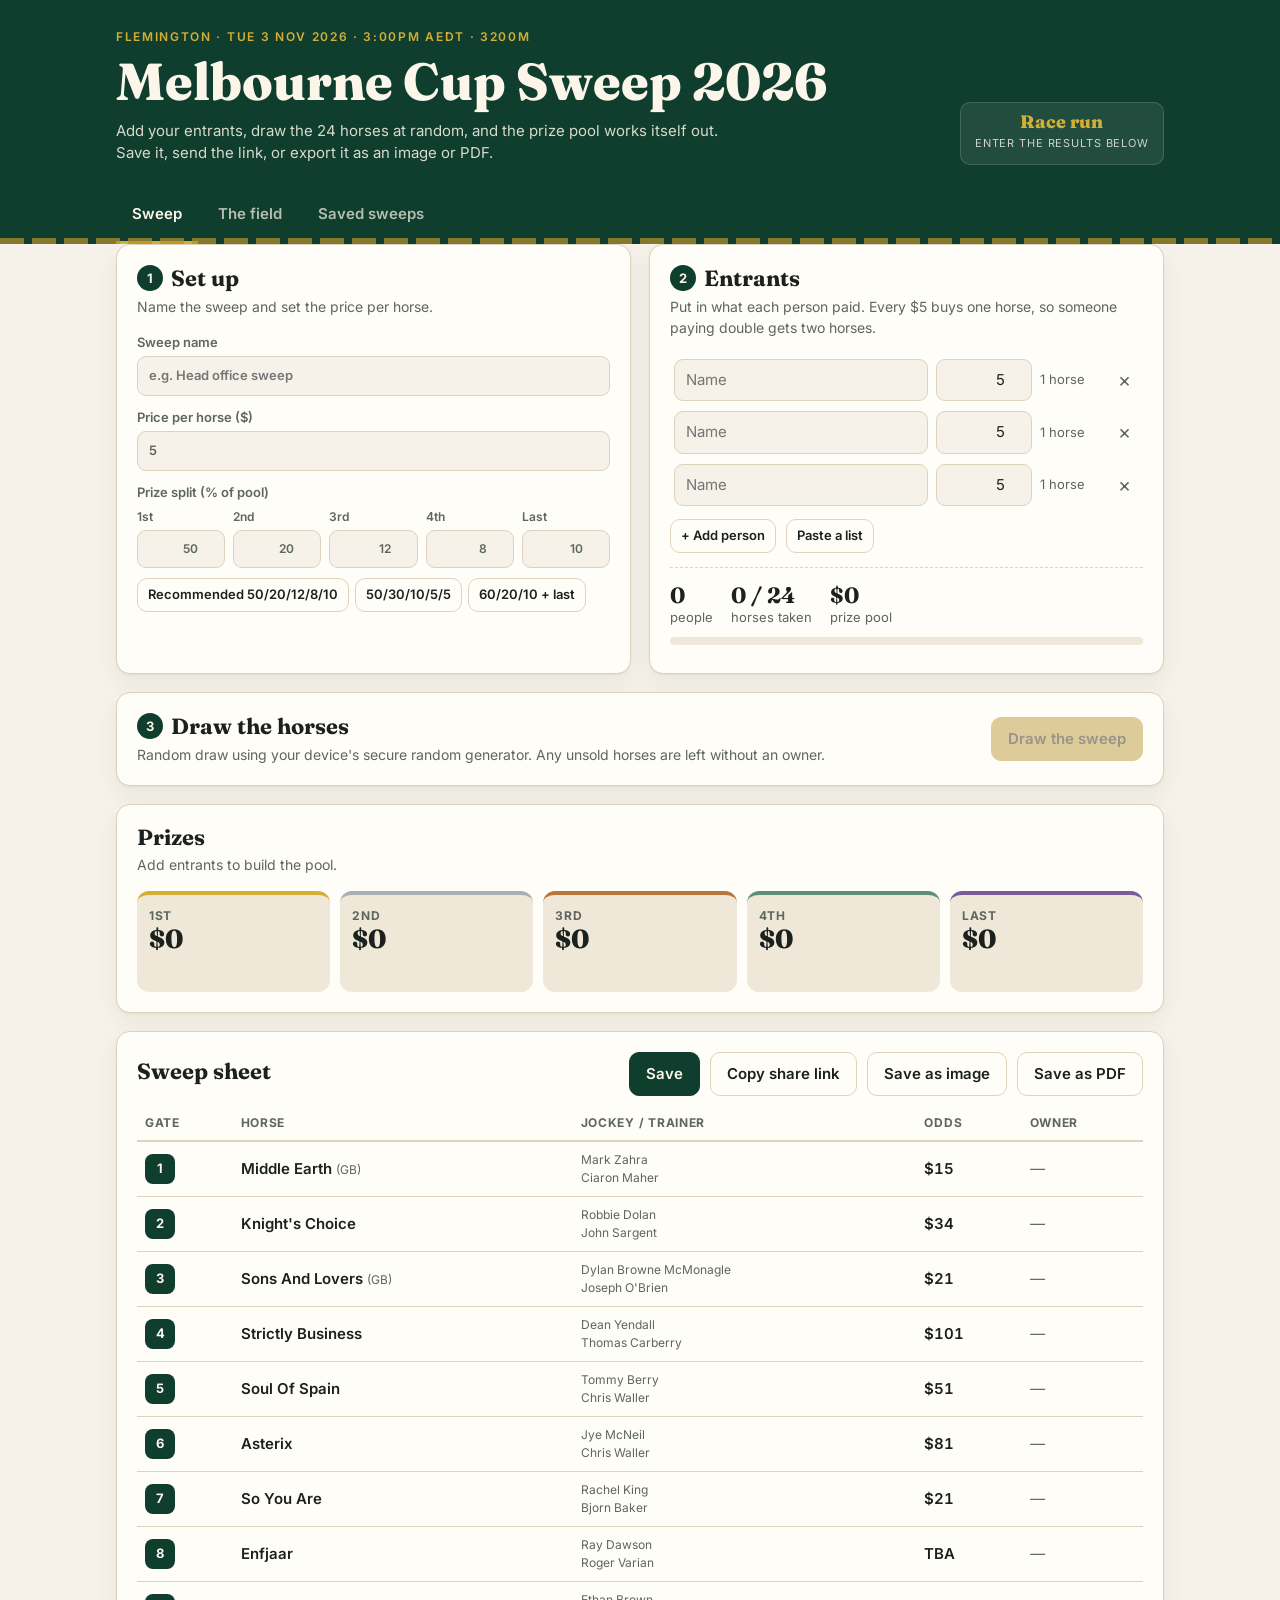
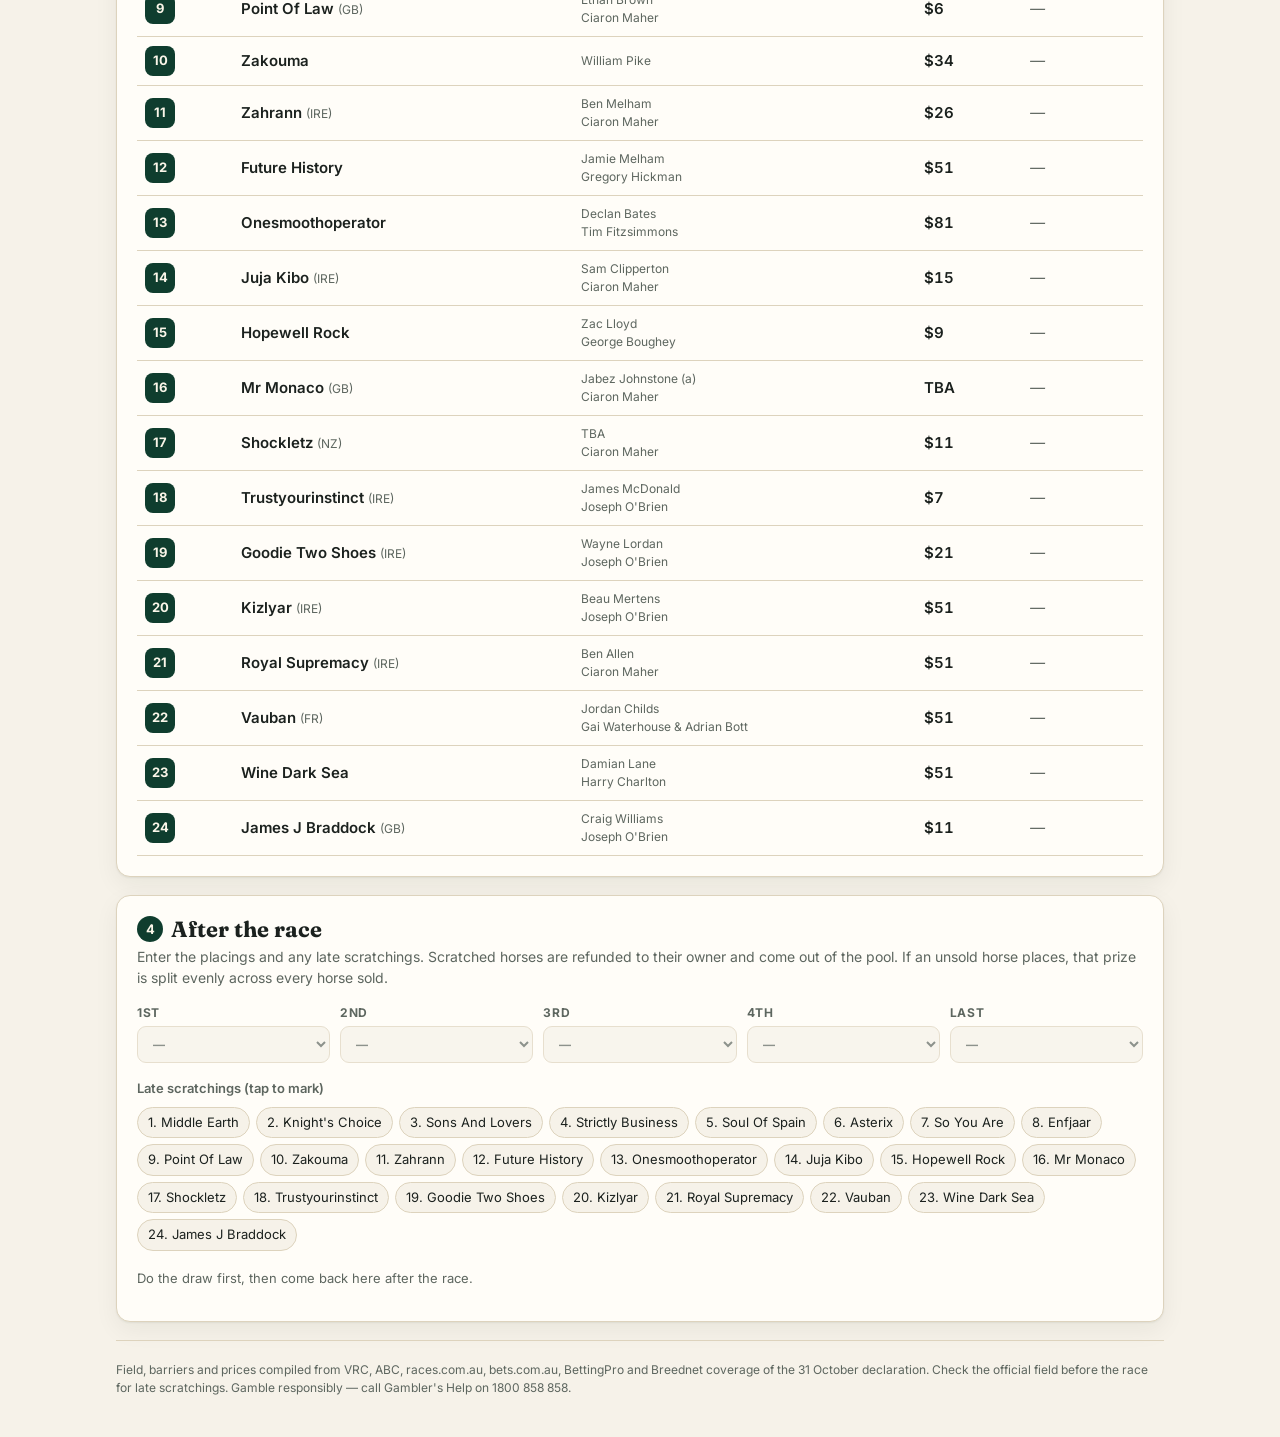
<file: melbourne-cup-sweep/index.html>
<!doctype html>
<html lang="en-AU">
<head>
<meta charset="utf-8">
<meta name="viewport" content="width=device-width, initial-scale=1">
<title>Melbourne Cup Sweep 2026</title>
<meta name="description" content="Run a 2026 Melbourne Cup sweep: add entrants, draw horses at random, work out the prizes and share it.">
<meta property="og:title" content="Melbourne Cup Sweep 2026">
<meta property="og:description" content="Add your names, draw the horses, share the sweep. Tuesday 3 November, Flemington.">
<link rel="icon" href="data:image/svg+xml,%3Csvg xmlns='http://www.w3.org/2000/svg' viewBox='0 0 64 64'%3E%3Ccircle cx='32' cy='32' r='30' fill='%230f3d2e'/%3E%3Cpath d='M20 18h24v6a12 12 0 0 1-24 0zM28 36h8v8h6v4H22v-4h6z' fill='%23d4af37'/%3E%3C/svg%3E">
<link rel="preconnect" href="https://fonts.googleapis.com">
<link rel="preconnect" href="https://fonts.gstatic.com" crossorigin>
<link href="https://fonts.googleapis.com/css2?family=Fraunces:opsz,wght@9..144,600;9..144,800&family=Inter:wght@400;500;600;700&display=swap" rel="stylesheet">
<style>
:root{
  --bg:#f6f2e9; --surface:#fffdf8; --surface-2:#efe8d8; --ink:#1b211e; --muted:#5d665f;
  --line:#ddd3bd; --green:#0f3d2e; --green-2:#17543f; --gold:#b8902a; --gold-soft:#f3e6bf;
  --red:#a33a2b; --on-green:#fbf6e9; --shadow:0 1px 2px rgba(20,30,25,.06),0 8px 24px rgba(20,30,25,.06);
  --p1:#d4af37; --p2:#a9b0b5; --p3:#b9773e; --p4:#5f8f7b; --plast:#7a5c9c;
}
@media (prefers-color-scheme: dark){
  :root:not([data-theme="light"]){
    --bg:#0e1411; --surface:#151d19; --surface-2:#1c2621; --ink:#ece7da; --muted:#9ba69f;
    --line:#2b3832; --green:#123f30; --green-2:#1b5843; --gold:#d9b54e; --gold-soft:#3a3320;
    --red:#e07a68; --on-green:#fbf6e9; --shadow:none;
  }
}
:root[data-theme="dark"]{
  --bg:#0e1411; --surface:#151d19; --surface-2:#1c2621; --ink:#ece7da; --muted:#9ba69f;
  --line:#2b3832; --green:#123f30; --green-2:#1b5843; --gold:#d9b54e; --gold-soft:#3a3320;
  --red:#e07a68; --on-green:#fbf6e9; --shadow:none;
}
*{box-sizing:border-box}
html,body{margin:0}
body{background:var(--bg);color:var(--ink);font:15px/1.5 Inter,system-ui,sans-serif;-webkit-font-smoothing:antialiased}
h1,h2,h3{font-family:Fraunces,Georgia,serif;margin:0;line-height:1.15}
button,input,select{font:inherit;color:inherit}
.wrap{max-width:1080px;margin:0 auto;padding:0 16px}

/* Hero */
.hero{background:var(--green);color:var(--on-green);padding:28px 0 0;position:relative;overflow:hidden}
.hero::after{content:"";position:absolute;inset:auto 0 0 0;height:6px;background:repeating-linear-gradient(90deg,var(--gold) 0 24px,transparent 24px 32px);opacity:.7}
.hero .eyebrow{letter-spacing:.14em;text-transform:uppercase;font-size:12px;font-weight:600;color:var(--p1)}
.hero h1{font-size:clamp(30px,6vw,52px);font-weight:800;margin:6px 0 8px}
.hero p{margin:0;opacity:.85;max-width:620px}
.hero-row{display:flex;flex-wrap:wrap;gap:20px;align-items:flex-end;justify-content:space-between;padding-bottom:22px}
.countdown{display:flex;gap:10px}
.countdown div{background:rgba(255,255,255,.08);border:1px solid rgba(255,255,255,.15);border-radius:10px;padding:8px 10px;min-width:62px;text-align:center}
.countdown b{display:block;font:800 24px/1 Fraunces,serif;color:var(--p1)}
.countdown span{font-size:11px;text-transform:uppercase;letter-spacing:.08em;opacity:.8}
.tabs{display:flex;gap:4px;margin-top:4px}
.tab{background:none;border:0;color:var(--on-green);opacity:.7;padding:12px 16px 16px;cursor:pointer;font-weight:600;border-bottom:3px solid transparent}
.tab[aria-selected="true"]{opacity:1;border-color:var(--p1)}

main{padding:24px 0 60px}
.panel{display:none}.panel.on{display:block}
.card{background:var(--surface);border:1px solid var(--line);border-radius:14px;padding:20px;box-shadow:var(--shadow);margin-bottom:18px}
.card h2{font-size:22px;margin-bottom:4px}
.card .sub{color:var(--muted);margin:0 0 16px;font-size:14px}
.step{display:inline-grid;place-items:center;width:26px;height:26px;border-radius:50%;background:var(--green);color:var(--on-green);font:700 13px Inter;margin-right:8px;vertical-align:3px}
.grid2{display:grid;grid-template-columns:1fr 1fr;gap:18px}
@media (max-width:820px){.grid2{grid-template-columns:1fr}}
label.f{display:block;font-size:13px;font-weight:600;color:var(--muted);margin-bottom:12px}
label.f input,label.f select{display:block;width:100%;margin-top:4px}
input[type=text],input[type=number],select{background:var(--bg);border:1px solid var(--line);border-radius:9px;padding:9px 11px;min-width:0}
input:focus,select:focus,button:focus-visible{outline:2px solid var(--gold);outline-offset:1px}
.row{display:flex;gap:10px;flex-wrap:wrap;align-items:center}
.btn{border:1px solid var(--line);background:var(--surface);border-radius:10px;padding:10px 16px;font-weight:600;cursor:pointer;display:inline-flex;align-items:center;gap:8px}
.btn:hover{border-color:var(--gold)}
.btn.primary{background:var(--green);color:var(--on-green);border-color:var(--green)}
.btn.primary:hover{background:var(--green-2)}
.btn.gold{background:var(--gold);color:#1b1608;border-color:var(--gold)}
.btn.ghost{background:none}
.btn.danger{color:var(--red)}
.btn:disabled{opacity:.45;cursor:not-allowed}
.btn.small{padding:6px 10px;font-size:13px}
.split{display:grid;grid-template-columns:repeat(5,1fr);gap:8px}
@media (max-width:560px){.split{grid-template-columns:repeat(3,1fr)}}
.split label{font-size:12px;font-weight:600;color:var(--muted)}
.split input{width:100%;margin-top:4px;text-align:right}
.note{font-size:13px;color:var(--muted)}
.warn{color:var(--red);font-size:13px;font-weight:600}
.presets{display:flex;gap:6px;flex-wrap:wrap;margin-top:10px}

/* entrants */
.people{width:100%;border-collapse:collapse}
.people td{padding:5px 4px;vertical-align:middle}
.people input[type=text]{width:100%}
.people input[type=number]{width:96px;text-align:right}
.people .tix{font-size:13px;color:var(--muted);white-space:nowrap;width:70px}
.x{background:none;border:0;color:var(--muted);cursor:pointer;font-size:20px;line-height:1;padding:4px 8px;border-radius:6px}
.x:hover{color:var(--red);background:var(--surface-2)}
.totals{display:flex;gap:18px;flex-wrap:wrap;margin-top:14px;padding-top:14px;border-top:1px dashed var(--line)}
.totals div{font-size:13px;color:var(--muted)}
.totals b{display:block;font:700 22px/1.2 Fraunces,serif;color:var(--ink)}
.meter{height:8px;background:var(--surface-2);border-radius:9px;overflow:hidden;margin-top:10px}
.meter i{display:block;height:100%;background:var(--gold);transition:width .3s}

/* prizes */
.prizes{display:grid;grid-template-columns:repeat(5,1fr);gap:10px}
@media (max-width:700px){.prizes{grid-template-columns:repeat(2,1fr)}}
.prize{border-radius:12px;padding:12px;background:var(--surface-2);border-top:4px solid var(--c)}
.prize .lbl{font-size:12px;font-weight:700;text-transform:uppercase;letter-spacing:.06em;color:var(--muted)}
.prize .amt{font:800 26px/1.1 Fraunces,serif}
.prize .who{font-size:13px;margin-top:6px;min-height:20px}
.prize .who b{display:block}

/* sweep sheet */
.sheet{width:100%;border-collapse:collapse}
.sheet th{font-size:12px;text-transform:uppercase;letter-spacing:.06em;color:var(--muted);text-align:left;padding:8px 8px;border-bottom:2px solid var(--line)}
.sheet td{padding:9px 8px;border-bottom:1px solid var(--line);vertical-align:middle}
.sheet tr.reveal{animation:pop .45s ease both}
@keyframes pop{from{opacity:0;transform:translateY(6px)}to{opacity:1;transform:none}}
.gate{display:inline-grid;place-items:center;min-width:30px;height:30px;border-radius:8px;background:var(--green);color:var(--on-green);font-weight:700;font-size:13px}
.horse{font-weight:600}
.meta{font-size:12px;color:var(--muted)}
.odds{font-variant-numeric:tabular-nums;font-weight:600;white-space:nowrap}
.owner{font-weight:600}
.owner.none{color:var(--muted);font-weight:400;font-style:italic}
.badge{display:inline-block;font-size:11px;font-weight:700;border-radius:20px;padding:2px 8px;margin-left:6px;vertical-align:1px;color:#fff;background:var(--c)}
.scr .horse,.scr .owner{text-decoration:line-through;opacity:.55}
.hide-sm{}
@media (max-width:640px){.hide-sm{display:none}.sheet td,.sheet th{padding:8px 5px}}

/* results */
.res{display:grid;grid-template-columns:repeat(5,1fr);gap:10px}
@media (max-width:820px){.res{grid-template-columns:1fr 1fr}}
.res label{font-size:12px;font-weight:700;color:var(--muted);text-transform:uppercase;letter-spacing:.05em}
.res select{width:100%;margin-top:4px}
.scratch{display:flex;flex-wrap:wrap;gap:6px;margin-top:8px}
.chip{border:1px solid var(--line);background:var(--bg);border-radius:20px;padding:5px 10px;font-size:13px;cursor:pointer}
.chip[aria-pressed="true"]{background:var(--red);border-color:var(--red);color:#fff}
.payouts{width:100%;border-collapse:collapse;margin-top:6px}
.payouts td{padding:7px 4px;border-bottom:1px solid var(--line)}
.payouts td:last-child{text-align:right;font-weight:700;font-variant-numeric:tabular-nums}

/* field */
.field-grid{display:grid;grid-template-columns:repeat(auto-fill,minmax(300px,1fr));gap:14px}
.hc{background:var(--surface);border:1px solid var(--line);border-radius:14px;padding:16px;box-shadow:var(--shadow);display:flex;flex-direction:column;gap:8px}
.hc-top{display:flex;gap:12px;align-items:flex-start}
.hc h3{font-size:19px}
.hc .odds-big{margin-left:auto;font:800 22px/1 Fraunces,serif;color:var(--green-2);white-space:nowrap}
:root[data-theme="dark"] .hc .odds-big{color:var(--gold)}
@media (prefers-color-scheme: dark){:root:not([data-theme="light"]) .hc .odds-big{color:var(--gold)}}
.hc dl{display:grid;grid-template-columns:auto 1fr;gap:2px 10px;margin:0;font-size:13px}
.hc dt{color:var(--muted)}.hc dd{margin:0;font-weight:500}
.hc p{margin:0;font-size:14px}
.fav{background:var(--gold-soft);color:var(--ink);font-size:11px;font-weight:700;border-radius:20px;padding:2px 8px;text-transform:uppercase;letter-spacing:.05em}
.sortbar{display:flex;gap:8px;align-items:center;margin-bottom:14px;flex-wrap:wrap}

/* saved */
.saved{display:flex;flex-direction:column;gap:10px}
.saved-item{display:flex;gap:12px;align-items:center;justify-content:space-between;flex-wrap:wrap;background:var(--surface);border:1px solid var(--line);border-radius:12px;padding:14px 16px}
.saved-item b{font-size:16px}

.toast{position:fixed;left:50%;bottom:24px;transform:translateX(-50%) translateY(20px);background:var(--ink);color:var(--bg);padding:10px 16px;border-radius:10px;font-weight:600;opacity:0;pointer-events:none;transition:.25s;z-index:50;max-width:calc(100% - 32px);text-align:center}
.toast.on{opacity:1;transform:translateX(-50%)}
.banner{background:var(--gold-soft);border:1px solid var(--gold);border-radius:12px;padding:12px 16px;margin-bottom:18px;font-size:14px;display:flex;gap:12px;align-items:center;justify-content:space-between;flex-wrap:wrap}
footer{color:var(--muted);font-size:12px;padding:20px 0 40px;border-top:1px solid var(--line)}
footer a{color:inherit}
.empty{color:var(--muted);text-align:center;padding:28px 10px}

/* export card (rendered off-screen) */
#exportHost{position:fixed;left:-10000px;top:0}
.ex{width:1000px;background:#fffdf8;color:#1b211e;font-family:Inter,sans-serif;padding:0 0 28px}
.ex-head{background:#0f3d2e;color:#fbf6e9;padding:30px 40px 26px;position:relative}
.ex-head::after{content:"";position:absolute;left:0;right:0;bottom:0;height:6px;background:repeating-linear-gradient(90deg,#d4af37 0 24px,transparent 24px 32px)}
.ex-head .e{font-size:13px;letter-spacing:.14em;text-transform:uppercase;color:#d4af37;font-weight:700}
.ex-head h1{font:800 40px/1.1 Fraunces,serif;margin:6px 0}
.ex-head p{margin:0;opacity:.85;font-size:15px}
.ex-prizes{display:grid;grid-template-columns:repeat(5,1fr);gap:10px;padding:22px 40px 6px}
.ex-prizes div{background:#efe8d8;border-radius:10px;padding:10px 12px;border-top:4px solid var(--c)}
.ex-prizes span{font-size:11px;font-weight:700;letter-spacing:.06em;text-transform:uppercase;color:#5d665f}
.ex-prizes b{display:block;font:800 24px/1.1 Fraunces,serif}
.ex-prizes em{display:block;font-style:normal;font-size:13px;font-weight:600;margin-top:4px}
.ex-cols{display:grid;grid-template-columns:1fr 1fr;gap:0 26px;padding:14px 40px 0}
.ex-row{display:grid;grid-template-columns:34px 1fr auto;gap:10px;align-items:center;padding:8px 0;border-bottom:1px solid #e4dccb}
.ex-row .g{width:30px;height:30px;border-radius:7px;background:#0f3d2e;color:#fbf6e9;display:grid;place-items:center;font-weight:700;font-size:13px}
.ex-row .h{font-weight:700;font-size:15px}
.ex-row .o{font-size:13px;color:#5d665f}
.ex-row .w{font-weight:700;font-size:15px;text-align:right}
.ex-row .w.n{color:#9a9a9a;font-weight:400;font-style:italic}
.ex-row.scr .h,.ex-row.scr .w{text-decoration:line-through;opacity:.5}
.ex-tag{display:inline-block;font-size:10px;font-weight:800;color:#fff;border-radius:20px;padding:2px 7px;margin-left:6px;background:var(--c);vertical-align:2px}
.ex-foot{padding:16px 40px 0;font-size:12px;color:#5d665f;display:flex;justify-content:space-between}
</style>
</head>
<body>
<header class="hero">
  <div class="wrap">
    <div class="hero-row">
      <div>
        <div class="eyebrow">Flemington · Tue 3 Nov 2026 · 3:00pm AEDT · 3200m</div>
        <h1>Melbourne Cup Sweep 2026</h1>
        <p>Add your entrants, draw the 24 horses at random, and the prize pool works itself out. Save it, send the link, or export it as an image or PDF.</p>
      </div>
      <div class="countdown" id="countdown" aria-label="Countdown to the race"></div>
    </div>
    <nav class="tabs" role="tablist">
      <button class="tab" role="tab" aria-selected="true" data-tab="sweep">Sweep</button>
      <button class="tab" role="tab" aria-selected="false" data-tab="field">The field</button>
      <button class="tab" role="tab" aria-selected="false" data-tab="saved">Saved sweeps</button>
    </nav>
  </div>
</header>

<main class="wrap">
  <!-- SWEEP -->
  <section class="panel on" id="p-sweep">
    <div id="sharedBanner"></div>

    <div class="grid2">
      <div class="card">
        <h2><span class="step">1</span>Set up</h2>
        <p class="sub">Name the sweep and set the price per horse.</p>
        <label class="f">Sweep name
          <input type="text" id="sName" maxlength="60" placeholder="e.g. Head office sweep">
        </label>
        <label class="f">Price per horse ($)
          <input type="number" id="sPrice" min="1" step="1" inputmode="decimal">
        </label>
        <div style="font-size:13px;font-weight:600;color:var(--muted);margin-bottom:6px">Prize split (% of pool)</div>
        <div class="split" id="split"></div>
        <div class="presets">
          <button class="btn small ghost" data-preset="50,20,12,8,10">Recommended 50/20/12/8/10</button>
          <button class="btn small ghost" data-preset="50,30,10,5,5">50/30/10/5/5</button>
          <button class="btn small ghost" data-preset="60,20,10,0,10">60/20/10 + last</button>
        </div>
        <div id="splitWarn" class="warn" style="margin-top:8px"></div>
      </div>

      <div class="card">
        <h2><span class="step">2</span>Entrants</h2>
        <p class="sub">Put in what each person paid. Every <span id="priceTxt">$5</span> buys one horse, so someone paying double gets two horses.</p>
        <table class="people"><tbody id="people"></tbody></table>
        <div class="row" style="margin-top:8px">
          <button class="btn small" id="addPerson">+ Add person</button>
          <button class="btn small ghost" id="bulkBtn">Paste a list</button>
        </div>
        <div id="bulkBox" style="display:none;margin-top:10px">
          <textarea id="bulkText" rows="5" style="width:100%;background:var(--bg);border:1px solid var(--line);border-radius:9px;padding:9px;font:inherit;color:inherit" placeholder="One per line. Add an amount after a comma if it's not the standard price, e.g.&#10;Sarah&#10;Tom, 10&#10;Priya"></textarea>
          <div class="row" style="margin-top:6px"><button class="btn small primary" id="bulkAdd">Add these</button></div>
        </div>
        <div class="totals">
          <div><b id="tPeople">0</b>people</div>
          <div><b id="tTix">0 / 24</b>horses taken</div>
          <div><b id="tPool">$0</b>prize pool</div>
        </div>
        <div class="meter"><i id="tMeter" style="width:0"></i></div>
        <div id="peopleWarn" class="warn" style="margin-top:8px"></div>
      </div>
    </div>

    <div class="card">
      <div class="row" style="justify-content:space-between">
        <div>
          <h2><span class="step">3</span>Draw the horses</h2>
          <p class="sub" style="margin:0">Random draw using your device's secure random generator. Any unsold horses are left without an owner.</p>
        </div>
        <div class="row">
          <button class="btn gold" id="drawBtn">Draw the sweep</button>
          <button class="btn ghost danger" id="clearDraw" style="display:none">Clear draw</button>
        </div>
      </div>
    </div>

    <div class="card">
      <h2>Prizes</h2>
      <p class="sub" id="prizeSub">Calculated from the pool and split above. Rounded to whole dollars; any rounding goes to 1st.</p>
      <div class="prizes" id="prizes"></div>
    </div>

    <div class="card" id="sheetCard">
      <div class="row" style="justify-content:space-between;margin-bottom:10px">
        <h2 id="sheetTitle">Sweep sheet</h2>
        <div class="row">
          <button class="btn primary" id="saveBtn">Save</button>
          <button class="btn" id="shareBtn">Copy share link</button>
          <button class="btn" id="pngBtn">Save as image</button>
          <button class="btn" id="pdfBtn">Save as PDF</button>
        </div>
      </div>
      <div style="overflow-x:auto">
        <table class="sheet">
          <thead><tr><th>Gate</th><th>Horse</th><th class="hide-sm">Jockey / Trainer</th><th>Odds</th><th>Owner</th></tr></thead>
          <tbody id="sheet"></tbody>
        </table>
      </div>
    </div>

    <div class="card">
      <h2><span class="step">4</span>After the race</h2>
      <p class="sub">Enter the placings and any late scratchings. Scratched horses are refunded to their owner and come out of the pool. If an unsold horse places, that prize is split evenly across every horse sold.</p>
      <div class="res" id="results"></div>
      <div style="margin-top:16px;font-size:13px;font-weight:600;color:var(--muted)">Late scratchings (tap to mark)</div>
      <div class="scratch" id="scratch"></div>
      <div id="payoutWrap" style="margin-top:18px"></div>
    </div>
  </section>

  <!-- FIELD -->
  <section class="panel" id="p-field">
    <div class="card" style="padding:16px 20px">
      <p style="margin:0">Final field and barrier draw as declared Saturday 31 October 2026. Saint George and Defiantly were withdrawn during the week; Kizlyar and Future History came into the field. Odds are an approximate fixed-odds snapshot from 1 November and will move before the jump.</p>
    </div>
    <div class="sortbar">
      <span class="note">Sort by</span>
      <button class="btn small" data-sort="gate">Barrier</button>
      <button class="btn small" data-sort="odds">Odds</button>
      <button class="btn small" data-sort="name">Name</button>
    </div>
    <div class="field-grid" id="fieldGrid"></div>
  </section>

  <!-- SAVED -->
  <section class="panel" id="p-saved">
    <div class="card">
      <h2>Saved sweeps</h2>
      <p class="sub">Sweeps saved on this device. To get a sweep onto someone else's phone, use "Copy share link" — the link carries the whole sweep, including the draw and results.</p>
      <div class="row" style="margin-bottom:14px"><button class="btn primary" id="newSweep">+ Start a new sweep</button></div>
      <div class="saved" id="savedList"></div>
    </div>
  </section>

  <footer>
    Field, barriers and prices compiled from VRC, ABC, races.com.au, bets.com.au, BettingPro and Breednet coverage of the 31 October declaration. Check the official field before the race for late scratchings. Gamble responsibly — call Gambler's Help on 1800 858 858.
  </footer>
</main>

<div id="exportHost"></div>
<div class="toast" id="toast"></div>

<script>
/* ---------------- FIELD DATA (by barrier) ---------------- */
const FIELD = [
 {b:1, n:"Middle Earth", c:"GB", t:"Ciaron Maher", j:"Mark Zahra", w:56.5, o:15,
  s:"Seven-year-old gelding from the powerful Maher stable, one of the trainer's seven runners. Drew the rail with Mark Zahra aboard, so he should get every chance from the inside."},
 {b:2, n:"Knight's Choice", c:"", t:"John Sargent", j:"Robbie Dolan", w:null, o:34,
  s:"The 2024 Melbourne Cup winner, reunited with Robbie Dolan, who rode him to that famous upset. Proven at 3200m at Flemington and drawn beautifully in 2."},
 {b:3, n:"Sons And Lovers", c:"GB", t:"Joseph O'Brien", j:"Dylan Browne McMonagle", w:57.5, o:21,
  s:"Topweight of the race at 57.5kg. Leads the five-strong raid from two-time Cup-winning trainer Joseph O'Brien and has a lovely draw in 3."},
 {b:4, n:"Strictly Business", c:"", t:"Thomas Carberry", j:"Dean Yendall", w:53, o:101,
  s:"Rank outsider at triple figures, but gets in light at 53kg and has a good inside gate. A true roughie for the sweep."},
 {b:5, n:"Soul Of Spain", c:"", t:"Chris Waller", j:"Tommy Berry", w:54.5, o:51,
  s:"Chris Waller stayer with Tommy Berry booked. Drawn nicely in 5 at 54.5kg; needs to find a lot to win, but in good hands."},
 {b:6, n:"Asterix", c:"", t:"Chris Waller", j:"Jye McNeil", w:55, o:81,
  s:"Waller's second string, ridden by Cup-winning jockey Jye McNeil. Long odds but a handy draw in 6."},
 {b:7, n:"So You Are", c:"", t:"Bjorn Baker", j:"Rachel King", w:54, o:21,
  s:"The big mover of the spring — crashed in from triple-figure odds to around $21. Rachel King rides from a good gate in 7."},
 {b:8, n:"Enfjaar", c:"", t:"Roger Varian", j:"Ray Dawson", w:56, o:null,
  s:"English raider from Roger Varian's yard. Ran a strong third in the Caulfield Cup two weeks ago, the best Cup lead-up form in the field. Drawn well in 8."},
 {b:9, n:"Point Of Law", c:"GB", t:"Ciaron Maher", j:"Ethan Brown", w:53, o:6, fav:true,
  s:"Race favourite. Too good at Geelong after racing on a hot speed in the Geelong Cup, and drew barrier 9 to stay in the box seat. Light weight at 53kg — the one to beat."},
 {b:10, n:"Zakouma", c:"", t:"", j:"William Pike", w:52, o:34,
  s:"Six-year-old gelding with WA champion William Pike in the saddle. Light at 52kg from a midfield draw — each-way value at the price."},
 {b:11, n:"Zahrann", c:"IRE", t:"Ciaron Maher", j:"Ben Melham", w:null, o:26,
  s:"Another Maher runner. Drew 11, statistically the best gate in Cup history with nine winners. Ben Melham rides."},
 {b:12, n:"Future History", c:"", t:"Gregory Hickman", j:"Jamie Melham", w:53.5, o:51,
  s:"Lucky to be here — got a start after withdrawals during the week. Jamie Melham rides."},
 {b:13, n:"Onesmoothoperator", c:"", t:"Tim Fitzsimmons", j:"Declan Bates", w:54.5, o:81,
  s:"Among the longest prices in the market. Declan Bates rides for Tim Fitzsimmons from gate 13."},
 {b:14, n:"Juja Kibo", c:"IRE", t:"Ciaron Maher", j:"Sam Clipperton", w:55, o:15,
  s:"One of Maher's better-fancied runners at around $15. Sam Clipperton rides at 55kg from 14."},
 {b:15, n:"Hopewell Rock", c:"", t:"George Boughey", j:"Zac Lloyd", w:null, o:9,
  s:"Third favourite. Beat Geelong Cup runner-up Small Fry at Goodwood and handles rain-affected ground, which may suit with rain forecast. Unproven at 3200m. Rising star Zac Lloyd rides."},
 {b:16, n:"Mr Monaco", c:"GB", t:"Ciaron Maher", j:"Jabez Johnstone (a)", w:52.5, o:null,
  s:"Maher runner with an apprentice aboard, so he's well in at 52.5kg. Drawn out in 16."},
 {b:17, n:"Shockletz", c:"NZ", t:"Ciaron Maher", j:"", w:51, o:11,
  s:"Lightweight at 51kg and well backed at $11. Maher eased off her after she won her qualifier, with everything aimed at Cup day."},
 {b:18, n:"Trustyourinstinct", c:"IRE", t:"Joseph O'Brien", j:"James McDonald", w:null, o:7,
  s:"Second favourite. Irish stayer with James McDonald aboard, fresh from a four-timer on Derby Day. Firmed steadily in the market; drawn wide-ish in 18."},
 {b:19, n:"Goodie Two Shoes", c:"IRE", t:"Joseph O'Brien", j:"Wayne Lordan", w:55, o:21,
  s:"Eight-year-old mare by Fastnet Rock for Joseph O'Brien. Wayne Lordan travels out to ride. Tough draw in 19."},
 {b:20, n:"Kizlyar", c:"IRE", t:"Joseph O'Brien", j:"Beau Mertens", w:null, o:51,
  s:"Late inclusion after well-fancied stablemate Defiantly failed a vet check. Beau Mertens rides from 20."},
 {b:21, n:"Royal Supremacy", c:"IRE", t:"Ciaron Maher", j:"Ben Allen", w:56, o:51,
  s:"Rounds out Maher's seven. Carries 56kg from a wide draw in 21 — needs luck."},
 {b:22, n:"Vauban", c:"FR", t:"Gai Waterhouse & Adrian Bott", j:"Jordan Childs", w:56.5, o:51,
  s:"Nine-year-old veteran, once a Cup favourite. Barrier 22 is the widest gate to produce a winner in 25 years (Brew, 2000)."},
 {b:23, n:"Wine Dark Sea", c:"", t:"Harry Charlton", j:"Damian Lane", w:null, o:51,
  s:"English stayer with Damian Lane aboard. Drew wide again after a wide gate in the Caulfield Cup."},
 {b:24, n:"James J Braddock", c:"GB", t:"Joseph O'Brien", j:"Craig Williams", w:53.5, o:11,
  s:"Well fancied around $11 with Craig Williams, but copped the widest gate of all. Needs Williams to work some magic early."},
];
const PLACES = [
  {k:"1st", c:"var(--p1)", hex:"#d4af37"},
  {k:"2nd", c:"var(--p2)", hex:"#a9b0b5"},
  {k:"3rd", c:"var(--p3)", hex:"#b9773e"},
  {k:"4th", c:"var(--p4)", hex:"#5f8f7b"},
  {k:"Last", c:"var(--plast)", hex:"#7a5c9c"},
];
const RACE_TIME = Date.UTC(2026,10,3,4,0,0); // 3:00pm AEDT
const byGate = b => FIELD.find(h => h.b === b);
const fmtOdds = o => o ? "$" + (o % 1 ? o.toFixed(2) : o) : "TBA";
const money = n => "$" + (Math.round(n*100)/100).toLocaleString("en-AU", {minimumFractionDigits: n % 1 ? 2 : 0, maximumFractionDigits: 2});
const esc = s => String(s ?? "").replace(/[&<>"']/g, c => ({"&":"&amp;","<":"&lt;",">":"&gt;",'"':"&quot;","'":"&#39;"}[c]));

/* ---------------- STATE ---------------- */
const store = {
  get(k, d){ try { const v = localStorage.getItem(k); return v ? JSON.parse(v) : d; } catch(e){ return d; } },
  set(k, v){ try { localStorage.setItem(k, JSON.stringify(v)); return true; } catch(e){ return false; } }
};
function blank(){
  return { id: Math.random().toString(36).slice(2,10), name:"", price:5, split:[50,20,12,8,10],
    people:[{n:"",a:5},{n:"",a:5},{n:"",a:5}], draw:null, res:[0,0,0,0,0], scr:[], saved:0 };
}
let S = blank();
let fromLink = false;

/* ---------------- CALCULATIONS ---------------- */
function tickets(p){ const a = Number(p.a)||0; return S.price > 0 ? Math.floor(a / S.price + 1e-9) : 0; }
function activePeople(){ return S.people.map((p,i)=>({...p,i})).filter(p => p.n.trim() && tickets(p) > 0); }
function totalTickets(){ return activePeople().reduce((t,p)=>t+tickets(p),0); }

// owner index (into S.people) for each barrier, or -1
function ownerOf(b){ if(!S.draw) return -1; const v = S.draw[b-1]; return v == null ? -1 : v; }

function calc(){
  const sold = S.draw ? FIELD.filter(h => ownerOf(h.b) >= 0).length : totalTickets();
  const scratchedSold = S.draw ? S.scr.filter(b => ownerOf(b) >= 0).length : 0;
  const pool = Math.max(0, (sold - scratchedSold) * S.price);
  const raw = S.split.map(p => pool * (Number(p)||0) / 100);
  const amts = raw.map(Math.floor);
  const rem = Math.round((pool - amts.reduce((a,b)=>a+b,0))*100)/100;
  if (amts[0] != null) amts[0] = Math.round((amts[0] + rem)*100)/100;
  return {pool, amts, sold, scratchedSold};
}

function payouts(){
  const {amts, sold, scratchedSold} = calc();
  const out = {}; // personIndex -> {amt, lines:[]}
  const add = (i, amt, line) => { if(!out[i]) out[i] = {amt:0, lines:[]}; out[i].amt += amt; out[i].lines.push(line); };
  S.scr.forEach(b => { const o = ownerOf(b); if (o >= 0) add(o, S.price, `Refund — ${byGate(b).n} scratched`); });
  const liveSold = FIELD.filter(h => ownerOf(h.b) >= 0 && !S.scr.includes(h.b));
  S.res.forEach((b, k) => {
    if (!b || !amts[k]) return;
    const o = ownerOf(b);
    if (o >= 0) add(o, amts[k], `${PLACES[k].k} — ${byGate(b).n}`);
    else if (liveSold.length) {
      const share = amts[k] / liveSold.length;
      liveSold.forEach(h => add(ownerOf(h.b), share, `Share of ${PLACES[k].k} (unsold ${byGate(b).n})`));
    }
  });
  return out;
}

/* ---------------- RENDER ---------------- */
const $ = id => document.getElementById(id);

function renderSetup(){
  $("sName").value = S.name;
  $("sPrice").value = S.price;
  $("priceTxt").textContent = money(S.price);
  $("split").innerHTML = PLACES.map((p,k)=>`<label>${p.k}<input type="number" min="0" max="100" step="1" data-k="${k}" value="${S.split[k]}"></label>`).join("");
  splitWarn();
}
function splitWarn(){
  const sum = S.split.reduce((a,b)=>a+(Number(b)||0),0);
  $("splitWarn").textContent = sum === 100 ? "" : `Split adds up to ${sum}% — it needs to total 100%.`;
}

function renderPeople(){
  const locked = !!S.draw;
  $("people").innerHTML = S.people.map((p,i)=>`
    <tr>
      <td><input type="text" data-i="${i}" data-f="n" value="${esc(p.n)}" placeholder="Name" maxlength="40" ${locked?"disabled":""}></td>
      <td><input type="number" data-i="${i}" data-f="a" value="${p.a}" min="0" step="${S.price}" inputmode="decimal" aria-label="Amount paid" ${locked?"disabled":""}></td>
      <td class="tix">${tickets(p)} horse${tickets(p)===1?"":"s"}</td>
      <td>${locked?"":`<button class="x" data-del="${i}" aria-label="Remove">×</button>`}</td>
    </tr>`).join("");
  $("addPerson").disabled = locked; $("bulkBtn").disabled = locked;
  renderTotals();
}
function renderTotals(){
  const ap = activePeople(), t = totalTickets();
  $("tPeople").textContent = ap.length;
  $("tTix").textContent = `${S.draw ? FIELD.filter(h=>ownerOf(h.b)>=0).length : t} / 24`;
  $("tPool").textContent = money(calc().pool);
  $("tMeter").style.width = Math.min(100, t/24*100) + "%";
  const odd = S.people.filter(p => p.n.trim() && (Number(p.a)||0) % S.price > 0.001);
  let w = "";
  if (t > 24) w = `That's ${t} horses — there are only 24. Take ${t-24} off, or run a second sweep.`;
  else if (odd.length) w = `${odd.map(p=>esc(p.n)).join(", ")}: amount isn't a multiple of ${money(S.price)} — the extra won't count.`;
  if (S.draw) w = "The draw is done, so entrants are locked. Clear the draw to make changes.";
  $("peopleWarn").innerHTML = w;
  $("peopleWarn").style.color = S.draw ? "var(--muted)" : "";
  $("drawBtn").disabled = t === 0 || t > 24 || !!S.draw;
  $("clearDraw").style.display = S.draw ? "" : "none";
}

function renderPrizes(){
  const {amts, pool} = calc();
  const who = S.res.map(b => {
    if (!b) return "";
    const o = ownerOf(b), h = byGate(b);
    const nm = o >= 0 ? esc(S.people[o].n) : "<i>Unsold — shared</i>";
    return `<b>${nm}</b><span class="meta">${esc(h.n)}</span>`;
  });
  $("prizes").innerHTML = PLACES.map((p,k)=>`
    <div class="prize" style="--c:${p.c}">
      <div class="lbl">${p.k}</div>
      <div class="amt">${money(amts[k]||0)}</div>
      <div class="who">${who[k]||""}</div>
    </div>`).join("");
  $("prizeSub").textContent = pool ? `${money(pool)} pool${S.scr.some(b=>ownerOf(b)>=0)?" after scratching refunds":""}. Rounded to whole dollars; any rounding goes to 1st.` : "Add entrants to build the pool.";
}

function placeOf(b){ const k = S.res.indexOf(b); return k; }

function renderSheet(animate){
  $("sheetTitle").textContent = S.name ? S.name : "Sweep sheet";
  const rows = FIELD.map((h, idx) => {
    const o = ownerOf(h.b), k = placeOf(h.b), scr = S.scr.includes(h.b);
    const tag = k >= 0 ? `<span class="badge" style="--c:${PLACES[k].c}">${PLACES[k].k}</span>` : "";
    const owner = !S.draw ? `<span class="owner none">—</span>` : o >= 0 ? `<span class="owner">${esc(S.people[o].n)}</span>` : `<span class="owner none">Unsold</span>`;
    return `<tr class="${scr?"scr ":""}${animate?"reveal":""}" style="${animate?`animation-delay:${idx*70}ms`:""}">
      <td><span class="gate">${h.b}</span></td>
      <td><span class="horse">${esc(h.n)}</span>${h.c?` <span class="meta">(${h.c})</span>`:""}${tag}${scr?' <span class="meta">SCR</span>':""}</td>
      <td class="hide-sm meta">${esc(h.j||"TBA")}<br>${esc(h.t||"")}</td>
      <td class="odds">${fmtOdds(h.o)}</td>
      <td>${owner}</td>
    </tr>`;
  }).join("");
  $("sheet").innerHTML = rows;
}

function renderResults(){
  const opts = sel => `<option value="0">—</option>` + FIELD.map(h=>`<option value="${h.b}" ${sel===h.b?"selected":""} ${S.scr.includes(h.b)?"disabled":""}>${h.b}. ${esc(h.n)}${ownerOf(h.b)>=0?" — "+esc(S.people[ownerOf(h.b)].n):""}</option>`).join("");
  $("results").innerHTML = PLACES.map((p,k)=>`<label>${p.k}<select data-r="${k}" ${S.draw?"":"disabled"}>${opts(S.res[k])}</select></label>`).join("");
  $("scratch").innerHTML = FIELD.map(h=>`<button class="chip" data-scr="${h.b}" aria-pressed="${S.scr.includes(h.b)}">${h.b}. ${esc(h.n)}</button>`).join("");
  const dupes = S.res.filter(Boolean).length !== new Set(S.res.filter(Boolean)).size;
  const po = payouts();
  const ids = Object.keys(po);
  let html = "";
  if (dupes) html += `<p class="warn">The same horse is in more than one placing.</p>`;
  if (!S.draw) html += `<p class="note">Do the draw first, then come back here after the race.</p>`;
  else if (ids.length) {
    html += `<h3 style="font-size:18px;margin-bottom:4px">Who gets paid</h3><table class="payouts"><tbody>` +
      ids.sort((a,b)=>po[b].amt-po[a].amt).map(i=>`<tr><td><b>${esc(S.people[i].n)}</b><div class="meta">${po[i].lines.map(esc).join(" · ")}</div></td><td>${money(po[i].amt)}</td></tr>`).join("") +
      `</tbody></table>`;
  }
  $("payoutWrap").innerHTML = html;
}

function renderAll(animate){ renderSetup(); renderPeople(); renderPrizes(); renderSheet(animate); renderResults(); renderBanner(); }

function renderBanner(){
  $("sharedBanner").innerHTML = fromLink ? `<div class="banner"><span>You opened a shared sweep${S.name?`: <b>${esc(S.name)}</b>`:""}. Save it to keep it on this device.</span><button class="btn small primary" id="bannerSave">Save to this device</button></div>` : "";
  const bs = $("bannerSave"); if (bs) bs.onclick = () => { save(); fromLink = false; renderBanner(); };
}

/* ---------------- FIELD TAB ---------------- */
let fieldSort = "gate";
function renderField(){
  const list = [...FIELD];
  if (fieldSort === "odds") list.sort((a,b)=>(a.o||999)-(b.o||999));
  if (fieldSort === "name") list.sort((a,b)=>a.n.localeCompare(b.n));
  $("fieldGrid").innerHTML = list.map(h=>`
    <article class="hc">
      <div class="hc-top">
        <span class="gate" title="Barrier">${h.b}</span>
        <div><h3>${esc(h.n)}${h.c?` <span class="meta">(${h.c})</span>`:""}</h3>${h.fav?'<span class="fav">Favourite</span>':""}</div>
        <div class="odds-big">${fmtOdds(h.o)}</div>
      </div>
      <dl>
        <dt>Jockey</dt><dd>${esc(h.j||"TBA")}</dd>
        <dt>Trainer</dt><dd>${esc(h.t||"TBA")}</dd>
        <dt>Weight</dt><dd>${h.w?h.w+"kg":"TBA"}</dd>
        <dt>Barrier</dt><dd>${h.b}</dd>
      </dl>
      <p>${esc(h.s)}</p>
    </article>`).join("");
  document.querySelectorAll("[data-sort]").forEach(b=>b.classList.toggle("primary", b.dataset.sort===fieldSort));
}

/* ---------------- SAVED TAB ---------------- */
function savedAll(){ return store.get("mcs26.sweeps", {}); }
function save(quiet){
  const all = savedAll(); S.saved = Date.now(); all[S.id] = S;
  const ok = store.set("mcs26.sweeps", all); store.set("mcs26.current", S.id);
  if (!quiet) toast(ok ? "Saved on this device" : "Couldn't save on this device — use Copy share link instead");
  renderSaved();
}
function renderSaved(){
  const all = Object.values(savedAll()).sort((a,b)=>b.saved-a.saved);
  $("savedList").innerHTML = all.length ? all.map(s=>{
    const n = s.people.filter(p=>p.n.trim()).length;
    return `<div class="saved-item"><div><b>${esc(s.name||"Untitled sweep")}</b><div class="meta">${n} people · ${s.draw?"drawn":"not drawn yet"} · saved ${new Date(s.saved).toLocaleString("en-AU",{day:"numeric",month:"short",hour:"numeric",minute:"2-digit"})}</div></div>
      <div class="row"><button class="btn small primary" data-open="${s.id}">Open</button><button class="btn small ghost danger" data-rm="${s.id}">Delete</button></div></div>`;
  }).join("") : `<div class="empty">No saved sweeps yet.</div>`;
}

/* ---------------- SHARE LINK ---------------- */
function b64u(str){ return btoa(String.fromCharCode(...new TextEncoder().encode(str))).replace(/\+/g,"-").replace(/\//g,"_").replace(/=+$/,""); }
function unb64u(s){ s = s.replace(/-/g,"+").replace(/_/g,"/"); while(s.length%4) s+="="; return new TextDecoder().decode(Uint8Array.from(atob(s), c=>c.charCodeAt(0))); }
function packed(){
  // compact: drop empty rows
  const keep = []; const map = {};
  S.people.forEach((p,i)=>{ if(p.n.trim()){ map[i]=keep.length; keep.push([p.n.trim(), Number(p.a)||0]); } });
  const draw = S.draw ? S.draw.map(v => v == null || v < 0 ? -1 : (map[v] ?? -1)) : 0;
  return {v:1, i:S.id, n:S.name, p:S.price, s:S.split, e:keep, d:draw, r:S.res, x:S.scr};
}
function unpack(o){
  return { id:o.i||Math.random().toString(36).slice(2,10), name:o.n||"", price:o.p||5, split:o.s||[50,20,12,8,10],
    people:(o.e||[]).map(([n,a])=>({n,a})), draw:o.d||null, res:o.r||[0,0,0,0,0], scr:o.x||[], saved:0 };
}
function shareUrl(){ return location.origin + location.pathname + "#s=" + b64u(JSON.stringify(packed())); }

/* ---------------- DRAW ---------------- */
function rand(n){ const a = new Uint32Array(1); const lim = Math.floor(0x100000000 / n) * n; let x; do { crypto.getRandomValues(a); x = a[0]; } while (x >= lim); return x % n; }
function shuffle(arr){ for (let i = arr.length - 1; i > 0; i--){ const j = rand(i+1); [arr[i],arr[j]] = [arr[j],arr[i]]; } return arr; }
function doDraw(){
  const tix = []; activePeople().forEach(p => { for (let k=0;k<tickets(p);k++) tix.push(p.i); });
  if (!tix.length || tix.length > 24) return;
  // compact people list so indexes stay tidy
  const gates = shuffle(FIELD.map(h=>h.b));
  shuffle(tix);
  const draw = Array(24).fill(-1);
  tix.forEach((pi, k) => { draw[gates[k]-1] = pi; });
  S.draw = draw; S.res = [0,0,0,0,0]; S.scr = [];
  renderAll(true); save(true);
  $("sheetCard").scrollIntoView({behavior:"smooth", block:"start"});
  toast("Sweep drawn and saved");
}

/* ---------------- EXPORT ---------------- */
function loadScript(src){ return new Promise((ok, bad) => { if (document.querySelector(`script[src="${src}"]`)) return ok(); const s = document.createElement("script"); s.src = src; s.onload = ok; s.onerror = bad; document.head.appendChild(s); }); }
async function libs(pdf){
  await loadScript("https://cdnjs.cloudflare.com/ajax/libs/html2canvas/1.4.1/html2canvas.min.js");
  if (pdf) await loadScript("https://cdnjs.cloudflare.com/ajax/libs/jspdf/2.5.1/jspdf.umd.min.js");
}
function exportHtml(){
  const {amts, pool} = calc();
  const prize = PLACES.map((p,k)=>{
    const b = S.res[k]; let w = "";
    if (b){ const o = ownerOf(b); w = (o>=0?esc(S.people[o].n):"Shared") + " · " + esc(byGate(b).n); }
    return `<div style="--c:${p.hex}"><span>${p.k}</span><b>${money(amts[k]||0)}</b>${w?`<em>${w}</em>`:""}</div>`;
  }).join("");
  const row = h => {
    const o = ownerOf(h.b), k = placeOf(h.b), scr = S.scr.includes(h.b);
    return `<div class="ex-row ${scr?"scr":""}"><div class="g">${h.b}</div>
      <div><div class="h">${esc(h.n)}${k>=0?`<span class="ex-tag" style="--c:${PLACES[k].hex}">${PLACES[k].k}</span>`:""}</div><div class="o">${fmtOdds(h.o)}${h.j?" · "+esc(h.j):""}</div></div>
      <div class="w ${o<0?"n":""}">${S.draw ? (o>=0?esc(S.people[o].n):"Unsold") : "—"}</div></div>`;
  };
  return `<div class="ex">
    <div class="ex-head"><div class="e">Flemington · Tuesday 3 November 2026 · 3:00pm</div>
      <h1>${esc(S.name || "Melbourne Cup Sweep 2026")}</h1>
      <p>${activePeople().length} entrants · ${money(S.price)} a horse · ${money(pool)} prize pool</p></div>
    <div class="ex-prizes">${prize}</div>
    <div class="ex-cols"><div>${FIELD.slice(0,12).map(row).join("")}</div><div>${FIELD.slice(12).map(row).join("")}</div></div>
    <div class="ex-foot"><span>Number = barrier. Odds approximate as at 1 Nov.</span><span>${location.host || ""}</span></div>
  </div>`;
}
async function renderCanvas(){
  const host = $("exportHost"); host.innerHTML = exportHtml();
  try { await document.fonts.ready; } catch(e){}
  const c = await html2canvas(host.firstElementChild, {scale:2, backgroundColor:"#fffdf8", useCORS:true, logging:false});
  host.innerHTML = ""; return c;
}
function fileName(ext){ return (S.name || "melbourne-cup-sweep-2026").toLowerCase().replace(/[^a-z0-9]+/g,"-").replace(/^-|-$/g,"") + "." + ext; }
async function exportPng(){
  toast("Building image…");
  try {
    await libs(false); const c = await renderCanvas();
    const blob = await new Promise(r => c.toBlob(r, "image/png"));
    const file = new File([blob], fileName("png"), {type:"image/png"});
    if (navigator.canShare && navigator.canShare({files:[file]}) && matchMedia("(pointer:coarse)").matches) {
      try { await navigator.share({files:[file], title: S.name || "Melbourne Cup Sweep"}); return; } catch(e){ if (e.name === "AbortError") return; }
    }
    const a = document.createElement("a"); a.href = URL.createObjectURL(blob); a.download = file.name; a.click();
    setTimeout(()=>URL.revokeObjectURL(a.href), 4000); toast("Image saved");
  } catch(e){ toast("Couldn't build the image — check your connection and try again"); }
}
async function exportPdf(){
  toast("Building PDF…");
  try {
    await libs(true); const c = await renderCanvas();
    const { jsPDF } = window.jspdf; const pdf = new jsPDF({orientation:"portrait", unit:"mm", format:"a4"});
    const pw = 210, ph = 297, m = 8; const w = pw - m*2; let h = c.height * w / c.width;
    let ww = w; if (h > ph - m*2){ h = ph - m*2; ww = c.width * h / c.height; }
    pdf.addImage(c.toDataURL("image/jpeg", 0.95), "JPEG", (pw-ww)/2, m, ww, h);
    pdf.save(fileName("pdf")); toast("PDF saved");
  } catch(e){ toast("Couldn't build the PDF — check your connection and try again"); }
}

/* ---------------- UI WIRING ---------------- */
let tt; function toast(m){ const t = $("toast"); t.textContent = m; t.classList.add("on"); clearTimeout(tt); tt = setTimeout(()=>t.classList.remove("on"), 2600); }
let autosave; function changed(){ clearTimeout(autosave); autosave = setTimeout(()=>{ if (!fromLink) save(true); }, 600); }

document.querySelectorAll(".tab").forEach(t => t.onclick = () => {
  document.querySelectorAll(".tab").forEach(x => x.setAttribute("aria-selected", x===t));
  document.querySelectorAll(".panel").forEach(p => p.classList.toggle("on", p.id === "p-"+t.dataset.tab));
  if (t.dataset.tab === "saved") renderSaved();
});
$("sName").oninput = e => { S.name = e.target.value; renderSheet(); changed(); };
$("sPrice").oninput = e => { const v = Number(e.target.value); if (v > 0){ S.price = v; $("priceTxt").textContent = money(v); renderPeople(); renderPrizes(); renderResults(); changed(); } };
$("split").oninput = e => { const k = e.target.dataset.k; if (k == null) return; S.split[k] = Number(e.target.value)||0; splitWarn(); renderPrizes(); renderResults(); changed(); };
document.querySelectorAll("[data-preset]").forEach(b => b.onclick = () => { S.split = b.dataset.preset.split(",").map(Number); renderSetup(); renderPrizes(); renderResults(); changed(); });

$("people").oninput = e => {
  const i = e.target.dataset.i, f = e.target.dataset.f; if (i == null) return;
  S.people[i][f] = f === "a" ? (e.target.value === "" ? "" : Number(e.target.value)) : e.target.value;
  const td = e.target.closest("tr").querySelector(".tix"); const t = tickets(S.people[i]); td.textContent = `${t} horse${t===1?"":"s"}`;
  renderTotals(); renderPrizes(); changed();
};
$("people").onkeydown = e => {
  if (e.key === "Enter" && e.target.dataset.f === "n") { e.preventDefault(); const i = +e.target.dataset.i;
    if (i === S.people.length - 1) { S.people.push({n:"", a:S.price}); renderPeople(); }
    const next = document.querySelector(`[data-i="${i+1}"][data-f="n"]`); if (next) next.focus(); }
};
$("people").onclick = e => { const d = e.target.dataset.del; if (d == null) return; S.people.splice(d,1); if (!S.people.length) S.people.push({n:"",a:S.price}); renderPeople(); renderPrizes(); changed(); };
$("addPerson").onclick = () => { S.people.push({n:"", a:S.price}); renderPeople(); document.querySelector(`[data-i="${S.people.length-1}"][data-f="n"]`).focus(); };
$("bulkBtn").onclick = () => { const b = $("bulkBox"); b.style.display = b.style.display === "none" ? "" : "none"; if (b.style.display === "") $("bulkText").focus(); };
$("bulkAdd").onclick = () => {
  const lines = $("bulkText").value.split(/\n/).map(l => l.trim()).filter(Boolean);
  S.people = S.people.filter(p => p.n.trim());
  lines.forEach(l => { const m = l.match(/^(.*?)[,\t]\s*\$?(\d+(?:\.\d+)?)\s*$/); S.people.push(m ? {n:m[1].trim(), a:Number(m[2])} : {n:l, a:S.price}); });
  if (!S.people.length) S.people.push({n:"",a:S.price});
  $("bulkText").value = ""; $("bulkBox").style.display = "none"; renderPeople(); renderPrizes(); changed();
};

$("drawBtn").onclick = () => {
  const sum = S.split.reduce((a,b)=>a+(Number(b)||0),0);
  if (sum !== 100) { toast("Fix the prize split first — it needs to total 100%"); return; }
  const t = totalTickets();
  if (t < 24 && !confirm(`${t} of 24 horses sold. ${24-t} horse${24-t===1?"":"s"} will be unsold. Draw anyway?`)) return;
  doDraw();
};
$("clearDraw").onclick = () => { if (!confirm("Clear the draw? Everyone's horses will be removed.")) return; S.draw = null; S.res = [0,0,0,0,0]; S.scr = []; renderAll(); changed(); };

$("results").onchange = e => { const k = e.target.dataset.r; if (k == null) return; S.res[k] = Number(e.target.value); renderPrizes(); renderSheet(); renderResults(); changed(); };
$("scratch").onclick = e => { const b = Number(e.target.dataset.scr); if (!b) return;
  S.scr = S.scr.includes(b) ? S.scr.filter(x=>x!==b) : [...S.scr, b];
  S.res = S.res.map(r => S.scr.includes(r) ? 0 : r);
  renderAll(); changed(); };

$("saveBtn").onclick = () => { fromLink = false; save(); renderBanner(); };
$("shareBtn").onclick = async () => {
  const url = shareUrl();
  if (navigator.share && matchMedia("(pointer:coarse)").matches) { try { await navigator.share({title: S.name || "Melbourne Cup Sweep 2026", url}); return; } catch(e){ if (e.name === "AbortError") return; } }
  try { await navigator.clipboard.writeText(url); toast("Link copied — paste it into WhatsApp, email or Teams"); }
  catch(e){ prompt("Copy this link:", url); }
};
$("pngBtn").onclick = exportPng;
$("pdfBtn").onclick = exportPdf;

$("savedList").onclick = e => {
  const o = e.target.dataset.open, r = e.target.dataset.rm;
  if (o){ S = savedAll()[o]; fromLink = false; store.set("mcs26.current", o); history.replaceState(null, "", location.pathname); renderAll(); document.querySelector('[data-tab="sweep"]').click(); }
  if (r && confirm("Delete this sweep from this device?")){ const all = savedAll(); delete all[r]; store.set("mcs26.sweeps", all); if (S.id === r){ S = blank(); renderAll(); } renderSaved(); }
};
$("newSweep").onclick = () => { S = blank(); fromLink = false; history.replaceState(null, "", location.pathname); renderAll(); document.querySelector('[data-tab="sweep"]').click(); };
document.querySelectorAll("[data-sort]").forEach(b => b.onclick = () => { fieldSort = b.dataset.sort; renderField(); });

/* countdown */
function tick(){
  const d = RACE_TIME - Date.now(); const el = $("countdown");
  if (d <= 0){ el.innerHTML = `<div style="min-width:auto;padding:10px 14px"><b style="font-size:18px">${d > -3600e3 ? "They're racing" : "Race run"}</b><span>Enter the results below</span></div>`; return; }
  const u = [[Math.floor(d/864e5),"days"],[Math.floor(d/36e5)%24,"hrs"],[Math.floor(d/6e4)%60,"mins"],[Math.floor(d/1e3)%60,"secs"]];
  el.innerHTML = u.map(([v,l])=>`<div><b>${String(v).padStart(2,"0")}</b><span>${l}</span></div>`).join("");
}
tick(); setInterval(tick, 1000);

/* boot */
(function boot(){
  const m = location.hash.match(/s=([A-Za-z0-9_-]+)/);
  if (m){ try { S = unpack(JSON.parse(unb64u(m[1]))); fromLink = true; const mine = savedAll()[S.id]; if (mine) { fromLink = false; save(true); } } catch(e){ toast("That sweep link looks broken"); } }
  else { const cur = store.get("mcs26.current", null); const all = savedAll(); if (cur && all[cur]) S = all[cur]; }
  renderAll(); renderField(); renderSaved();
})();
</script>
</body>
</html>
</file>
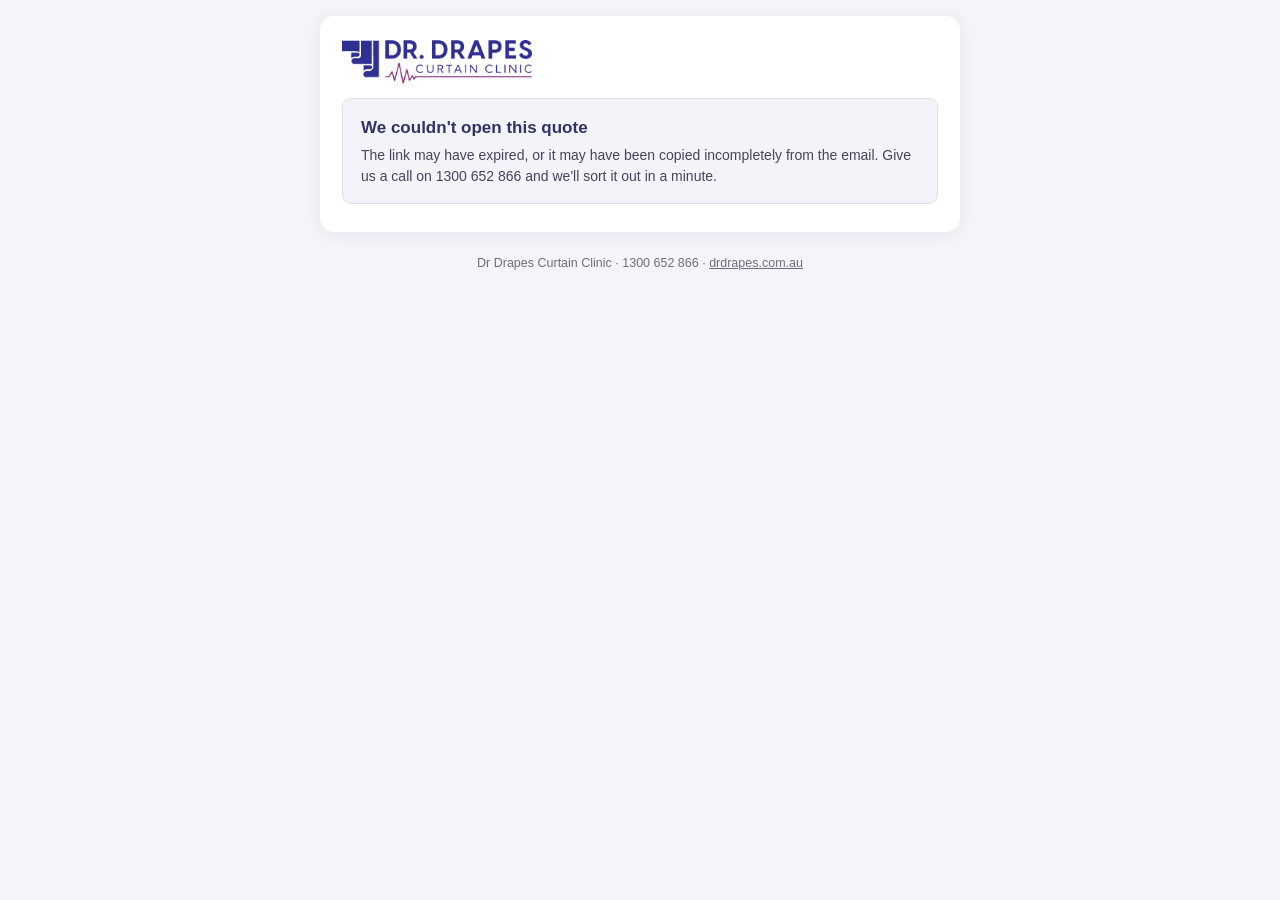
<file: accept.html>
<!DOCTYPE html>
<html lang="en">
<head>
<meta charset="UTF-8" />
<meta name="viewport" content="width=device-width, initial-scale=1.0" />
<meta name="robots" content="noindex, nofollow" />
<title>Your Quote — Dr Drapes Curtain Clinic</title>
<link rel="icon" type="image/svg+xml" href="brand/drapr-favicon.svg" />
<style>
  /* Deliberately the quote PDF's palette, not the app's. The customer is
     holding the PDF in one hand and this page in the other; they should
     obviously be the same document. */
  :root {
    --navy: #323264; --navy-deep: #26264e; --pink: #C81B55;
    --ink: #2a2a3a; --muted: #6e6e78; --line: #dde0ea;
    --card: #ffffff; --bg: #f4f5fa; --ok: #1E7A4B;
    --r: 14px; --r-sm: 9px;
  }
  * { box-sizing: border-box; margin: 0; padding: 0; }
  body {
    font-family: -apple-system, BlinkMacSystemFont, 'Segoe UI', Roboto, 'Open Sans', sans-serif;
    background: var(--bg); color: var(--ink); line-height: 1.5;
    padding: 16px; -webkit-text-size-adjust: 100%;
  }
  .wrap { max-width: 640px; margin: 0 auto; }
  .card { background: var(--card); border-radius: var(--r); box-shadow: 0 2px 16px rgba(50,50,100,.08); padding: 24px 22px; margin-bottom: 16px; }
  @media (max-width: 480px) { body { padding: 10px; } .card { padding: 18px 15px; } }

  .logo { display: block; max-width: 190px; height: auto; margin: 0 0 14px; }
  .qhead { display: flex; justify-content: space-between; align-items: flex-start; gap: 14px; flex-wrap: wrap; }
  .qhead .meta { text-align: right; }
  .qhead .meta .word { font-size: 22px; font-weight: 800; color: var(--navy); letter-spacing: .02em; }
  .qhead .meta .num { font-size: 15px; font-weight: 700; color: var(--ink); }
  .qhead .meta .date { font-size: 12.5px; color: var(--muted); }
  .rule { height: 2px; background: var(--pink); margin: 14px 0 16px; border-radius: 2px; }

  .contact { font-size: 13px; font-weight: 700; color: var(--navy); margin-top: 2px; }
  .label { font-size: 11.5px; font-weight: 700; letter-spacing: .06em; text-transform: uppercase; color: var(--muted); margin-bottom: 4px; }
  .for-name { font-size: 16px; font-weight: 700; color: var(--ink); }
  .for-sub { font-size: 13.5px; color: var(--muted); }

  h2 { font-size: 15px; color: var(--navy); margin: 22px 0 8px; font-weight: 700; }
  h2:first-of-type { margin-top: 4px; }

  .room-name { font-size: 13px; font-weight: 700; color: var(--navy-deep); background: #f3f4fa; padding: 7px 11px; border-radius: 6px; margin: 14px 0 2px; }
  .line { display: flex; justify-content: space-between; gap: 12px; padding: 9px 11px; border-bottom: 1px solid var(--line); }
  .line:last-child { border-bottom: none; }
  .line .what { min-width: 0; }
  .line .what .t { font-size: 14px; }
  .line .what .d { font-size: 12px; color: var(--muted); margin-top: 1px; }
  .line .amt { font-size: 14px; font-variant-numeric: tabular-nums; white-space: nowrap; }

  .totals { margin-top: 18px; border-top: 2px solid var(--line); padding-top: 12px; }
  .totals .row { display: flex; justify-content: space-between; padding: 4px 11px; font-size: 14px; }
  .totals .row.disc { color: var(--pink); }
  .totals .row.grand { margin-top: 8px; padding-top: 11px; border-top: 2px solid var(--navy); font-size: 18px; font-weight: 800; color: var(--navy); }

  .notes { margin-top: 16px; background: #f8f9fc; border: 1px solid var(--line); border-radius: var(--r-sm); padding: 12px 14px; font-size: 13.5px; white-space: pre-wrap; }

  details.terms { margin-top: 16px; border: 1px solid var(--line); border-radius: var(--r-sm); background: #fafbfd; }
  details.terms summary { cursor: pointer; padding: 12px 14px; font-weight: 700; font-size: 13.5px; color: var(--navy); }
  details.terms .body { padding: 0 14px 14px; font-size: 12.5px; color: #44445a; white-space: pre-wrap; max-height: 320px; overflow-y: auto; line-height: 1.55; }

  .choices { display: grid; gap: 10px; margin-top: 4px; }
  .btn {
    display: block; width: 100%; padding: 15px 18px; border: none; border-radius: var(--r-sm);
    font-size: 16px; font-weight: 700; font-family: inherit; cursor: pointer; text-align: center;
    -webkit-appearance: none;
  }
  .btn-accept { background: var(--ok); color: #fff; font-size: 17px; padding: 17px 18px; }
  .btn-accept:hover { background: #17673e; }
  .btn-ghost { background: #fff; color: var(--navy); border: 1.5px solid var(--line); font-size: 14.5px; padding: 12px 16px; }
  .btn-ghost:hover { border-color: var(--navy); }
  .btn-sub { background: var(--navy); color: #fff; }
  .btn-sub:hover { background: var(--navy-deep); }
  .btn[disabled] { opacity: .55; cursor: default; }
  .btn-link { background: none; border: none; color: var(--muted); font-size: 13.5px; text-decoration: underline; cursor: pointer; font-family: inherit; padding: 8px; }

  .field { margin-bottom: 14px; }
  label.f { display: block; font-size: 13px; font-weight: 700; color: var(--navy); margin-bottom: 5px; }
  label.f .opt { color: var(--muted); font-weight: 400; }
  input, select, textarea {
    width: 100%; padding: 12px 13px; border: 1.5px solid var(--line); border-radius: var(--r-sm);
    font-size: 16px; font-family: inherit; background: #fff; color: var(--ink);
  }
  input:focus, select:focus, textarea:focus { outline: none; border-color: var(--navy); box-shadow: 0 0 0 3px rgba(50,50,100,.12); }
  textarea { resize: vertical; min-height: 92px; }
  .hint { font-size: 12.5px; color: var(--muted); margin-top: -8px; margin-bottom: 14px; }

  .tickbox { display: flex; gap: 11px; align-items: flex-start; background: #f8f9fc; border: 1.5px solid var(--line); border-radius: var(--r-sm); padding: 13px 14px; margin-bottom: 16px; cursor: pointer; }
  .tickbox input { width: 20px; height: 20px; flex: 0 0 20px; margin-top: 1px; accent-color: var(--ok); }
  .tickbox span { font-size: 13.5px; }

  .err { background: #fdecef; border: 1px solid #f7c7d2; color: #9c1439; border-radius: var(--r-sm); padding: 11px 14px; font-size: 13.5px; margin-bottom: 14px; }
  .banner { border-radius: var(--r-sm); padding: 16px 18px; margin-bottom: 4px; }
  .banner.good { background: #e8f5ee; border: 1px solid #b8e0c9; }
  .banner.good .t { color: var(--ok); }
  .banner.closed { background: #f3f4fa; border: 1px solid var(--line); }
  .banner.closed .t { color: var(--navy); }
  .banner .t { font-size: 17px; font-weight: 800; margin-bottom: 5px; }
  .banner .s { font-size: 14px; color: #44445a; }

  .pdf-link { display: inline-block; margin-top: 14px; font-size: 13.5px; color: var(--navy); font-weight: 700; }
  .foot { text-align: center; font-size: 12.5px; color: var(--muted); padding: 6px 0 24px; }
  .foot a { color: var(--muted); }
  .spinner { text-align: center; color: var(--muted); font-size: 14px; padding: 40px 0; }
  .hidden { display: none !important; }
</style>
</head>
<body>
<div class="wrap">

  <div id="loading" class="card spinner">Loading your quote…</div>

  <div id="fail" class="card hidden">
    <img class="logo" id="logo-fail" alt="Dr Drapes Curtain Clinic" />
    <div class="banner closed">
      <div class="t">We couldn't open this quote</div>
      <div class="s" id="fail-msg">The link may have expired, or it may have been copied incompletely from the email. Give us a call on 1300 652 866 and we'll sort it out in a minute.</div>
    </div>
  </div>

  <div id="quote" class="hidden">

    <div class="card">
      <img class="logo" id="logo" alt="Dr Drapes Curtain Clinic" />
      <div class="qhead">
        <div>
          <div class="contact">1300 652 866 · drdrapes@hudsongroup.com.au</div>
        </div>
        <div class="meta">
          <div class="word">QUOTE</div>
          <div class="num" id="q-num"></div>
          <div class="date" id="q-date"></div>
        </div>
      </div>
      <div class="rule"></div>

      <div class="label">Quote for</div>
      <div class="for-name" id="q-for"></div>
      <div class="for-sub" id="q-site"></div>
      <div class="for-sub" id="q-ref"></div>

      <div id="q-body"></div>

      <div class="totals" id="q-totals"></div>

      <div class="notes hidden" id="q-notes"></div>

      <details class="terms" id="q-terms-wrap">
        <summary>Terms of trade &amp; cleaning disclaimer</summary>
        <div class="body" id="q-terms"></div>
      </details>

      <a class="pdf-link hidden" id="q-pdf" target="_blank" rel="noopener">↓ Download the quote as a PDF</a>
    </div>

    <!-- The decision. One card, one obvious action, everything else quieter. -->
    <div class="card" id="decide">

      <div id="settled" class="hidden"></div>

      <div id="choose">
        <h2 style="margin-top:0">Happy to go ahead?</h2>
        <div class="choices">
          <button class="btn btn-accept" id="go-accept">Accept this quote</button>
          <button class="btn btn-ghost" id="go-question">Ask a question or request a change</button>
          <button class="btn btn-ghost" id="go-decline">Not proceeding</button>
        </div>
      </div>

      <form id="form-accept" class="hidden" autocomplete="on">
        <h2 style="margin-top:0">Accept quote <span id="a-num"></span></h2>
        <div class="err hidden" id="a-err"></div>
        <div class="field">
          <label class="f" for="a-name">Your full name</label>
          <input id="a-name" name="name" autocomplete="name" placeholder="e.g. Sarah Mitchell" />
        </div>
        <p class="hint">Typing your name here is your signature on this quote.</p>
        <div class="field">
          <label class="f" for="a-po">Your order or reference number <span class="opt">— optional</span></label>
          <input id="a-po" placeholder="e.g. PO-4471 or a claim number" />
        </div>
        <p class="hint">If your insurer or employer needs a reference on the invoice, put it here.</p>
        <label class="tickbox" for="a-terms">
          <input type="checkbox" id="a-terms" />
          <span>I've read and accept the terms of trade and cleaning disclaimer above, and I accept this quote of <strong id="a-total"></strong> including GST.</span>
        </label>
        <button type="submit" class="btn btn-accept" id="a-send">Accept quote</button>
        <button type="button" class="btn-link" data-back>Back</button>
      </form>

      <form id="form-decline" class="hidden">
        <h2 style="margin-top:0">Not proceeding</h2>
        <p class="hint" style="margin-top:-4px">No hard feelings — it helps us to know why, and it means we'll stop emailing you about it.</p>
        <div class="err hidden" id="d-err"></div>
        <div class="field">
          <label class="f" for="d-reason">Main reason</label>
          <select id="d-reason">
            <option value="price">The price</option>
            <option value="elsewhere">Going with someone else</option>
            <option value="timing">Timing — not right now</option>
            <option value="other">Something else</option>
          </select>
        </div>
        <div class="field">
          <label class="f" for="d-note">Anything you'd like to add <span class="opt">— optional</span></label>
          <textarea id="d-note" placeholder="Whatever you'd like us to know."></textarea>
        </div>
        <button type="submit" class="btn btn-sub" id="d-send">Send</button>
        <button type="button" class="btn-link" data-back>Back</button>
      </form>

      <form id="form-question" class="hidden">
        <h2 style="margin-top:0">Ask us about this quote</h2>
        <p class="hint" style="margin-top:-4px">The quote stays open — someone will come back to you.</p>
        <div class="err hidden" id="q-err"></div>
        <div class="field">
          <label class="f" for="q-name">Your name</label>
          <input id="q-name" autocomplete="name" />
        </div>
        <div class="field">
          <label class="f" for="q-msg">Your question</label>
          <textarea id="q-msg" placeholder="e.g. Could you quote the lounge curtains on their own? Or: can this wait until after Easter?"></textarea>
        </div>
        <button type="submit" class="btn btn-sub" id="q-send">Send</button>
        <button type="button" class="btn-link" data-back>Back</button>
      </form>

    </div>
  </div>

  <div class="foot">Dr Drapes Curtain Clinic · 1300 652 866 · <a href="https://www.drdrapes.com.au">drdrapes.com.au</a></div>
</div>

<script>
  const SUPABASE_URL = 'https://kspezkqanaqrhbirqmlc.supabase.co';
  // Public by design, and it opens nothing on its own — the portal function is
  // the only thing that can resolve a token, and it runs server-side.
  const SUPABASE_ANON_KEY = 'eyJhbGciOiJIUzI1NiIsInR5cCI6IkpXVCJ9.eyJpc3MiOiJzdXBhYmFzZSIsInJlZiI6ImtzcGV6a3FhbmFxcmhiaXJxbWxjIiwicm9sZSI6ImFub24iLCJpYXQiOjE3NzkwOTU1MDksImV4cCI6MjA5NDY3MTUwOX0.toB3DTsKZ8Cydhxw4DTJjzmanF7tghHlXQNOzJ4xOiA';
  window.__LOGO__ = '[data-uri]';

  const $ = (s) => document.querySelector(s);
  document.getElementById('logo').src = window.__LOGO__;
  document.getElementById('logo-fail').src = window.__LOGO__;

  const token = new URLSearchParams(location.search).get('t') || '';
  let quote = null;

  const money = (n) => '$' + Number(n || 0).toLocaleString('en-AU', { minimumFractionDigits: 2, maximumFractionDigits: 2 });
  const esc = (s) => String(s ?? '').replace(/[&<>"']/g, (c) => ({ '&': '&amp;', '<': '&lt;', '>': '&gt;', '"': '&quot;', "'": '&#39;' }[c]));

  async function call(action, payload = {}) {
    const res = await fetch(SUPABASE_URL + '/functions/v1/quote-portal', {
      method: 'POST',
      headers: { 'Content-Type': 'application/json', apikey: SUPABASE_ANON_KEY },
      body: JSON.stringify({ token, action, ...payload }),
    });
    const out = await res.json().catch(() => ({}));
    if (!res.ok || out.error) throw new Error(out.error || 'request_failed');
    return out;
  }

  // Plain English for the handful of failures a customer can actually act on.
  // Anything else is ours to fix, and says so rather than blaming them.
  function message(code) {
    return ({
      name_required: 'Please enter your full name.',
      terms_required: 'Please tick the box to confirm you accept the terms.',
      message_required: 'Please type your question first.',
      not_open: 'This quote has just been updated at our end. Refresh the page to see where it stands.',
      already_accepted: 'This quote has already been accepted. Give us a call if that wasn’t you.',
      already_declined: 'This quote has already been closed off.',
      no_quote: 'There are no prices on this quote yet. Please give us a call on 1300 652 866.',
      rate_limited: 'Too many attempts just now — wait a minute and try again.',
    })[code] || 'Something went wrong at our end. Please try again, or call us on 1300 652 866.';
  }

  function show(id) {
    ['choose', 'form-accept', 'form-decline', 'form-question', 'settled'].forEach((k) =>
      document.getElementById(k).classList.toggle('hidden', k !== id));
    document.getElementById('decide').scrollIntoView({ behavior: 'smooth', block: 'start' });
  }

  function renderQuote(q) {
    quote = q;
    $('#q-num').textContent = q.quote_number;
    $('#a-num').textContent = q.quote_number;
    $('#q-date').textContent = q.quote_date || '';
    $('#q-for').textContent = q.customer_first_name ? q.customer_first_name : '';
    $('#q-site').textContent = q.site_address || '';
    const refBits = [];
    if (q.insurer) refBits.push('Insurer: ' + q.insurer);
    if (q.reference) refBits.push('Reference: ' + q.reference);
    $('#q-ref').textContent = refBits.join('  ·  ');

    const lineHtml = (l) => `<div class="line">
      <div class="what"><div class="t">${esc(l.label)}</div>${l.detail ? `<div class="d">${esc(l.detail)}</div>` : ''}</div>
      <div class="amt">${money(l.amount)}</div></div>`;

    let html = '';
    (q.rooms || []).forEach((room) => {
      html += `<div class="room-name">${esc(room.name)}</div>` + room.lines.map(lineHtml).join('');
    });
    if ((q.repairs || []).length) {
      html += `<h2>Repairs &amp; hardware</h2>` + q.repairs.map(lineHtml).join('');
    }
    if ((q.extras || []).length) {
      html += `<h2>Extras</h2>` + q.extras.map(lineHtml).join('');
    }
    $('#q-body').innerHTML = html || '<p class="hint" style="margin-top:14px">See the attached PDF for the full breakdown.</p>';

    let t = '';
    if (q.discount_amount > 0) {
      t += `<div class="row disc"><span>Discount applied</span><span>- ${money(q.discount_amount)}</span></div>`;
    }
    t += `<div class="row"><span>Subtotal (ex GST)</span><span>${money(q.subtotal)}</span></div>`;
    t += `<div class="row"><span>GST (10%)</span><span>${money(q.gst)}</span></div>`;
    t += `<div class="row grand"><span>Total inc GST</span><span>${money(q.total)}</span></div>`;
    $('#q-totals').innerHTML = t;
    $('#a-total').textContent = money(q.total);

    if (q.notes) { $('#q-notes').textContent = q.notes; $('#q-notes').classList.remove('hidden'); }
    if (q.terms) $('#q-terms').textContent = q.terms;
    else $('#q-terms-wrap').classList.add('hidden');
    if (q.pdf_url) { $('#q-pdf').href = q.pdf_url; $('#q-pdf').classList.remove('hidden'); }

    $('#q-name').value = q.customer_first_name || '';

    $('#loading').classList.add('hidden');
    $('#quote').classList.remove('hidden');

    if (q.decided) { settled(q.decision, q); return; }

    // A quote with nothing priced on it is one that isn't finished. Better to
    // say so than to offer an Accept button that the server will refuse.
    if (!(Number(q.total) > 0)) {
      $('#choose').innerHTML = `<div class="banner closed">
        <div class="t">This quote isn\u2019t ready yet</div>
        <div class="s">The pricing hasn\u2019t come through on this one. Give us a call on 1300 652 866 and we\u2019ll get it to you.</div>
      </div>`;
    }
  }

  // A quote that has been answered shows what was decided and nothing to press.
  // The quote itself stays on the page above — people re-open these links
  // months later looking for what they agreed to.
  function settled(decision, q, fresh) {
    const box = $('#settled');
    if (decision === 'accepted') {
      const when = q && q.accepted_at ? new Date(q.accepted_at).toLocaleString('en-AU', { day: 'numeric', month: 'long', year: 'numeric' }) : '';
      box.innerHTML = `<div class="banner good">
        <div class="t">${fresh ? 'Accepted — thank you' : 'This quote has been accepted'}</div>
        <div class="s">${fresh
          ? 'We’ve got it. A confirmation is on its way to your inbox, and we’ll be in touch shortly to arrange a time to collect.'
          : `Accepted${q && q.accepted_by ? ' by ' + esc(q.accepted_by) : ''}${when ? ' on ' + esc(when) : ''}. If you need to change anything, call us on 1300 652 866.`}</div>
      </div>`;
    } else if (decision === 'declined') {
      box.innerHTML = `<div class="banner closed">
        <div class="t">${fresh ? 'Thanks for letting us know' : 'This quote has been closed'}</div>
        <div class="s">We’ve closed this one off and you won’t hear from us about it again. If anything changes, just reply to any of our emails and we’ll pick it back up.</div>
      </div>`;
    } else {
      box.innerHTML = `<div class="banner good">
        <div class="t">Message sent</div>
        <div class="s">Thanks — that’s come through to the office and someone will come back to you shortly. This quote stays open in the meantime.</div>
      </div>`;
    }
    show('settled');
  }

  function busy(btn, on, label) {
    btn.disabled = on;
    if (on) { btn.dataset.label = btn.textContent; btn.textContent = label; }
    else if (btn.dataset.label) btn.textContent = btn.dataset.label;
  }

  function fail(el, code) {
    el.textContent = message(code);
    el.classList.remove('hidden');
  }

  // ---------- wiring ----------
  $('#go-accept').addEventListener('click', () => show('form-accept'));
  $('#go-decline').addEventListener('click', () => show('form-decline'));
  $('#go-question').addEventListener('click', () => show('form-question'));
  document.querySelectorAll('[data-back]').forEach((b) => b.addEventListener('click', () => show('choose')));

  $('#form-accept').addEventListener('submit', async (e) => {
    e.preventDefault();
    const err = $('#a-err'); err.classList.add('hidden');
    const name = $('#a-name').value.trim();
    if (name.length < 2) return fail(err, 'name_required');
    if (!$('#a-terms').checked) return fail(err, 'terms_required');
    const btn = $('#a-send'); busy(btn, true, 'Accepting…');
    try {
      await call('accept', { name, terms_confirmed: true, po_number: $('#a-po').value.trim() });
      settled('accepted', quote, true);
    } catch (ex) {
      fail(err, ex.message); busy(btn, false);
    }
  });

  $('#form-decline').addEventListener('submit', async (e) => {
    e.preventDefault();
    const err = $('#d-err'); err.classList.add('hidden');
    const btn = $('#d-send'); busy(btn, true, 'Sending…');
    try {
      await call('decline', { reason: $('#d-reason').value, note: $('#d-note').value.trim() });
      settled('declined', quote, true);
    } catch (ex) {
      fail(err, ex.message); busy(btn, false);
    }
  });

  $('#form-question').addEventListener('submit', async (e) => {
    e.preventDefault();
    const err = $('#q-err'); err.classList.add('hidden');
    const msg = $('#q-msg').value.trim();
    if (msg.length < 3) return fail(err, 'message_required');
    const btn = $('#q-send'); busy(btn, true, 'Sending…');
    try {
      await call('question', { name: $('#q-name').value.trim(), message: msg });
      settled('question', quote, true);
    } catch (ex) {
      fail(err, ex.message); busy(btn, false);
    }
  });

  // ---------- load ----------
  (async () => {
    if (!token) {
      $('#loading').classList.add('hidden');
      $('#fail').classList.remove('hidden');
      return;
    }
    try {
      const out = await call('view');
      renderQuote(out.quote);
    } catch (ex) {
      $('#loading').classList.add('hidden');
      if (ex.message !== 'not_found') $('#fail-msg').textContent = message(ex.message);
      $('#fail').classList.remove('hidden');
    }
  })();
</script>
</body>
</html>
</file>
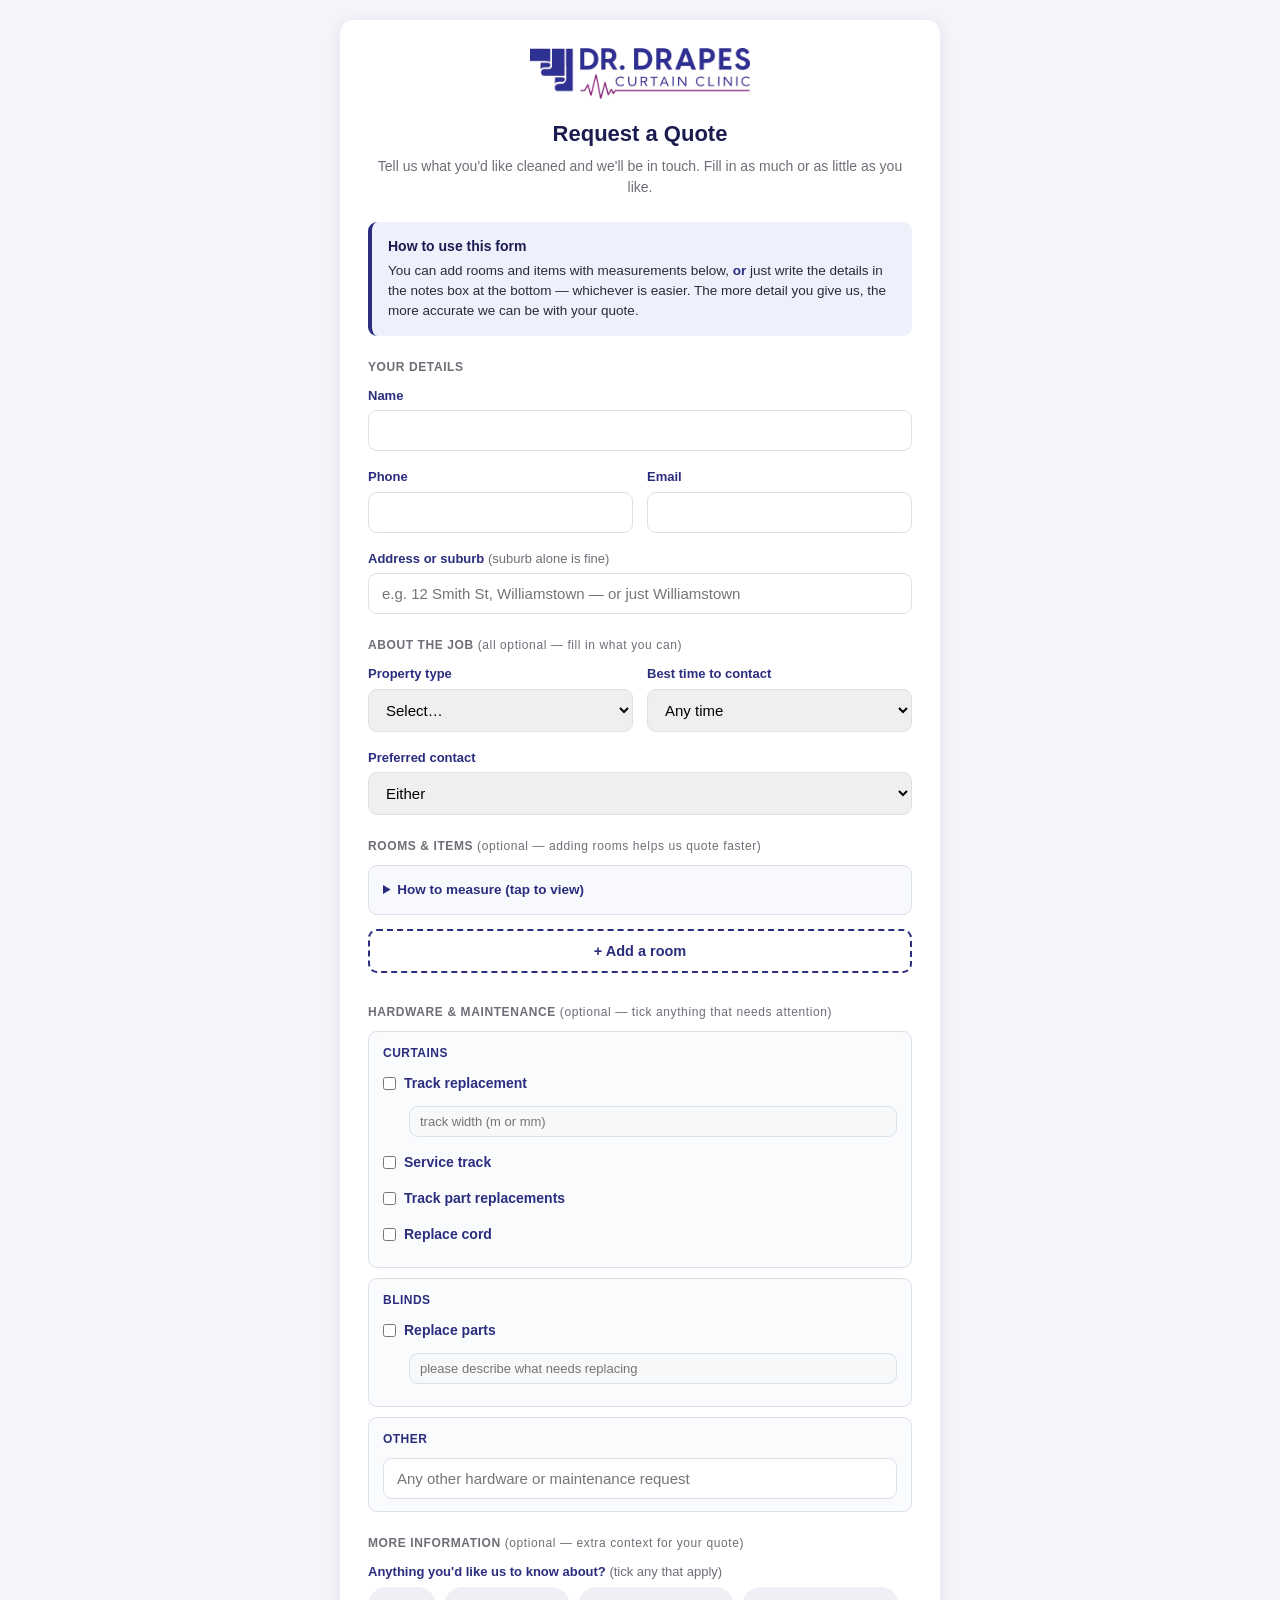
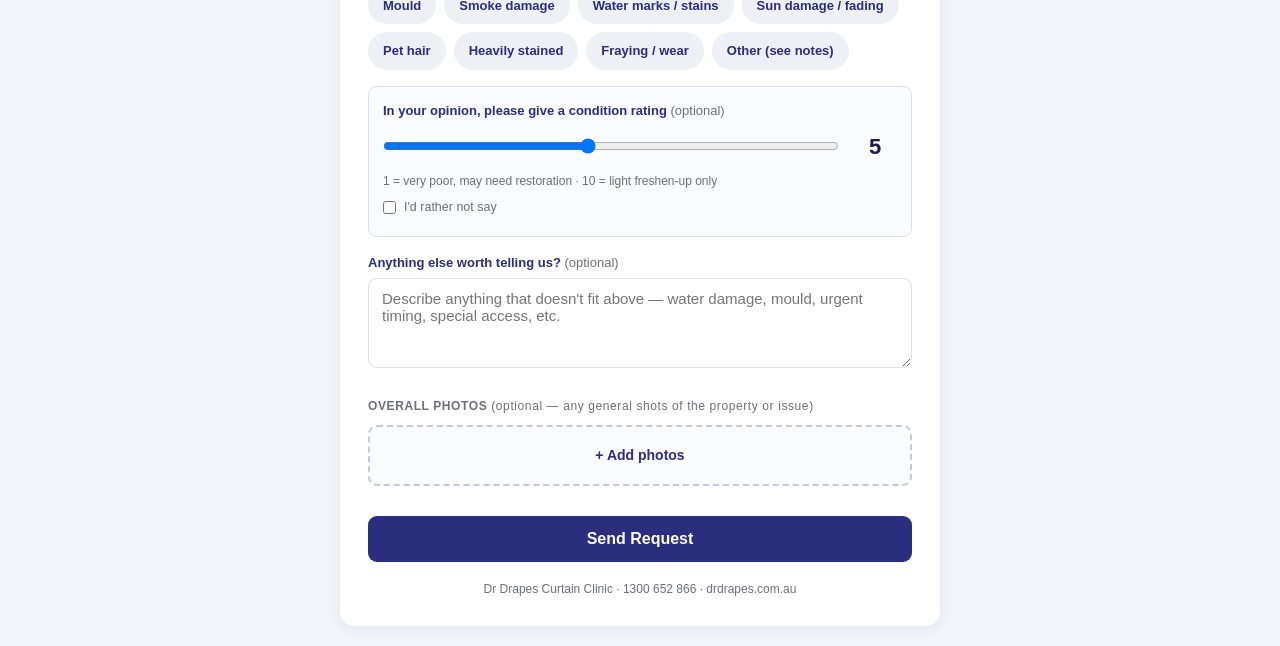
<file: request.html>
<!DOCTYPE html>
<html lang="en">
<head>
<meta charset="UTF-8" />
<meta name="viewport" content="width=device-width, initial-scale=1.0" />
<title>Request a Quote — Dr Drapes Curtain Clinic</title>
<style>
  :root {
    --navy-dark: #1a1c50; --navy-mid: #2b2d7e; --teal: #3aa7a0;
    --pink: #c81b55; --ink: #2a2a3a; --muted: #6e6e78;
    --line: #dde0ea; --card: #ffffff; --bg: #f4f5fa;
    --r: 14px; --r-sm: 9px;
  }
  * { box-sizing: border-box; margin: 0; padding: 0; }
  body { font-family: 'Open Sans', -apple-system, BlinkMacSystemFont, 'Segoe UI', sans-serif; background: var(--bg); color: var(--ink); line-height: 1.5; padding: 20px; }
  .wrap { max-width: 600px; margin: 0 auto; }
  .card { background: var(--card); border-radius: var(--r); box-shadow: 0 2px 16px rgba(26,28,80,.08); padding: 28px; }
  .logo { display: block; max-width: 220px; height: auto; margin: 0 auto 18px; }
  h1 { font-family: 'Montserrat', sans-serif; font-size: 22px; color: var(--navy-dark); text-align: center; margin-bottom: 6px; }
  .sub { text-align: center; color: var(--muted); font-size: 14px; margin-bottom: 24px; }
  .field { margin-bottom: 16px; }
  label { display: block; font-size: 13px; font-weight: 600; color: var(--navy-mid); margin-bottom: 5px; }
  label .opt { color: var(--muted); font-weight: 400; }
  input, select, textarea { width: 100%; padding: 11px 13px; border: 1.5px solid var(--line); border-radius: var(--r-sm); font-size: 15px; font-family: inherit; }
  input:focus, select:focus, textarea:focus { outline: none; border-color: var(--navy-mid); box-shadow: 0 0 0 3px rgba(43,45,126,.12); }
  textarea { resize: vertical; min-height: 90px; }
  .row { display: grid; grid-template-columns: 1fr 1fr; gap: 14px; }
  @media (max-width: 480px) { .row { grid-template-columns: 1fr; } }
  .section-label { font-family: 'Montserrat', sans-serif; font-size: 12px; font-weight: 700; text-transform: uppercase; letter-spacing: .05em; color: var(--muted); margin: 22px 0 10px; }
  .photo-area { border: 2px dashed #c5c9dc; border-radius: var(--r-sm); padding: 18px; text-align: center; cursor: pointer; background: #fafbfd; color: var(--navy-mid); font-size: 14px; font-weight: 600; }
  .photo-area:hover { border-color: var(--navy-mid); background: #f3f4f8; }
  .photo-grid { display: flex; flex-wrap: wrap; gap: 8px; margin-top: 10px; }
  .photo-grid .pt { position: relative; width: 76px; height: 76px; border-radius: 6px; overflow: hidden; border: 1px solid var(--line); }
  .photo-grid .pt img { width: 100%; height: 100%; object-fit: cover; }
  .photo-grid .pt .x { position: absolute; top: 2px; right: 2px; background: rgba(200,27,85,.92); color: #fff; border-radius: 4px; font-size: 12px; padding: 1px 6px; cursor: pointer; font-weight: 700; }

  /* Rooms / items UI */
  .help-panel { background: #f8f9fc; border: 1px solid var(--line); border-radius: var(--r-sm); padding: 12px 14px; margin-bottom: 14px; font-size: 13px; color: var(--ink); }
  .help-panel summary { cursor: pointer; font-weight: 700; color: var(--navy-mid); font-size: 13.5px; padding: 2px 0; }
  .help-panel .help-body { margin-top: 10px; line-height: 1.55; }
  .help-panel h4 { font-size: 13px; color: var(--navy-dark); margin: 10px 0 4px; font-weight: 700; }
  .help-panel svg { display: block; margin: 6px 0; max-width: 100%; height: auto; }
  .help-panel ul { margin: 4px 0 6px 18px; }
  .help-panel li { margin-bottom: 3px; }

  .room { background: #fafbfd; border: 1.5px solid var(--line); border-radius: var(--r-sm); padding: 14px; margin-bottom: 12px; }
  .room.collapsed .room-body { display: none; }
  .room-head { display: flex; justify-content: space-between; align-items: center; gap: 10px; cursor: pointer; }
  .room-head .room-title { font-family: 'Montserrat', sans-serif; font-weight: 700; color: var(--navy-dark); font-size: 15px; }
  .room-head .room-title small { font-weight: 400; color: var(--muted); font-size: 12.5px; margin-left: 6px; }
  .room-head .room-actions { display: flex; gap: 6px; }
  .room-mini-btn { background: transparent; border: none; color: var(--muted); font-size: 18px; cursor: pointer; padding: 2px 6px; }
  .room-mini-btn:hover { color: var(--pink); }
  .room-body { margin-top: 12px; }
  .room input.room-name { font-weight: 600; }
  .item { background: #fff; border: 1px solid var(--line); border-radius: 7px; padding: 11px 12px; margin-bottom: 8px; }
  .item-row { display: grid; grid-template-columns: 1fr 70px; gap: 8px; align-items: end; }
  .item-row .field { margin-bottom: 0; }
  .item-row .field label { font-size: 11.5px; margin-bottom: 3px; }
  .item-row select, .item-row input { padding: 8px 10px; font-size: 14px; }
  .item-row .remove-item { background: transparent; border: none; color: var(--muted); font-size: 18px; cursor: pointer; padding: 6px; }
  .item-row .remove-item:hover { color: var(--pink); }
  .item-measure { display: grid; grid-template-columns: 1fr 1fr; gap: 8px; margin-top: 8px; }
  .item-tier-toggle { display: flex; gap: 6px; margin-top: 8px; font-size: 12px; }
  .item-tier-toggle .tog { padding: 5px 10px; border-radius: 999px; background: #eef0f6; color: var(--navy-mid); font-weight: 600; cursor: pointer; }
  .item-tier-toggle .tog.active { background: var(--navy-mid); color: #fff; }
  .item-tier-row { display: grid; grid-template-columns: repeat(3, 1fr); gap: 6px; margin-top: 8px; }
  .item-tier-row .tier { padding: 9px 6px; text-align: center; border-radius: 6px; background: #eef0f6; color: var(--navy-mid); font-size: 12.5px; font-weight: 600; cursor: pointer; border: 1.5px solid transparent; }
  .item-tier-row .tier.active { background: #fff; border-color: var(--navy-mid); color: var(--navy-dark); }
  .item-note { margin-top: 8px; }
  .item-note input { font-size: 13.5px; padding: 8px 10px; }
  .room-photos-label { font-size: 12px; color: var(--muted); margin-top: 12px; margin-bottom: 6px; font-weight: 600; }
  .add-item-btn { width: 100%; padding: 9px; border: 1.5px dashed #c5c9dc; border-radius: 7px; background: transparent; color: var(--navy-mid); font-weight: 600; font-size: 13px; cursor: pointer; margin-top: 4px; }
  .add-item-btn:hover { border-color: var(--navy-mid); background: #f3f4f8; }
  .add-room-btn { width: 100%; padding: 12px; border: 2px dashed var(--navy-mid); border-radius: var(--r-sm); background: transparent; color: var(--navy-mid); font-weight: 700; font-size: 14.5px; cursor: pointer; margin-bottom: 8px; }
  .add-room-btn:hover { background: rgba(43,45,126,.06); }

  .submit { width: 100%; background: var(--navy-mid); color: #fff; font-weight: 700; font-size: 16px; padding: 14px; border: none; border-radius: var(--r-sm); cursor: pointer; margin-top: 8px; }

  /* Header callout */
  .callout { background: #eef0fc; border-left: 4px solid var(--navy-mid); border-radius: var(--r-sm); padding: 14px 16px; margin: 0 0 22px; }
  .callout strong { display: block; font-family: 'Montserrat', sans-serif; color: var(--navy-dark); font-size: 14px; margin-bottom: 4px; }
  .callout p { color: var(--ink); font-size: 13.5px; margin: 0; line-height: 1.5; }
  .callout em { color: var(--navy-mid); font-style: normal; font-weight: 700; }

  /* Item mould tick */
  .item-mould { display: flex; align-items: center; gap: 8px; margin-top: 10px; font-size: 13.5px; font-weight: 600; color: var(--navy-mid); cursor: pointer; }
  .item-mould input { width: auto; margin: 0; }

  /* Observation tick chips */
  .obs-ticks { display: flex; flex-wrap: wrap; gap: 8px; }
  .obs-tick { padding: 8px 14px; border-radius: 999px; background: #eef0f6; color: var(--navy-mid); font-size: 13px; font-weight: 600; cursor: pointer; border: 1.5px solid transparent; user-select: none; }
  .obs-tick:hover { background: #e3e6f1; }
  .obs-tick.active { background: var(--navy-mid); color: #fff; }

  /* Rating slider */
  .rating-field { background: #fafbfd; border: 1px solid var(--line); border-radius: var(--r-sm); padding: 14px; }
  .rating-row { display: flex; align-items: center; gap: 14px; margin-top: 6px; }
  .rating-row input[type=range] { flex: 1; }
  .rating-val { font-family: 'Montserrat', sans-serif; font-weight: 800; font-size: 22px; color: var(--navy-dark); min-width: 44px; text-align: center; }
  .rating-hint { font-size: 12px; color: var(--muted); margin-top: 6px; }
  .rating-skip { display: flex; align-items: center; gap: 8px; font-size: 12.5px; margin-top: 8px; font-weight: 400; cursor: pointer; color: var(--muted); }
  .rating-skip input { width: auto; margin: 0; }
  .rating-field.skipped .rating-row, .rating-field.skipped .rating-hint { opacity: 0.35; pointer-events: none; }

  /* Hardware/maintenance section */
  .hw-group { background: #fafbfd; border: 1px solid var(--line); border-radius: var(--r-sm); padding: 12px 14px; margin-bottom: 10px; }
  .hw-group-label { font-family: 'Montserrat', sans-serif; font-size: 12px; font-weight: 700; color: var(--navy-mid); text-transform: uppercase; letter-spacing: .04em; margin-bottom: 6px; }
  .hw-tick { display: flex; align-items: center; gap: 8px; font-size: 14px; padding: 5px 0; cursor: pointer; flex-wrap: wrap; }
  .hw-tick input[type="checkbox"] { width: auto; margin: 0; }
  .hw-tick .hw-extra { flex: 1 1 100%; padding-left: 26px; margin-top: 4px; }
  .hw-tick .hw-extra input { padding: 7px 10px; font-size: 13px; }
  .hw-tick.active .hw-extra input { background: #fff; }
  .submit:hover { filter: brightness(1.1); }
  .submit:disabled { opacity: .55; cursor: default; }
  .err { background: #fee2e2; color: #991b1b; border-radius: var(--r-sm); padding: 11px 14px; font-size: 14px; margin-bottom: 16px; display: none; }
  .err.show { display: block; }
  .done { text-align: center; padding: 20px 0; }
  .done .tick { font-size: 46px; color: var(--teal); }
  .done h2 { font-family: 'Montserrat', sans-serif; color: var(--navy-dark); margin: 10px 0 8px; }
  .done p { color: var(--muted); }
  .foot { text-align: center; font-size: 12px; color: var(--muted); margin-top: 18px; }
  /* hidden honeypot field for basic bot defence */
  .hp { position: absolute; left: -9999px; top: -9999px; }

  /* ---------- Embed mode (?embed=1) — form sits inside another site ---------- */
  body.embed { background: transparent; padding: 0; }
  body.embed .wrap { max-width: none; }
  body.embed .card { background: transparent; box-shadow: none; border-radius: 0; padding: 0; }
  body.embed #logo, body.embed .foot { display: none; }
  body.embed.no-header h1, body.embed.no-header .sub { display: none; }
  /* Last resort, set by the watchdog in the embed block at the bottom of this
     file: when the host page isn't resizing the iframe, scroll inside it
     instead. These are embedded with scrolling="no", which stops the document
     scrolling but not an element with its own overflow — so the customer can
     always reach the Send button, however wrong the host's height is. */
  body.embed.trapped { height: 100vh; overflow: hidden; }
  body.embed.trapped .wrap { height: 100vh; overflow-y: auto; -webkit-overflow-scrolling: touch; }
</style>
</head>
<body>
  <div class="wrap">
    <div class="card" id="card">
      <img class="logo" id="logo" alt="Dr Drapes Curtain Clinic" />
      <h1>Request a Quote</h1>
      <p class="sub">Tell us what you'd like cleaned and we'll be in touch. Fill in as much or as little as you like.</p>

      <div class="callout">
        <strong>How to use this form</strong>
        <p>You can add rooms and items with measurements below, <em>or</em> just write the details in the notes box at the bottom — whichever is easier. The more detail you give us, the more accurate we can be with your quote.</p>
      </div>

      <div class="err" id="err"></div>

      <div id="form">
        <div class="section-label">Your details</div>
        <div class="field"><label>Name</label><input id="f-name" autocomplete="name" /></div>
        <div class="row">
          <div class="field"><label>Phone</label><input id="f-phone" autocomplete="tel" inputmode="tel" /></div>
          <div class="field"><label>Email</label><input id="f-email" autocomplete="email" inputmode="email" /></div>
        </div>
        <div class="field"><label>Address or suburb <span class="opt">(suburb alone is fine)</span></label><input id="f-address" autocomplete="street-address" placeholder="e.g. 12 Smith St, Williamstown — or just Williamstown" /></div>

        <div class="section-label">About the job <span style="text-transform:none;font-weight:400">(all optional — fill in what you can)</span></div>
        <div class="row">
          <div class="field"><label>Property type</label>
            <select id="f-property"><option value="">Select…</option><option>House</option><option>Apartment / Unit</option><option>Commercial</option><option>Insurance / Restoration</option><option>Other</option></select>
          </div>
          <div class="field"><label>Best time to contact</label>
            <select id="f-time"><option value="">Any time</option><option>Morning</option><option>Afternoon</option><option>Evening</option></select>
          </div>
        </div>
        <div class="field"><label>Preferred contact</label>
          <select id="f-method"><option value="">Either</option><option>Phone call</option><option>Text / SMS</option><option>Email</option></select>
        </div>

        <div class="section-label">Rooms &amp; items <span style="text-transform:none;font-weight:400">(optional — adding rooms helps us quote faster)</span></div>

        <details class="help-panel">
          <summary>How to measure (tap to view)</summary>
          <div class="help-body">
            <h4>Curtains</h4>
            <ul>
              <li><strong>Width</strong> — measure the <em>track</em> from end to end (not the curtain hem). This works for standard tracks, rods, and S-fold tracks.</li>
              <li><strong>Height</strong> — measure from the top of the track down to where the curtain finishes (usually the floor). Easy trick: if your curtain touches the floor, measure floor to top of the track.</li>
              <li>Can't measure? Just pick the closest height range — we use three tiers and any of them will get you a fair quote.</li>
            </ul>
            <svg viewBox="0 0 320 110" xmlns="http://www.w3.org/2000/svg" aria-label="Curtain measurement diagram">
              <rect x="40" y="14" width="240" height="6" fill="#2b2d7e"/>
              <text x="44" y="11" font-size="9" fill="#6e6e78">track</text>
              <path d="M50,24 Q60,55 50,90 Q60,55 70,90 Q80,55 90,90 Q100,55 110,90 Q120,55 130,90 Q140,55 150,90 Q160,55 170,90 Q180,55 190,90 Q200,55 210,90 Q220,55 230,90 Q240,55 250,90 Q260,55 270,90 Q280,55 270,24" fill="none" stroke="#1a1c50" stroke-width="1.5"/>
              <line x1="40" y1="100" x2="280" y2="100" stroke="#c81b55" stroke-width="1"/>
              <line x1="40" y1="97" x2="40" y2="103" stroke="#c81b55" stroke-width="1.5"/>
              <line x1="280" y1="97" x2="280" y2="103" stroke="#c81b55" stroke-width="1.5"/>
              <text x="160" y="108" font-size="9" fill="#c81b55" text-anchor="middle">width (track end-to-end)</text>
              <line x1="295" y1="14" x2="295" y2="92" stroke="#c81b55" stroke-width="1"/>
              <line x1="292" y1="14" x2="298" y2="14" stroke="#c81b55" stroke-width="1.5"/>
              <line x1="292" y1="92" x2="298" y2="92" stroke="#c81b55" stroke-width="1.5"/>
              <text x="303" y="56" font-size="9" fill="#c81b55">height</text>
            </svg>
            <h4>Blinds</h4>
            <ul>
              <li><strong>Width</strong> — measure the <em>base rail</em> at the bottom of the blind, end to end.</li>
              <li><strong>Height</strong> — measure from the base rail up to the top of the blind.</li>
            </ul>
            <svg viewBox="0 0 320 110" xmlns="http://www.w3.org/2000/svg" aria-label="Blind measurement diagram">
              <rect x="60" y="18" width="200" height="6" fill="#2b2d7e"/>
              <text x="64" y="15" font-size="9" fill="#6e6e78">top of blind</text>
              <g stroke="#1a1c50" stroke-width="1" fill="none">
                <line x1="60" y1="32" x2="260" y2="32"/>
                <line x1="60" y1="40" x2="260" y2="40"/>
                <line x1="60" y1="48" x2="260" y2="48"/>
                <line x1="60" y1="56" x2="260" y2="56"/>
                <line x1="60" y1="64" x2="260" y2="64"/>
                <line x1="60" y1="72" x2="260" y2="72"/>
              </g>
              <rect x="60" y="78" width="200" height="7" fill="#2b2d7e"/>
              <text x="160" y="93" font-size="9" fill="#6e6e78" text-anchor="middle">base rail</text>
              <line x1="60" y1="100" x2="260" y2="100" stroke="#c81b55" stroke-width="1"/>
              <line x1="60" y1="97" x2="60" y2="103" stroke="#c81b55" stroke-width="1.5"/>
              <line x1="260" y1="97" x2="260" y2="103" stroke="#c81b55" stroke-width="1.5"/>
              <text x="160" y="108" font-size="9" fill="#c81b55" text-anchor="middle">width (base rail end-to-end)</text>
              <line x1="275" y1="18" x2="275" y2="85" stroke="#c81b55" stroke-width="1"/>
              <line x1="272" y1="18" x2="278" y2="18" stroke="#c81b55" stroke-width="1.5"/>
              <line x1="272" y1="85" x2="278" y2="85" stroke="#c81b55" stroke-width="1.5"/>
              <text x="283" y="54" font-size="9" fill="#c81b55">height</text>
            </svg>
            <p style="margin-top:8px;color:var(--muted);font-size:12.5px">Measure in <strong>metres</strong> (e.g. 2.4) or <strong>millimetres</strong> (e.g. 2400). Either works.</p>
          </div>
        </details>

        <div id="rooms"></div>
        <button class="add-room-btn" id="add-room" type="button">+ Add a room</button>

        <div class="section-label">Hardware &amp; maintenance <span style="text-transform:none;font-weight:400">(optional — tick anything that needs attention)</span></div>
        <div class="hw-group">
          <div class="hw-group-label">Curtains</div>
          <label class="hw-tick"><input type="checkbox" data-hw="track-replace" /> Track replacement <span class="hw-extra"><input data-hw-width inputmode="decimal" placeholder="track width (m or mm)" disabled /></span></label>
          <label class="hw-tick"><input type="checkbox" data-hw="track-service" /> Service track</label>
          <label class="hw-tick"><input type="checkbox" data-hw="track-parts" /> Track part replacements</label>
          <label class="hw-tick"><input type="checkbox" data-hw="cord-replace" /> Replace cord</label>
        </div>
        <div class="hw-group">
          <div class="hw-group-label">Blinds</div>
          <label class="hw-tick"><input type="checkbox" data-hw="blind-parts" /> Replace parts <span class="hw-extra"><input data-hw-blindnote placeholder="please describe what needs replacing" disabled /></span></label>
        </div>
        <div class="hw-group">
          <div class="hw-group-label">Other</div>
          <input type="text" id="hw-other" placeholder="Any other hardware or maintenance request" style="margin-top:4px" />
        </div>

        <div class="section-label">More information <span style="text-transform:none;font-weight:400">(optional — extra context for your quote)</span></div>

        <div class="field">
          <label>Anything you'd like us to know about? <span class="opt">(tick any that apply)</span></label>
          <div class="obs-ticks" id="obs-ticks"></div>
        </div>

        <div class="field rating-field">
          <label>In your opinion, please give a condition rating <span class="opt">(optional)</span></label>
          <div class="rating-row">
            <input type="range" min="1" max="10" value="5" id="f-rating" />
            <span class="rating-val" id="f-rating-val">5</span>
          </div>
          <div class="rating-hint">1 = very poor, may need restoration · 10 = light freshen-up only</div>
          <label class="rating-skip"><input type="checkbox" id="f-rating-skip" /> I'd rather not say</label>
        </div>

        <div class="field" style="margin-top:14px"><label>Anything else worth telling us? <span class="opt">(optional)</span></label>
          <textarea id="f-desc" placeholder="Describe anything that doesn't fit above — water damage, mould, urgent timing, special access, etc."></textarea>
        </div>

        <div class="section-label">Overall photos <span style="text-transform:none;font-weight:400">(optional — any general shots of the property or issue)</span></div>
        <div class="photo-area" id="photo-area">+ Add photos</div>
        <input type="file" id="f-files" accept="image/*" multiple style="display:none" />
        <div class="photo-grid" id="photo-grid"></div>

        <!-- honeypot: bots fill this, humans never see it -->
        <input class="hp" id="f-website" tabindex="-1" autocomplete="off" placeholder="Leave this blank" />

        <button class="submit" id="submit" style="margin-top:20px">Send Request</button>
      </div>

      <div class="done" id="done" style="display:none">
        <div class="tick">✓</div>
        <h2>Request received</h2>
        <p>Thanks — we've got your details and we'll be in touch shortly.</p>
      </div>

      <div class="foot">Dr Drapes Curtain Clinic · 1300 652 866 · drdrapes.com.au</div>
    </div>
  </div>

<script>
  const SUPABASE_URL = 'https://kspezkqanaqrhbirqmlc.supabase.co';
  const SUPABASE_ANON_KEY = 'eyJhbGciOiJIUzI1NiIsInR5cCI6IkpXVCJ9.eyJpc3MiOiJzdXBhYmFzZSIsInJlZiI6ImtzcGV6a3FhbmFxcmhiaXJxbWxjIiwicm9sZSI6ImFub24iLCJpYXQiOjE3NzkwOTU1MDksImV4cCI6MjA5NDY3MTUwOX0.toB3DTsKZ8Cydhxw4DTJjzmanF7tghHlXQNOzJ4xOiA';
  window.__LOGO__ = '[data-uri]';
  document.getElementById('logo').src = window.__LOGO__;
  const $ = (sel) => document.querySelector(sel);

  // ---------- Overall photos ----------
  const overallPhotos = [];
  document.getElementById('photo-area').addEventListener('click', () => document.getElementById('f-files').click());
  document.getElementById('f-files').addEventListener('change', (e) => {
    const files = Array.from(e.target.files || []);
    const room = 6 - overallPhotos.length;
    files.slice(0, room).forEach((file) => {
      const reader = new FileReader();
      reader.onload = () => { overallPhotos.push({ dataUrl: reader.result, name: file.name }); renderOverallPhotos(); };
      reader.readAsDataURL(file);
    });
    e.target.value = '';
  });
  function renderOverallPhotos() {
    const grid = document.getElementById('photo-grid');
    grid.innerHTML = overallPhotos.map((p, i) => `<div class="pt"><img src="${p.dataUrl}" /><span class="x" data-i="${i}">×</span></div>`).join('');
    grid.querySelectorAll('.x').forEach((x) => x.addEventListener('click', () => { overallPhotos.splice(+x.dataset.i, 1); renderOverallPhotos(); }));
  }

  // ---------- Rooms & items ----------
  const ITEM_TYPES = [
    { v: 'curtain', l: 'Curtains' }, { v: 'sheer', l: 'Sheer curtains' },
    { v: 'velvet', l: 'Velvet / heavy curtains' }, { v: 'roller-block', l: 'Roller blinds (blockout)' },
    { v: 'roller-sun', l: 'Roller blinds (sunscreen)' }, { v: 'roman', l: 'Roman blinds' },
    { v: 'pelmet', l: 'Pelmets' }, { v: 'swags', l: 'Swags & tails' },
    { v: 'valance', l: 'Valance' }, { v: 'unsure', l: 'Not sure / other' },
  ];
  const CURTAIN_TYPES = ['curtain', 'sheer', 'velvet'];
  let rooms = [];
  let nextId = 1;
  function newItem() { return { id: nextId++, type: 'curtain', width: '', height: '', heightMode: 'measured', tier: 'short', note: '', mould: false }; }
  function newRoom() { return { id: nextId++, name: '', collapsed: false, items: [newItem()], photos: [] }; }
  document.getElementById('add-room').addEventListener('click', () => {
    rooms.forEach((r) => r.collapsed = true);
    rooms.push(newRoom()); renderRooms();
  });

  // ---------- Observation ticks (More info) ----------
  const OBS_OPTIONS = [
    ['mould', 'Mould'], ['smoke', 'Smoke damage'], ['water', 'Water marks / stains'],
    ['sun', 'Sun damage / fading'], ['pet_hair', 'Pet hair'], ['heavily_stained', 'Heavily stained'],
    ['fraying', 'Fraying / wear'], ['other', 'Other (see notes)'],
  ];
  const obsState = {};
  function renderObs() {
    const w = document.getElementById('obs-ticks');
    if (!w) return;
    w.innerHTML = OBS_OPTIONS.map(([k, l]) =>
      `<span class="obs-tick ${obsState[k] ? 'active' : ''}" data-obs="${k}">${l}</span>`).join('');
    w.querySelectorAll('[data-obs]').forEach((el) =>
      el.addEventListener('click', () => { obsState[el.dataset.obs] = !obsState[el.dataset.obs]; renderObs(); }));
  }
  renderObs();

  // ---------- Rating slider ----------
  const ratingEl = document.getElementById('f-rating');
  const ratingValEl = document.getElementById('f-rating-val');
  const ratingSkipEl = document.getElementById('f-rating-skip');
  const ratingField = document.querySelector('.rating-field');
  if (ratingEl) ratingEl.addEventListener('input', (e) => { ratingValEl.textContent = e.target.value; });
  if (ratingSkipEl) ratingSkipEl.addEventListener('change', (e) => { ratingField.classList.toggle('skipped', e.target.checked); });

  // ---------- Hardware ticks ----------
  // Track-replacement enables a width input; blind-parts enables a description input.
  document.querySelectorAll('[data-hw]').forEach((cb) =>
    cb.addEventListener('change', () => {
      const row = cb.closest('.hw-tick');
      row.classList.toggle('active', cb.checked);
      const widthIn = row.querySelector('[data-hw-width]');
      const blindNote = row.querySelector('[data-hw-blindnote]');
      if (widthIn) { widthIn.disabled = !cb.checked; if (!cb.checked) widthIn.value = ''; }
      if (blindNote) { blindNote.disabled = !cb.checked; if (!cb.checked) blindNote.value = ''; }
    }));
  function renderRooms() {
    const wrap = document.getElementById('rooms');
    if (!rooms.length) { wrap.innerHTML = ''; return; }
    wrap.innerHTML = rooms.map((r) => roomHtml(r)).join('');
    wireRoomEvents();
  }
  function roomHtml(r) {
    const itemCount = r.items.length;
    const photoCount = r.photos.length;
    const title = r.name.trim() || 'New room';
    return `
      <div class="room ${r.collapsed ? 'collapsed' : ''}" data-rid="${r.id}">
        <div class="room-head" data-toggle="${r.id}">
          <div class="room-title">${escapeHtml(title)}<small>${itemCount} item${itemCount === 1 ? '' : 's'}${photoCount ? ' · ' + photoCount + ' photo' + (photoCount === 1 ? '' : 's') : ''}</small></div>
          <div class="room-actions">
            <button class="room-mini-btn" data-rmcollapse="${r.id}" title="${r.collapsed ? 'Expand' : 'Collapse'}">${r.collapsed ? '▾' : '▴'}</button>
            <button class="room-mini-btn" data-rmremove="${r.id}" title="Remove room">×</button>
          </div>
        </div>
        <div class="room-body">
          <div class="field" style="margin-bottom:10px"><label>Room name</label>
            <input class="room-name" data-rname="${r.id}" value="${escapeAttr(r.name)}" placeholder="e.g. Lounge, Master Bedroom" />
          </div>
          ${r.items.map((it) => itemHtml(r.id, it)).join('')}
          <button class="add-item-btn" type="button" data-additem="${r.id}">+ Add another item to this room</button>
          <div class="room-photos-label">Photos of this room (optional)</div>
          <div class="photo-grid" data-rphotos="${r.id}">
            ${r.photos.map((p, i) => `<div class="pt"><img src="${p.dataUrl}" /><span class="x" data-rphotodel="${r.id}-${i}">×</span></div>`).join('')}
          </div>
          <button class="add-item-btn" type="button" data-rphotoadd="${r.id}" style="font-size:12.5px">+ Add photo${r.photos.length ? 's' : ''} (room)</button>
          <input type="file" accept="image/*" multiple style="display:none" data-rphotofile="${r.id}" />
        </div>
      </div>`;
  }
  function itemHtml(roomId, it) {
    const isCurtain = CURTAIN_TYPES.includes(it.type);
    const showTier = isCurtain && it.heightMode === 'tier';
    return `
      <div class="item" data-iid="${it.id}">
        <div class="item-row">
          <div class="field"><label>Item type</label>
            <select data-itype="${it.id}">${ITEM_TYPES.map((t) => `<option value="${t.v}" ${it.type === t.v ? 'selected' : ''}>${t.l}</option>`).join('')}</select>
          </div>
          <button class="remove-item" data-iremove="${it.id}" title="Remove">×</button>
        </div>
        <div class="item-measure">
          <div class="field"><label>Width (m or mm)</label><input data-iwidth="${it.id}" inputmode="decimal" value="${escapeAttr(it.width)}" placeholder="e.g. 2.4 or 2400" /></div>
          ${showTier ? '<div></div>' : `<div class="field"><label>Height (m or mm)</label><input data-iheight="${it.id}" inputmode="decimal" value="${escapeAttr(it.height)}" placeholder="e.g. 2.4 or 2400" /></div>`}
        </div>
        ${isCurtain ? `
          <div class="item-tier-toggle">
            <span class="tog ${it.heightMode === 'measured' ? 'active' : ''}" data-imode="${it.id}-measured">I measured the height</span>
            <span class="tog ${it.heightMode === 'tier' ? 'active' : ''}" data-imode="${it.id}-tier">Pick a height range</span>
          </div>
          ${showTier ? `
            <div class="item-tier-row">
              <span class="tier ${it.tier === 'short' ? 'active' : ''}" data-itier="${it.id}-short">Under 2.4m</span>
              <span class="tier ${it.tier === 'medium' ? 'active' : ''}" data-itier="${it.id}-medium">2.4m – 3.8m</span>
              <span class="tier ${it.tier === 'tall' ? 'active' : ''}" data-itier="${it.id}-tall">Over 3.8m</span>
            </div>` : ''}
        ` : ''}
        <div class="item-note"><input data-inote="${it.id}" value="${escapeAttr(it.note)}" placeholder="Notes (water damage, special instructions…)" /></div>
        <label class="item-mould"><input type="checkbox" data-imould="${it.id}" ${it.mould ? 'checked' : ''} /> Mould treatment needed</label>
      </div>`;
  }
  function escapeHtml(s) { return String(s ?? '').replace(/[&<>"]/g, (c) => ({ '&': '&amp;', '<': '&lt;', '>': '&gt;', '"': '&quot;' }[c])); }
  function escapeAttr(s) { return escapeHtml(s).replace(/'/g, '&#39;'); }
  function findRoom(id) { return rooms.find((r) => r.id === +id); }
  function findItem(id) { for (const r of rooms) { const it = r.items.find((x) => x.id === +id); if (it) return { room: r, item: it }; } return null; }
  function wireRoomEvents() {
    document.querySelectorAll('[data-toggle]').forEach((el) =>
      el.addEventListener('click', (e) => {
        if (e.target.closest('.room-mini-btn')) return;
        const r = findRoom(el.dataset.toggle); r.collapsed = !r.collapsed; renderRooms();
      }));
    document.querySelectorAll('[data-rmcollapse]').forEach((b) =>
      b.addEventListener('click', () => { const r = findRoom(b.dataset.rmcollapse); r.collapsed = !r.collapsed; renderRooms(); }));
    document.querySelectorAll('[data-rmremove]').forEach((b) =>
      b.addEventListener('click', () => {
        if (!confirm('Remove this room and its items?')) return;
        rooms = rooms.filter((r) => r.id !== +b.dataset.rmremove); renderRooms();
      }));
    document.querySelectorAll('[data-rname]').forEach((i) =>
      i.addEventListener('input', (e) => { const r = findRoom(i.dataset.rname); r.name = e.target.value; }));
    document.querySelectorAll('[data-additem]').forEach((b) =>
      b.addEventListener('click', () => { const r = findRoom(b.dataset.additem); r.items.push(newItem()); renderRooms(); }));
    document.querySelectorAll('[data-iremove]').forEach((b) =>
      b.addEventListener('click', () => {
        const found = findItem(b.dataset.iremove); if (!found) return;
        if (found.room.items.length === 1) { if (!confirm('Remove the last item in this room?')) return; }
        found.room.items = found.room.items.filter((x) => x.id !== found.item.id);
        if (!found.room.items.length) found.room.items.push(newItem());
        renderRooms();
      }));
    document.querySelectorAll('[data-itype]').forEach((s) =>
      s.addEventListener('change', (e) => {
        const found = findItem(s.dataset.itype); if (!found) return;
        found.item.type = e.target.value;
        if (!CURTAIN_TYPES.includes(found.item.type)) found.item.heightMode = 'measured';
        renderRooms();
      }));
    document.querySelectorAll('[data-iwidth]').forEach((i) => i.addEventListener('input', (e) => { const f = findItem(i.dataset.iwidth); if (f) f.item.width = e.target.value; }));
    document.querySelectorAll('[data-iheight]').forEach((i) => i.addEventListener('input', (e) => { const f = findItem(i.dataset.iheight); if (f) f.item.height = e.target.value; }));
    document.querySelectorAll('[data-inote]').forEach((i) => i.addEventListener('input', (e) => { const f = findItem(i.dataset.inote); if (f) f.item.note = e.target.value; }));
    document.querySelectorAll('[data-imould]').forEach((i) => i.addEventListener('change', (e) => { const f = findItem(i.dataset.imould); if (f) f.item.mould = e.target.checked; }));
    document.querySelectorAll('[data-imode]').forEach((b) =>
      b.addEventListener('click', () => {
        const [id, mode] = b.dataset.imode.split('-'); const f = findItem(id); if (!f) return;
        f.item.heightMode = mode; if (mode === 'tier' && !f.item.tier) f.item.tier = 'short'; renderRooms();
      }));
    document.querySelectorAll('[data-itier]').forEach((b) =>
      b.addEventListener('click', () => {
        const [id, tier] = b.dataset.itier.split('-'); const f = findItem(id); if (!f) return;
        f.item.tier = tier; renderRooms();
      }));
    document.querySelectorAll('[data-rphotoadd]').forEach((b) =>
      b.addEventListener('click', () => { document.querySelector(`[data-rphotofile="${b.dataset.rphotoadd}"]`).click(); }));
    document.querySelectorAll('[data-rphotofile]').forEach((inp) =>
      inp.addEventListener('change', (e) => {
        const r = findRoom(inp.dataset.rphotofile); if (!r) return;
        const files = Array.from(e.target.files || []);
        const room = 4 - r.photos.length;
        files.slice(0, room).forEach((file) => {
          const reader = new FileReader();
          reader.onload = () => { r.photos.push({ dataUrl: reader.result, name: file.name }); renderRooms(); };
          reader.readAsDataURL(file);
        });
        e.target.value = '';
      }));
    document.querySelectorAll('[data-rphotodel]').forEach((x) =>
      x.addEventListener('click', () => {
        const [rid, i] = x.dataset.rphotodel.split('-'); const r = findRoom(rid); if (!r) return;
        r.photos.splice(+i, 1); renderRooms();
      }));
  }

  function showErr(msg) { const e = document.getElementById('err'); e.textContent = msg; e.classList.add('show'); window.scrollTo(0, 0); embedScrollTop(); }

  document.getElementById('submit').addEventListener('click', async () => {
    document.getElementById('err').classList.remove('show');
    const name = $('#f-name').value.trim();
    const phone = $('#f-phone').value.trim();
    const email = $('#f-email').value.trim();
    if (!name) return showErr('Please enter your name.');
    if (!phone && !email) return showErr('Please give us a phone number or email so we can reach you.');
    if (email && !/^[^@\s]+@[^@\s]+\.[^@\s]+$/.test(email)) return showErr('That email address doesn\'t look right.');

    const cleanRooms = rooms.map((r) => ({
      name: (r.name || '').trim(),
      items: r.items.filter((it) => it.width || it.height || it.note || it.mould || (CURTAIN_TYPES.includes(it.type) && it.heightMode === 'tier')).map((it) => ({
        type: it.type, width: it.width, height: it.height,
        heightMode: it.heightMode, tier: CURTAIN_TYPES.includes(it.type) && it.heightMode === 'tier' ? it.tier : null,
        note: it.note, mould: !!it.mould,
      })),
      photos: r.photos.map((p) => ({ name: p.name, dataUrl: p.dataUrl })),
    })).filter((r) => r.name || r.items.length || r.photos.length);

    const btn = document.getElementById('submit');
    btn.disabled = true; btn.textContent = 'Sending…';
    try {
      const ratingSkipped = ratingSkipEl && ratingSkipEl.checked;
      const observation_ticks = Object.keys(obsState).filter((k) => obsState[k]);

      // Collect hardware ticks
      const hardware = [];
      document.querySelectorAll('[data-hw]').forEach((cb) => {
        if (!cb.checked) return;
        const row = cb.closest('.hw-tick');
        const widthIn = row.querySelector('[data-hw-width]');
        const blindNote = row.querySelector('[data-hw-blindnote]');
        hardware.push({
          key: cb.dataset.hw,
          width: widthIn ? widthIn.value.trim() : '',
          note: blindNote ? blindNote.value.trim() : '',
        });
      });
      const hwOther = document.getElementById('hw-other').value.trim();
      if (hwOther) hardware.push({ key: 'other', note: hwOther });

      const payload = {
        honeypot: $('#f-website').value,
        customer_name: name, customer_phone: phone, customer_email: email,
        site_address: $('#f-address').value.trim(),
        property_type: $('#f-property').value,
        contact_time: $('#f-time').value, contact_method: $('#f-method').value,
        description: $('#f-desc').value.trim(),
        observation_ticks,
        customer_rating: ratingSkipped ? null : Number(ratingEl.value),
        rooms: cleanRooms,
        hardware,
        photos: overallPhotos.map((p) => ({ name: p.name, dataUrl: p.dataUrl })),
      };
      const res = await fetch(`${SUPABASE_URL}/functions/v1/submit-enquiry`, {
        method: 'POST',
        headers: { 'Content-Type': 'application/json', 'apikey': SUPABASE_ANON_KEY },
        body: JSON.stringify(payload),
      });
      const out = await res.json().catch(() => ({}));
      if (!res.ok || out.error) throw new Error(out.error || `Something went wrong (${res.status})`);
      document.getElementById('form').style.display = 'none';
      document.getElementById('done').style.display = 'block';
      embedSubmitted();
      embedScrollTop();
    } catch (err) {
      showErr(err.message || 'Could not send — please try again, or call us on 1300 652 866.');
      btn.disabled = false; btn.textContent = 'Send Request';
    }
  });

  // ---------- Pre-fill ----------
  // The link the phone receptionist texts carries ?name=&phone= so the caller
  // isn't asked again for what they just said. Only ever fills an empty box.
  (function () {
    const qs = new URLSearchParams(location.search);
    [['name', '#f-name'], ['phone', '#f-phone'], ['email', '#f-email']].forEach(([k, sel]) => {
      const v = (qs.get(k) || '').slice(0, 120);
      const el = $(sel);
      if (v && el && !el.value) el.value = v;
    });
    if (qs.get('src') === 'phone' && !$('#f-method').value) $('#f-method').value = 'Text / SMS';
  })();

  // ---------- Embed mode ----------
  // request.html?embed=1 strips the page chrome and reports its height to the
  // hosting page, so a WordPress iframe can grow and shrink with the form.
  // Add &header=0 to also hide the "Request a Quote" heading and intro line.
  // It also announces a successful submission, so the host page can record the
  // conversion in Google Tag Manager or similar.
  function embedScrollTop() {}
  function embedSubmitted() {}
  (function () {
    const qs = new URLSearchParams(location.search);
    if (qs.get('embed') !== '1') return;
    document.body.classList.add('embed');
    if (qs.get('header') === '0') document.body.classList.add('no-header');

    const post = (msg) => { try { parent.postMessage(Object.assign({ dqp: true }, msg), '*'); } catch (e) {} };
    const wrap = document.querySelector('.wrap');

    // .wrap is measured too, because once we're scrolling internally the body
    // is pinned to the viewport and only the wrapper still knows how tall the
    // form really is. The host then gets the right number either way.
    const contentHeight = () => Math.ceil(Math.max(
      document.body.scrollHeight,
      document.body.getBoundingClientRect().height,
      document.documentElement.scrollHeight,
      wrap ? wrap.scrollHeight : 0));

    let last = 0;
    let hostHeight = window.innerHeight;
    const sendHeight = () => {
      // Being resized is the only proof the host is listening. If it starts,
      // hand scrolling back to it.
      if (window.innerHeight !== hostHeight) {
        hostHeight = window.innerHeight;
        document.body.classList.remove('trapped');
      }
      const h = contentHeight();
      if (h && Math.abs(h - last) > 1) { last = h; post({ type: 'height', height: h }); }
    };
    embedScrollTop = () => post({ type: 'scrolltop' });
    embedSubmitted = () => post({ type: 'submitted' });
    if (window.ResizeObserver) new ResizeObserver(sendHeight).observe(document.body);
    window.addEventListener('load', sendHeight);
    setInterval(sendHeight, 500);
    sendHeight();

    // The watchdog. A host that ignores our height messages leaves the form
    // trapped behind whatever fixed height the iframe was given, with
    // scrolling="no" meaning the customer can't scroll to the rest of it —
    // they just see a form with no Send button and give up.
    //
    // That is not hypothetical. Moving this page to its own domain changed the
    // origin these messages come from; the host was still checking for the old
    // one and silently dropped every message, leaving a 1600px window onto a
    // much longer form. It took a fortnight and a customer ringing up to find.
    // The host should be fixed, but the form should never again be unusable
    // just because it was.
    const startHeight = window.innerHeight;
    setTimeout(() => {
      if (window.innerHeight !== startHeight) return;                          // being resized — fine
      if (document.documentElement.scrollHeight <= window.innerHeight + 80) return;  // it all fits anyway
      document.body.classList.add('trapped');
      console.warn('[Drapr] The page hosting this form is not resizing it. Scrolling inside the frame instead.');
    }, 4000);
  })();
</script>
</body>
</html>
</file>
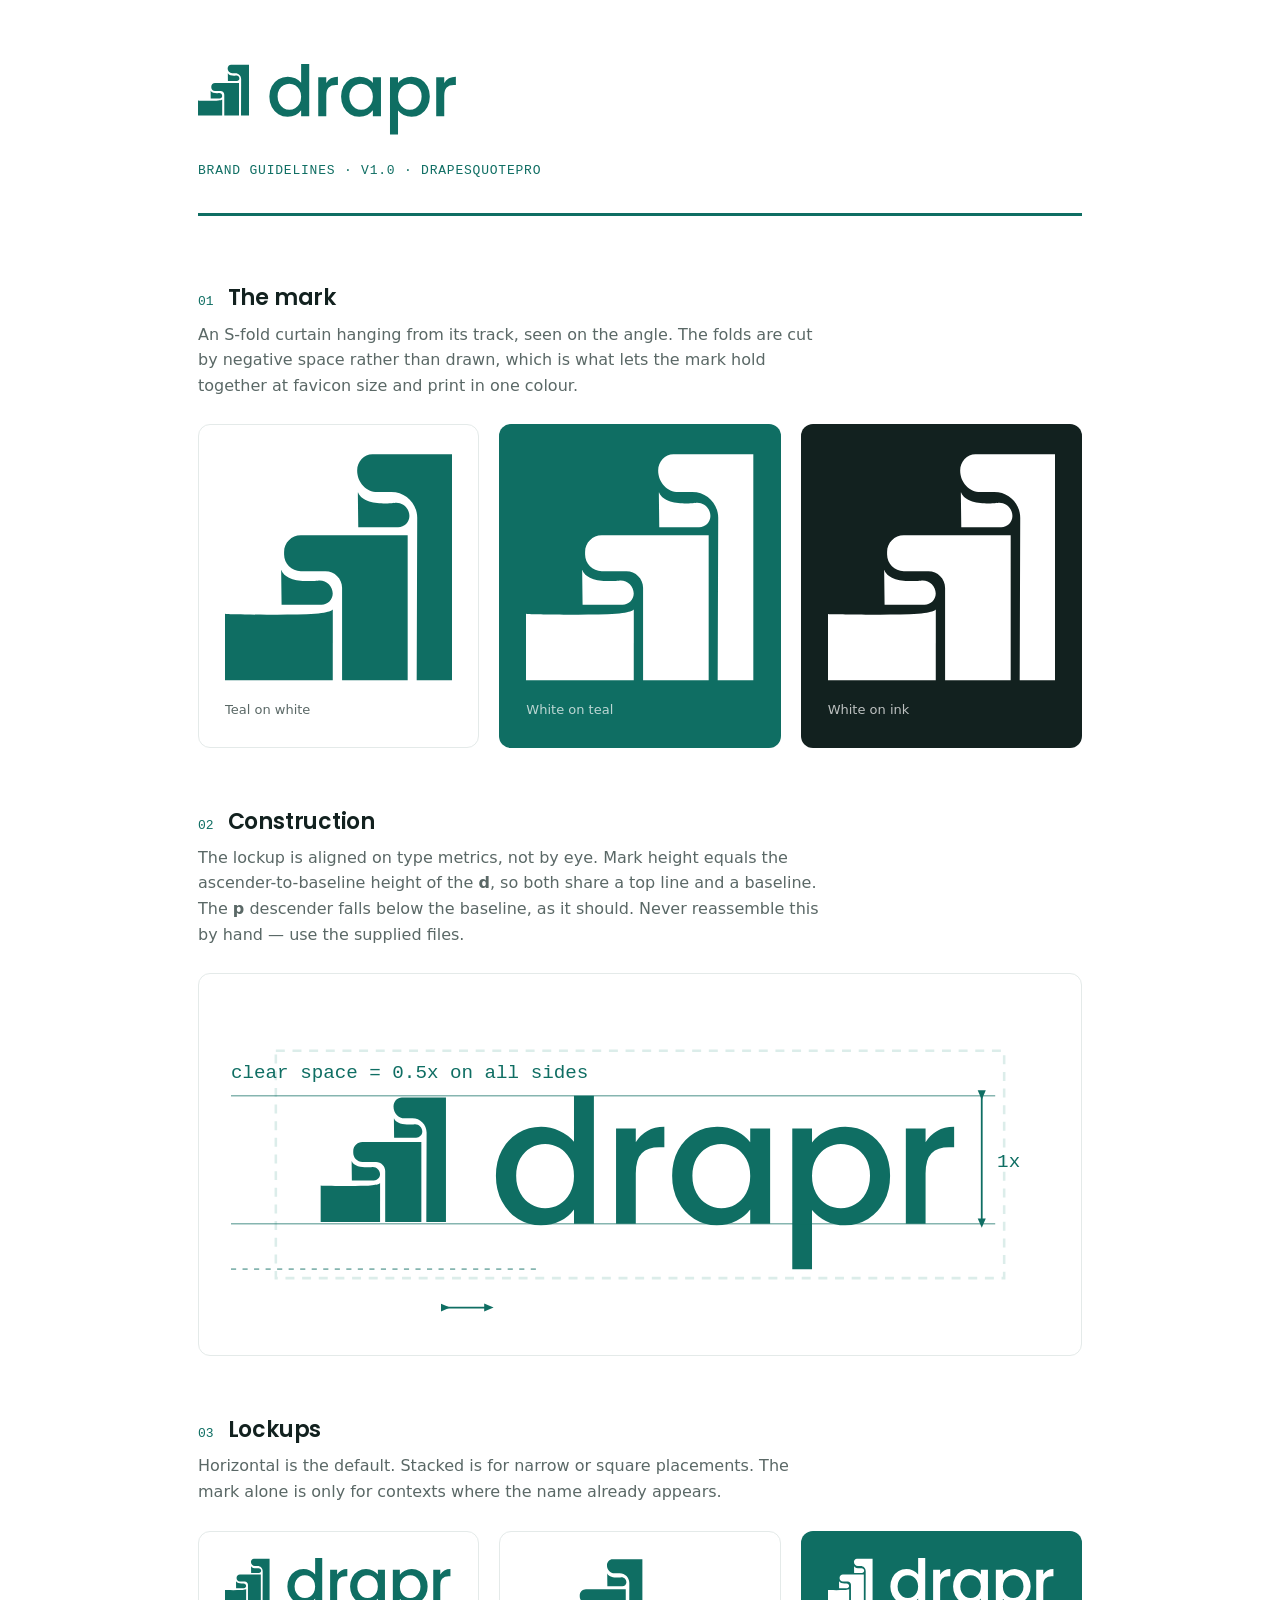
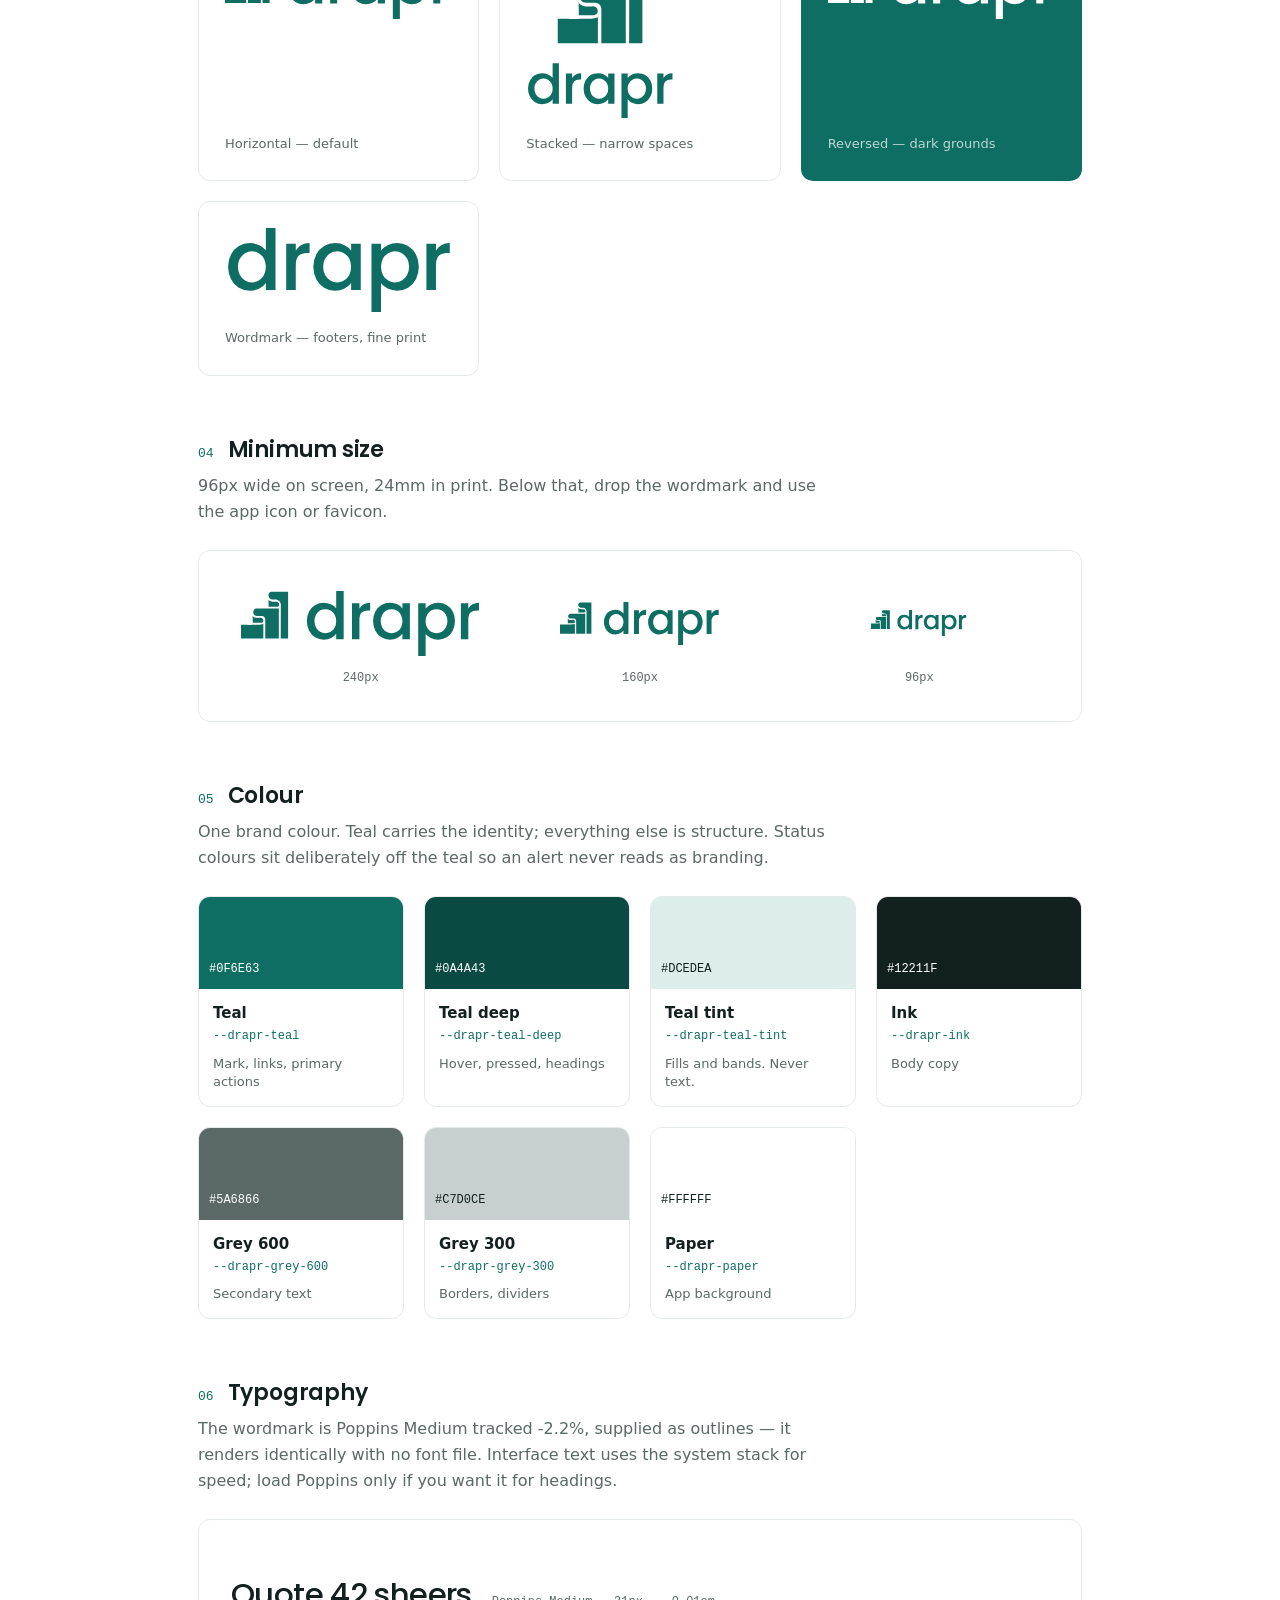
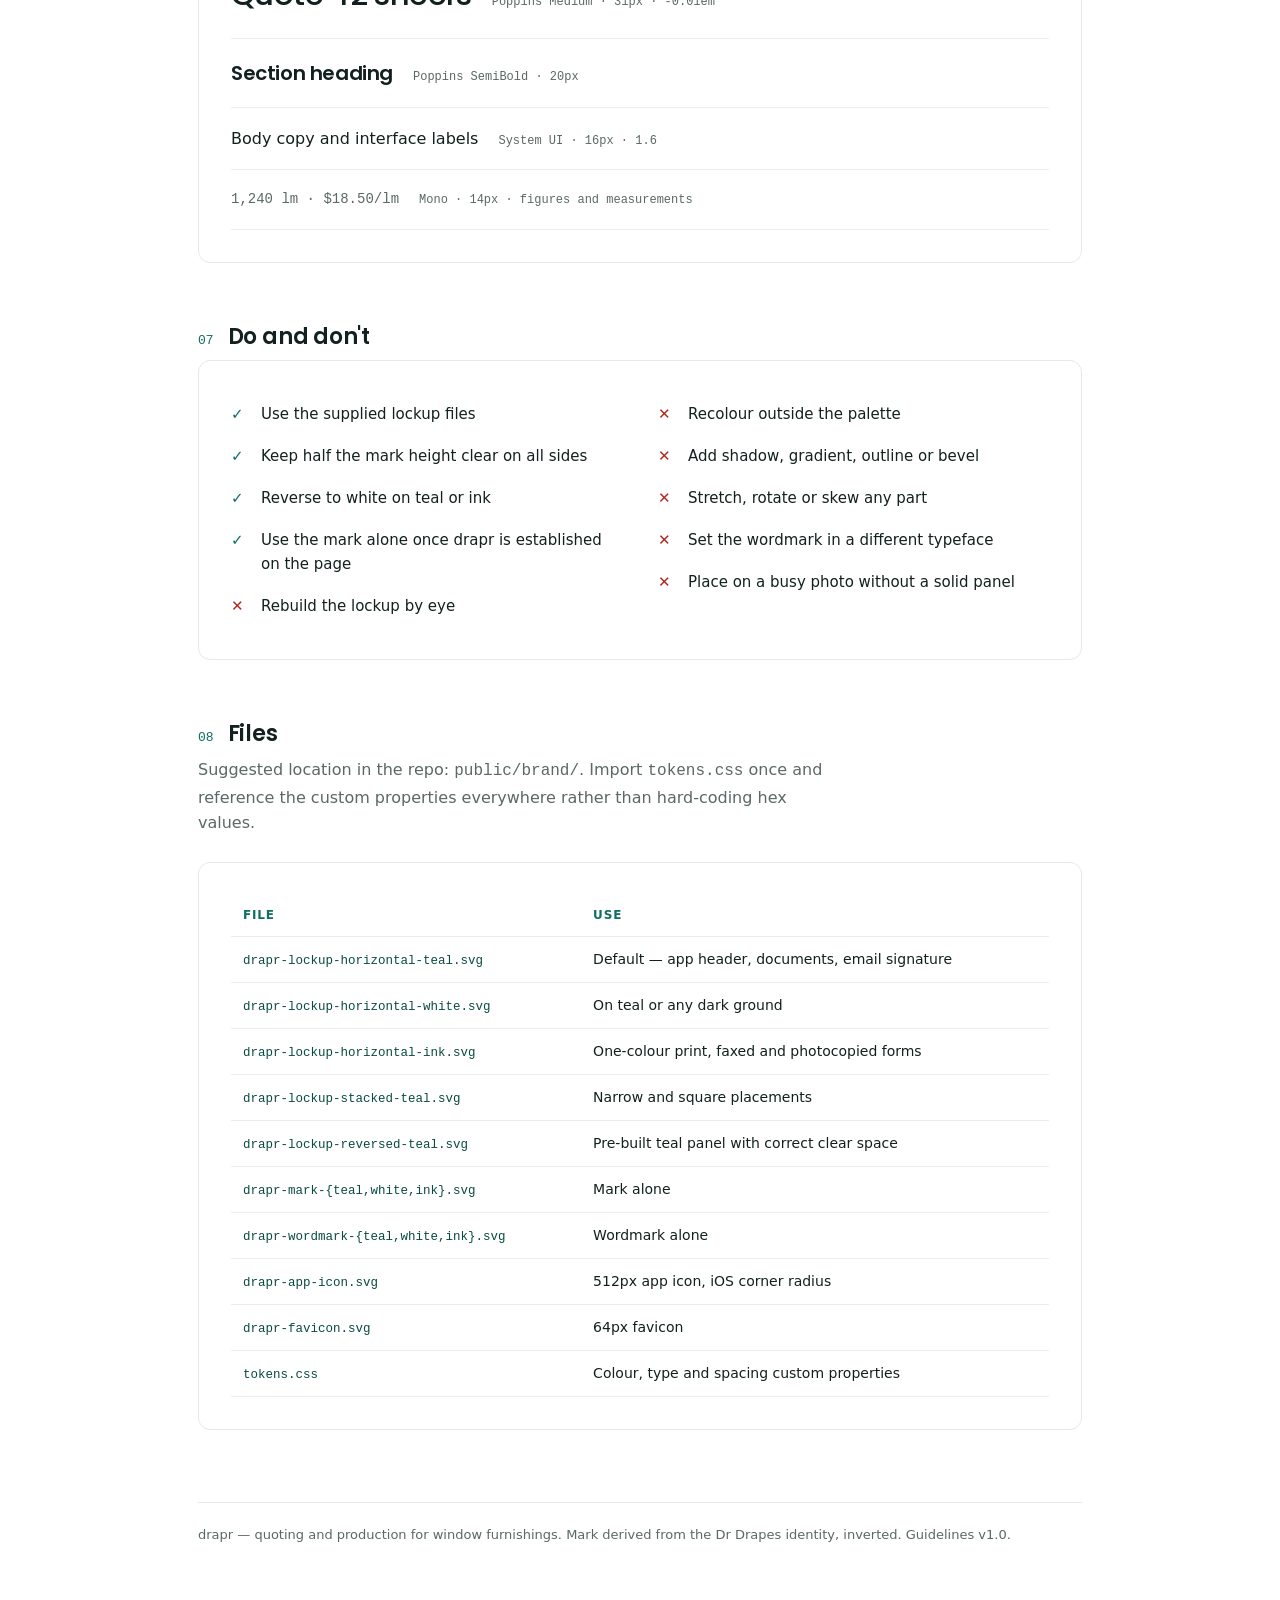
<file: brand/brand-guidelines.html>
<!DOCTYPE html>
<html lang="en-AU"><head><meta charset="utf-8">
<meta name="viewport" content="width=device-width,initial-scale=1">
<title>drapr — brand guidelines</title>
<link rel="icon" href="assets/drapr-favicon.svg">
<link rel="preconnect" href="https://fonts.googleapis.com">
<link href="https://fonts.googleapis.com/css2?family=Poppins:wght@400;500;600&display=swap" rel="stylesheet">
<style>
*{box-sizing:border-box}
body{margin:0;background:#fff;color:#12211F;
  font-family:system-ui,-apple-system,"Segoe UI",Roboto,sans-serif;
  font-size:16px;line-height:1.6;-webkit-font-smoothing:antialiased}
.wrap{max-width:940px;margin:0 auto;padding:0 28px 96px}
header{border-bottom:3px solid #0F6E63;padding:64px 0 32px;margin-bottom:8px}
header .lk{width:260px;display:block}
header .lk svg{width:100%;height:auto;display:block}
.meta{margin-top:26px;font-family:ui-monospace,Menlo,monospace;font-size:13px;
  color:#0F6E63;letter-spacing:.06em;text-transform:uppercase}
section{padding-top:56px}
h2{font-family:Poppins,system-ui,sans-serif;font-weight:600;font-size:22px;
  margin:0 0 6px;letter-spacing:-.01em}
h2::before{content:attr(data-n);font-family:ui-monospace,Menlo,monospace;
  font-size:13px;color:#0F6E63;margin-right:14px;font-weight:400;letter-spacing:0}
.lede{color:#5A6866;margin:0 0 26px;max-width:62ch}
.panel{border:1px solid #E4EAE9;border-radius:12px;padding:32px;background:#fff}
.panel.tint{background:#DCEDEA;border-color:transparent}
.panel.deep{background:#0F6E63;border-color:transparent}
.diagram{width:100%;height:auto;display:block}
.grid{display:grid;gap:20px}
.g2{grid-template-columns:repeat(auto-fit,minmax(240px,1fr))}
.g3{grid-template-columns:repeat(auto-fit,minmax(170px,1fr))}
.cell{border:1px solid #E4EAE9;border-radius:12px;padding:26px;display:flex;
  flex-direction:column;gap:16px;align-items:flex-start}
.cell.on{background:#0F6E63;border-color:transparent}
.cell.ink{background:#12211F;border-color:transparent}
.cell svg{max-width:100%;height:auto}
.cell .cap{font-size:13px;color:#5A6866;margin-top:auto}
.cell.on .cap,.cell.ink .cap{color:rgba(255,255,255,.72)}
.sw{border:1px solid #E4EAE9;border-radius:12px;overflow:hidden;padding-bottom:14px}
.chip{height:92px;display:flex;align-items:flex-end;padding:10px}
.chip code{font-size:12px;font-family:ui-monospace,Menlo,monospace}
.chip.light code{color:#fff} .chip.dark code{color:#12211F}
.sw b{display:block;padding:12px 14px 0;font-size:15px}
.sw .tok{display:block;padding:2px 14px;font-size:12px;color:#0F6E63;
  font-family:ui-monospace,Menlo,monospace}
.sw p{margin:6px 14px 0;font-size:13px;color:#5A6866;line-height:1.45}
.sz{text-align:center}
.szbox{min-height:80px;display:flex;align-items:center;justify-content:center}
.szbox svg{height:auto}
.sz span{font-family:ui-monospace,Menlo,monospace;font-size:12px;color:#5A6866}
ul.rules{list-style:none;padding:0;margin:0;columns:2;column-gap:36px}
ul.rules li{break-inside:avoid;padding:9px 0 9px 30px;position:relative;font-size:15px}
ul.rules li::before{position:absolute;left:0;top:9px;font-weight:600}
li.do::before{content:"✓";color:#0F6E63}
li.dont::before{content:"✕";color:#B3261E}
table{width:100%;border-collapse:collapse;font-size:14px}
th,td{text-align:left;padding:11px 12px;border-bottom:1px solid #E9EEED;vertical-align:top}
th{font-size:12px;text-transform:uppercase;letter-spacing:.07em;color:#0F6E63;font-weight:600}
td code{font-family:ui-monospace,Menlo,monospace;font-size:12.5px;color:#0A4A43}
.type-spec{display:flex;align-items:baseline;gap:20px;flex-wrap:wrap;
  padding:18px 0;border-bottom:1px solid #E9EEED}
.type-spec b{font-family:Poppins,sans-serif;font-weight:500;letter-spacing:-.02em}
.type-spec span{font-family:ui-monospace,Menlo,monospace;font-size:12px;color:#5A6866}
footer{margin-top:72px;padding-top:22px;border-top:1px solid #E4EAE9;
  font-size:13px;color:#5A6866}
@media (max-width:640px){ul.rules{columns:1} .panel{padding:20px}}
</style></head><body><div class="wrap">

<header>
<div class="lk"><svg class="" style="" xmlns="http://www.w3.org/2000/svg" viewBox="0 0 498.55 135.41"><g transform="translate(0.0000,0.0000) scale(1.51953) translate(0,65.81) scale(1,-1)" fill="#0F6E63"><path d="M54.28,.91h10.08s0,63.99,0,63.99h-22.62c-2.38,0-4.32-2.06-4.32-4.59h0c0-3.39,2.58-6.13,5.76-6.13h3.94c4.04,0,7.31-3.28,7.3-7.32l-.15-45.94Z"/><path d="M37.61,54.03l.12-9.79h11.31c1.75,0,3.17,1.42,3.17,3.17h0c0,2.06-1.67,3.73-3.73,3.73,0,0-9.17-1.31-10.79,2.9-.02,.05-.08,.04-.08-.01Z"/><path d="M15.9,32.06l.12-9.79h11.31c1.75,0,3.17,1.42,3.17,3.17h0c0,2.06-1.67,3.73-3.73,3.73,0,0-9.17-1.31-10.79,2.9-.02,.05-.08,.04-.08-.01Z"/><path d="M33.15,.91h18.57V41.96H21.45c-2.61,0-4.72-2.11-4.72-4.72v-.74c0-2.61,2.11-4.72,4.72-4.72h6.98c2.61,0,4.72-2.11,4.72-4.72V.91Z"/><path d="M30.51,11.39V.91H0V19.7c.35-.05,.87-.1,1.5-.13,.22,0,3.54-.03,10.39-.14,3.81,.02,7.88,.07,11.24,.13,7.16,.39,7.38,1.35,7.39,1.45V11.39Z"/></g><g fill="#0F6E63"><path transform="translate(131.7967,100.0000) scale(0.135135,-0.135135)" d="M298 560Q352 560 404.5 536.5Q457 513 488 474V740H603V0H488V83Q460 43 410.5 17.0Q361 -9 297 -9Q225 -9 165.5 27.5Q106 64 71.5 129.5Q37 195 37 278Q37 361 71.5 425.0Q106 489 165.5 524.5Q225 560 298 560ZM321 461Q277 461 239.0 439.5Q201 418 177.5 376.5Q154 335 154 278Q154 221 177.5 178.0Q201 135 239.5 112.5Q278 90 321 90Q365 90 403.0 112.0Q441 134 464.5 176.5Q488 219 488 276Q488 333 464.5 375.0Q441 417 403.0 439.0Q365 461 321 461Z"/><path transform="translate(220.4453,100.0000) scale(0.135135,-0.135135)" d="M354 560V442H325Q258 442 223.5 408.0Q189 374 189 290V0H75V551H189V471Q214 513 255.5 536.5Q297 560 354 560Z"/><path transform="translate(269.3643,100.0000) scale(0.135135,-0.135135)" d="M297 560Q362 560 410.5 534.5Q459 509 488 471V551H603V0H488V82Q459 43 409.0 17.0Q359 -9 295 -9Q224 -9 165.0 27.5Q106 64 71.5 129.5Q37 195 37 278Q37 361 71.5 425.0Q106 489 165.5 524.5Q225 560 297 560ZM321 461Q277 461 239.0 439.5Q201 418 177.5 376.5Q154 335 154 278Q154 221 177.5 178.0Q201 135 239.5 112.5Q278 90 321 90Q365 90 403.0 112.0Q441 134 464.5 176.5Q488 219 488 276Q488 333 464.5 375.0Q441 417 403.0 439.0Q365 461 321 461Z"/><path transform="translate(358.0129,100.0000) scale(0.135135,-0.135135)" d="M381 560Q453 560 512.5 524.5Q572 489 606.0 425.0Q640 361 640 278Q640 195 606.0 129.5Q572 64 512.5 27.5Q453 -9 381 -9Q318 -9 269.0 16.5Q220 42 189 80V-262H75V551H189V470Q218 508 268.0 534.0Q318 560 381 560ZM356 461Q313 461 274.5 439.0Q236 417 212.5 375.0Q189 333 189 276Q189 219 212.5 176.5Q236 134 274.5 112.0Q313 90 356 90Q400 90 438.5 112.5Q477 135 500.5 178.0Q524 221 524 278Q524 335 500.5 376.5Q477 418 438.5 439.5Q400 461 356 461Z"/><path transform="translate(446.6616,100.0000) scale(0.135135,-0.135135)" d="M354 560V442H325Q258 442 223.5 408.0Q189 374 189 290V0H75V551H189V471Q214 513 255.5 536.5Q297 560 354 560Z"/></g></svg></div>
<div class="meta">Brand guidelines · v1.0 · DrapesQuotePro</div>
</header>

<section>
<h2 data-n="01">The mark</h2>
<p class="lede">An S-fold curtain hanging from its track, seen on the angle. The
folds are cut by negative space rather than drawn, which is what lets the mark
hold together at favicon size and print in one colour.</p>
<div class="grid g3">
<div class="cell"><svg class="" style="" xmlns="http://www.w3.org/2000/svg" viewBox="0 0 156.47 160.00"><g transform="translate(0.0000,0.0000) scale(2.43124) translate(0,65.81) scale(1,-1)" fill="#0F6E63"><path d="M54.28,.91h10.08s0,63.99,0,63.99h-22.62c-2.38,0-4.32-2.06-4.32-4.59h0c0-3.39,2.58-6.13,5.76-6.13h3.94c4.04,0,7.31-3.28,7.3-7.32l-.15-45.94Z"/><path d="M37.61,54.03l.12-9.79h11.31c1.75,0,3.17,1.42,3.17,3.17h0c0,2.06-1.67,3.73-3.73,3.73,0,0-9.17-1.31-10.79,2.9-.02,.05-.08,.04-.08-.01Z"/><path d="M15.9,32.06l.12-9.79h11.31c1.75,0,3.17,1.42,3.17,3.17h0c0,2.06-1.67,3.73-3.73,3.73,0,0-9.17-1.31-10.79,2.9-.02,.05-.08,.04-.08-.01Z"/><path d="M33.15,.91h18.57V41.96H21.45c-2.61,0-4.72-2.11-4.72-4.72v-.74c0-2.61,2.11-4.72,4.72-4.72h6.98c2.61,0,4.72-2.11,4.72-4.72V.91Z"/><path d="M30.51,11.39V.91H0V19.7c.35-.05,.87-.1,1.5-.13,.22,0,3.54-.03,10.39-.14,3.81,.02,7.88,.07,11.24,.13,7.16,.39,7.38,1.35,7.39,1.45V11.39Z"/></g></svg><span class="cap">Teal on white</span></div>
<div class="cell on"><svg class="" style="" xmlns="http://www.w3.org/2000/svg" viewBox="0 0 156.47 160.00"><g transform="translate(0.0000,0.0000) scale(2.43124) translate(0,65.81) scale(1,-1)" fill="#FFFFFF"><path d="M54.28,.91h10.08s0,63.99,0,63.99h-22.62c-2.38,0-4.32-2.06-4.32-4.59h0c0-3.39,2.58-6.13,5.76-6.13h3.94c4.04,0,7.31-3.28,7.3-7.32l-.15-45.94Z"/><path d="M37.61,54.03l.12-9.79h11.31c1.75,0,3.17,1.42,3.17,3.17h0c0,2.06-1.67,3.73-3.73,3.73,0,0-9.17-1.31-10.79,2.9-.02,.05-.08,.04-.08-.01Z"/><path d="M15.9,32.06l.12-9.79h11.31c1.75,0,3.17,1.42,3.17,3.17h0c0,2.06-1.67,3.73-3.73,3.73,0,0-9.17-1.31-10.79,2.9-.02,.05-.08,.04-.08-.01Z"/><path d="M33.15,.91h18.57V41.96H21.45c-2.61,0-4.72-2.11-4.72-4.72v-.74c0-2.61,2.11-4.72,4.72-4.72h6.98c2.61,0,4.72-2.11,4.72-4.72V.91Z"/><path d="M30.51,11.39V.91H0V19.7c.35-.05,.87-.1,1.5-.13,.22,0,3.54-.03,10.39-.14,3.81,.02,7.88,.07,11.24,.13,7.16,.39,7.38,1.35,7.39,1.45V11.39Z"/></g></svg><span class="cap">White on teal</span></div>
<div class="cell ink"><svg class="" style="" xmlns="http://www.w3.org/2000/svg" viewBox="0 0 156.47 160.00"><g transform="translate(0.0000,0.0000) scale(2.43124) translate(0,65.81) scale(1,-1)" fill="#FFFFFF"><path d="M54.28,.91h10.08s0,63.99,0,63.99h-22.62c-2.38,0-4.32-2.06-4.32-4.59h0c0-3.39,2.58-6.13,5.76-6.13h3.94c4.04,0,7.31-3.28,7.3-7.32l-.15-45.94Z"/><path d="M37.61,54.03l.12-9.79h11.31c1.75,0,3.17,1.42,3.17,3.17h0c0,2.06-1.67,3.73-3.73,3.73,0,0-9.17-1.31-10.79,2.9-.02,.05-.08,.04-.08-.01Z"/><path d="M15.9,32.06l.12-9.79h11.31c1.75,0,3.17,1.42,3.17,3.17h0c0,2.06-1.67,3.73-3.73,3.73,0,0-9.17-1.31-10.79,2.9-.02,.05-.08,.04-.08-.01Z"/><path d="M33.15,.91h18.57V41.96H21.45c-2.61,0-4.72-2.11-4.72-4.72v-.74c0-2.61,2.11-4.72,4.72-4.72h6.98c2.61,0,4.72-2.11,4.72-4.72V.91Z"/><path d="M30.51,11.39V.91H0V19.7c.35-.05,.87-.1,1.5-.13,.22,0,3.54-.03,10.39-.14,3.81,.02,7.88,.07,11.24,.13,7.16,.39,7.38,1.35,7.39,1.45V11.39Z"/></g></svg><span class="cap">White on ink</span></div>
</div>
</section>

<section>
<h2 data-n="02">Construction</h2>
<p class="lede">The lockup is aligned on type metrics, not by eye. Mark height
equals the ascender-to-baseline height of the <b>d</b>, so both share a top line
and a baseline. The <b>p</b> descender falls below the baseline, as it should.
Never reassemble this by hand — use the supplied files.</p>
<div class="panel"><svg viewBox="-70.0 -70.0 638.55 247.41" class="diagram">
<defs><marker id="a" viewBox="0 0 8 8" refX="4" refY="4" markerWidth="6" markerHeight="6" orient="auto">
<path d="M0,1 L7,4 L0,7 z" fill="#0F6E63"/></marker></defs>
<rect x="-35.0" y="-35.0" width="568.55" height="177.41" fill="none" stroke="#DCEDEA" stroke-width="2" stroke-dasharray="7 6"/>
<g transform="translate(0.0000,0.0000) scale(1.51953) translate(0,65.81) scale(1,-1)" fill="#0F6E63"><path d="M54.28,.91h10.08s0,63.99,0,63.99h-22.62c-2.38,0-4.32-2.06-4.32-4.59h0c0-3.39,2.58-6.13,5.76-6.13h3.94c4.04,0,7.31-3.28,7.3-7.32l-.15-45.94Z"/><path d="M37.61,54.03l.12-9.79h11.31c1.75,0,3.17,1.42,3.17,3.17h0c0,2.06-1.67,3.73-3.73,3.73,0,0-9.17-1.31-10.79,2.9-.02,.05-.08,.04-.08-.01Z"/><path d="M15.9,32.06l.12-9.79h11.31c1.75,0,3.17,1.42,3.17,3.17h0c0,2.06-1.67,3.73-3.73,3.73,0,0-9.17-1.31-10.79,2.9-.02,.05-.08,.04-.08-.01Z"/><path d="M33.15,.91h18.57V41.96H21.45c-2.61,0-4.72-2.11-4.72-4.72v-.74c0-2.61,2.11-4.72,4.72-4.72h6.98c2.61,0,4.72-2.11,4.72-4.72V.91Z"/><path d="M30.51,11.39V.91H0V19.7c.35-.05,.87-.1,1.5-.13,.22,0,3.54-.03,10.39-.14,3.81,.02,7.88,.07,11.24,.13,7.16,.39,7.38,1.35,7.39,1.45V11.39Z"/></g><g fill="#0F6E63"><path transform="translate(131.7967,100.0000) scale(0.135135,-0.135135)" d="M298 560Q352 560 404.5 536.5Q457 513 488 474V740H603V0H488V83Q460 43 410.5 17.0Q361 -9 297 -9Q225 -9 165.5 27.5Q106 64 71.5 129.5Q37 195 37 278Q37 361 71.5 425.0Q106 489 165.5 524.5Q225 560 298 560ZM321 461Q277 461 239.0 439.5Q201 418 177.5 376.5Q154 335 154 278Q154 221 177.5 178.0Q201 135 239.5 112.5Q278 90 321 90Q365 90 403.0 112.0Q441 134 464.5 176.5Q488 219 488 276Q488 333 464.5 375.0Q441 417 403.0 439.0Q365 461 321 461Z"/><path transform="translate(220.4453,100.0000) scale(0.135135,-0.135135)" d="M354 560V442H325Q258 442 223.5 408.0Q189 374 189 290V0H75V551H189V471Q214 513 255.5 536.5Q297 560 354 560Z"/><path transform="translate(269.3643,100.0000) scale(0.135135,-0.135135)" d="M297 560Q362 560 410.5 534.5Q459 509 488 471V551H603V0H488V82Q459 43 409.0 17.0Q359 -9 295 -9Q224 -9 165.0 27.5Q106 64 71.5 129.5Q37 195 37 278Q37 361 71.5 425.0Q106 489 165.5 524.5Q225 560 297 560ZM321 461Q277 461 239.0 439.5Q201 418 177.5 376.5Q154 335 154 278Q154 221 177.5 178.0Q201 135 239.5 112.5Q278 90 321 90Q365 90 403.0 112.0Q441 134 464.5 176.5Q488 219 488 276Q488 333 464.5 375.0Q441 417 403.0 439.0Q365 461 321 461Z"/><path transform="translate(358.0129,100.0000) scale(0.135135,-0.135135)" d="M381 560Q453 560 512.5 524.5Q572 489 606.0 425.0Q640 361 640 278Q640 195 606.0 129.5Q572 64 512.5 27.5Q453 -9 381 -9Q318 -9 269.0 16.5Q220 42 189 80V-262H75V551H189V470Q218 508 268.0 534.0Q318 560 381 560ZM356 461Q313 461 274.5 439.0Q236 417 212.5 375.0Q189 333 189 276Q189 219 212.5 176.5Q236 134 274.5 112.0Q313 90 356 90Q400 90 438.5 112.5Q477 135 500.5 178.0Q524 221 524 278Q524 335 500.5 376.5Q477 418 438.5 439.5Q400 461 356 461Z"/><path transform="translate(446.6616,100.0000) scale(0.135135,-0.135135)" d="M354 560V442H325Q258 442 223.5 408.0Q189 374 189 290V0H75V551H189V471Q214 513 255.5 536.5Q297 560 354 560Z"/></g>
<g stroke="#0F6E63" stroke-width="1.2" opacity="0.5">
<line x1="-70.0" y1="0" x2="526.55" y2="0"/>
<line x1="-70.0" y1="100" x2="526.55" y2="100"/>
<line x1="-70.0" y1="135.41" x2="171.84" y2="135.41" stroke-dasharray="4 5"/>
</g>
<g stroke="#0F6E63" stroke-width="1.4" marker-start="url(#a)" marker-end="url(#a)">
<line x1="516.05" y1="0" x2="516.05" y2="100"/>
<line x1="97.84" y1="165.41" x2="131.84" y2="165.41"/>
</g>
<g font-family="ui-monospace,Menlo,monospace" font-size="15" fill="#0F6E63">
<text x="528.05" y="56">1x</text>
<text x="114.84" y="187.41" text-anchor="middle">0.34x</text>
<text x="-70.0" y="-14">clear space = 0.5x on all sides</text>
<text x="-70.0" y="187.41" font-size="13" opacity="0.75">baseline</text>
</g></svg></div>
</section>

<section>
<h2 data-n="03">Lockups</h2>
<p class="lede">Horizontal is the default. Stacked is for narrow or square
placements. The mark alone is only for contexts where the name already appears.</p>
<div class="grid g2">
<div class="cell"><svg class="" style="" xmlns="http://www.w3.org/2000/svg" viewBox="0 0 498.55 135.41"><g transform="translate(0.0000,0.0000) scale(1.51953) translate(0,65.81) scale(1,-1)" fill="#0F6E63"><path d="M54.28,.91h10.08s0,63.99,0,63.99h-22.62c-2.38,0-4.32-2.06-4.32-4.59h0c0-3.39,2.58-6.13,5.76-6.13h3.94c4.04,0,7.31-3.28,7.3-7.32l-.15-45.94Z"/><path d="M37.61,54.03l.12-9.79h11.31c1.75,0,3.17,1.42,3.17,3.17h0c0,2.06-1.67,3.73-3.73,3.73,0,0-9.17-1.31-10.79,2.9-.02,.05-.08,.04-.08-.01Z"/><path d="M15.9,32.06l.12-9.79h11.31c1.75,0,3.17,1.42,3.17,3.17h0c0,2.06-1.67,3.73-3.73,3.73,0,0-9.17-1.31-10.79,2.9-.02,.05-.08,.04-.08-.01Z"/><path d="M33.15,.91h18.57V41.96H21.45c-2.61,0-4.72-2.11-4.72-4.72v-.74c0-2.61,2.11-4.72,4.72-4.72h6.98c2.61,0,4.72-2.11,4.72-4.72V.91Z"/><path d="M30.51,11.39V.91H0V19.7c.35-.05,.87-.1,1.5-.13,.22,0,3.54-.03,10.39-.14,3.81,.02,7.88,.07,11.24,.13,7.16,.39,7.38,1.35,7.39,1.45V11.39Z"/></g><g fill="#0F6E63"><path transform="translate(131.7967,100.0000) scale(0.135135,-0.135135)" d="M298 560Q352 560 404.5 536.5Q457 513 488 474V740H603V0H488V83Q460 43 410.5 17.0Q361 -9 297 -9Q225 -9 165.5 27.5Q106 64 71.5 129.5Q37 195 37 278Q37 361 71.5 425.0Q106 489 165.5 524.5Q225 560 298 560ZM321 461Q277 461 239.0 439.5Q201 418 177.5 376.5Q154 335 154 278Q154 221 177.5 178.0Q201 135 239.5 112.5Q278 90 321 90Q365 90 403.0 112.0Q441 134 464.5 176.5Q488 219 488 276Q488 333 464.5 375.0Q441 417 403.0 439.0Q365 461 321 461Z"/><path transform="translate(220.4453,100.0000) scale(0.135135,-0.135135)" d="M354 560V442H325Q258 442 223.5 408.0Q189 374 189 290V0H75V551H189V471Q214 513 255.5 536.5Q297 560 354 560Z"/><path transform="translate(269.3643,100.0000) scale(0.135135,-0.135135)" d="M297 560Q362 560 410.5 534.5Q459 509 488 471V551H603V0H488V82Q459 43 409.0 17.0Q359 -9 295 -9Q224 -9 165.0 27.5Q106 64 71.5 129.5Q37 195 37 278Q37 361 71.5 425.0Q106 489 165.5 524.5Q225 560 297 560ZM321 461Q277 461 239.0 439.5Q201 418 177.5 376.5Q154 335 154 278Q154 221 177.5 178.0Q201 135 239.5 112.5Q278 90 321 90Q365 90 403.0 112.0Q441 134 464.5 176.5Q488 219 488 276Q488 333 464.5 375.0Q441 417 403.0 439.0Q365 461 321 461Z"/><path transform="translate(358.0129,100.0000) scale(0.135135,-0.135135)" d="M381 560Q453 560 512.5 524.5Q572 489 606.0 425.0Q640 361 640 278Q640 195 606.0 129.5Q572 64 512.5 27.5Q453 -9 381 -9Q318 -9 269.0 16.5Q220 42 189 80V-262H75V551H189V470Q218 508 268.0 534.0Q318 560 381 560ZM356 461Q313 461 274.5 439.0Q236 417 212.5 375.0Q189 333 189 276Q189 219 212.5 176.5Q236 134 274.5 112.0Q313 90 356 90Q400 90 438.5 112.5Q477 135 500.5 178.0Q524 221 524 278Q524 335 500.5 376.5Q477 418 438.5 439.5Q400 461 356 461Z"/><path transform="translate(446.6616,100.0000) scale(0.135135,-0.135135)" d="M354 560V442H325Q258 442 223.5 408.0Q189 374 189 290V0H75V551H189V471Q214 513 255.5 536.5Q297 560 354 560Z"/></g></svg><span class="cap">Horizontal — default</span></div>
<div class="cell"><svg class="" style="max-height:160px" xmlns="http://www.w3.org/2000/svg" viewBox="0 0 205.38 221.83"><g transform="translate(44.0139,0.0000) scale(1.82343) translate(0,65.81) scale(1,-1)" fill="#0F6E63"><path d="M54.28,.91h10.08s0,63.99,0,63.99h-22.62c-2.38,0-4.32-2.06-4.32-4.59h0c0-3.39,2.58-6.13,5.76-6.13h3.94c4.04,0,7.31-3.28,7.3-7.32l-.15-45.94Z"/><path d="M37.61,54.03l.12-9.79h11.31c1.75,0,3.17,1.42,3.17,3.17h0c0,2.06-1.67,3.73-3.73,3.73,0,0-9.17-1.31-10.79,2.9-.02,.05-.08,.04-.08-.01Z"/><path d="M15.9,32.06l.12-9.79h11.31c1.75,0,3.17,1.42,3.17,3.17h0c0,2.06-1.67,3.73-3.73,3.73,0,0-9.17-1.31-10.79,2.9-.02,.05-.08,.04-.08-.01Z"/><path d="M33.15,.91h18.57V41.96H21.45c-2.61,0-4.72-2.11-4.72-4.72v-.74c0-2.61,2.11-4.72,4.72-4.72h6.98c2.61,0,4.72-2.11,4.72-4.72V.91Z"/><path d="M30.51,11.39V.91H0V19.7c.35-.05,.87-.1,1.5-.13,.22,0,3.54-.03,10.39-.14,3.81,.02,7.88,.07,11.24,.13,7.16,.39,7.38,1.35,7.39,1.45V11.39Z"/></g><g fill="#0F6E63"><path transform="translate(0.0000,202.0000) scale(0.075676,-0.075676)" d="M298 560Q352 560 404.5 536.5Q457 513 488 474V740H603V0H488V83Q460 43 410.5 17.0Q361 -9 297 -9Q225 -9 165.5 27.5Q106 64 71.5 129.5Q37 195 37 278Q37 361 71.5 425.0Q106 489 165.5 524.5Q225 560 298 560ZM321 461Q277 461 239.0 439.5Q201 418 177.5 376.5Q154 335 154 278Q154 221 177.5 178.0Q201 135 239.5 112.5Q278 90 321 90Q365 90 403.0 112.0Q441 134 464.5 176.5Q488 219 488 276Q488 333 464.5 375.0Q441 417 403.0 439.0Q365 461 321 461Z"/><path transform="translate(49.6432,202.0000) scale(0.075676,-0.075676)" d="M354 560V442H325Q258 442 223.5 408.0Q189 374 189 290V0H75V551H189V471Q214 513 255.5 536.5Q297 560 354 560Z"/><path transform="translate(77.0378,202.0000) scale(0.075676,-0.075676)" d="M297 560Q362 560 410.5 534.5Q459 509 488 471V551H603V0H488V82Q459 43 409.0 17.0Q359 -9 295 -9Q224 -9 165.0 27.5Q106 64 71.5 129.5Q37 195 37 278Q37 361 71.5 425.0Q106 489 165.5 524.5Q225 560 297 560ZM321 461Q277 461 239.0 439.5Q201 418 177.5 376.5Q154 335 154 278Q154 221 177.5 178.0Q201 135 239.5 112.5Q278 90 321 90Q365 90 403.0 112.0Q441 134 464.5 176.5Q488 219 488 276Q488 333 464.5 375.0Q441 417 403.0 439.0Q365 461 321 461Z"/><path transform="translate(126.6811,202.0000) scale(0.075676,-0.075676)" d="M381 560Q453 560 512.5 524.5Q572 489 606.0 425.0Q640 361 640 278Q640 195 606.0 129.5Q572 64 512.5 27.5Q453 -9 381 -9Q318 -9 269.0 16.5Q220 42 189 80V-262H75V551H189V470Q218 508 268.0 534.0Q318 560 381 560ZM356 461Q313 461 274.5 439.0Q236 417 212.5 375.0Q189 333 189 276Q189 219 212.5 176.5Q236 134 274.5 112.0Q313 90 356 90Q400 90 438.5 112.5Q477 135 500.5 178.0Q524 221 524 278Q524 335 500.5 376.5Q477 418 438.5 439.5Q400 461 356 461Z"/><path transform="translate(176.3243,202.0000) scale(0.075676,-0.075676)" d="M354 560V442H325Q258 442 223.5 408.0Q189 374 189 290V0H75V551H189V471Q214 513 255.5 536.5Q297 560 354 560Z"/></g></svg><span class="cap">Stacked — narrow spaces</span></div>
<div class="cell on"><svg class="" style="" xmlns="http://www.w3.org/2000/svg" viewBox="0 0 498.55 135.41"><g transform="translate(0.0000,0.0000) scale(1.51953) translate(0,65.81) scale(1,-1)" fill="#FFFFFF"><path d="M54.28,.91h10.08s0,63.99,0,63.99h-22.62c-2.38,0-4.32-2.06-4.32-4.59h0c0-3.39,2.58-6.13,5.76-6.13h3.94c4.04,0,7.31-3.28,7.3-7.32l-.15-45.94Z"/><path d="M37.61,54.03l.12-9.79h11.31c1.75,0,3.17,1.42,3.17,3.17h0c0,2.06-1.67,3.73-3.73,3.73,0,0-9.17-1.31-10.79,2.9-.02,.05-.08,.04-.08-.01Z"/><path d="M15.9,32.06l.12-9.79h11.31c1.75,0,3.17,1.42,3.17,3.17h0c0,2.06-1.67,3.73-3.73,3.73,0,0-9.17-1.31-10.79,2.9-.02,.05-.08,.04-.08-.01Z"/><path d="M33.15,.91h18.57V41.96H21.45c-2.61,0-4.72-2.11-4.72-4.72v-.74c0-2.61,2.11-4.72,4.72-4.72h6.98c2.61,0,4.72-2.11,4.72-4.72V.91Z"/><path d="M30.51,11.39V.91H0V19.7c.35-.05,.87-.1,1.5-.13,.22,0,3.54-.03,10.39-.14,3.81,.02,7.88,.07,11.24,.13,7.16,.39,7.38,1.35,7.39,1.45V11.39Z"/></g><g fill="#FFFFFF"><path transform="translate(131.7967,100.0000) scale(0.135135,-0.135135)" d="M298 560Q352 560 404.5 536.5Q457 513 488 474V740H603V0H488V83Q460 43 410.5 17.0Q361 -9 297 -9Q225 -9 165.5 27.5Q106 64 71.5 129.5Q37 195 37 278Q37 361 71.5 425.0Q106 489 165.5 524.5Q225 560 298 560ZM321 461Q277 461 239.0 439.5Q201 418 177.5 376.5Q154 335 154 278Q154 221 177.5 178.0Q201 135 239.5 112.5Q278 90 321 90Q365 90 403.0 112.0Q441 134 464.5 176.5Q488 219 488 276Q488 333 464.5 375.0Q441 417 403.0 439.0Q365 461 321 461Z"/><path transform="translate(220.4453,100.0000) scale(0.135135,-0.135135)" d="M354 560V442H325Q258 442 223.5 408.0Q189 374 189 290V0H75V551H189V471Q214 513 255.5 536.5Q297 560 354 560Z"/><path transform="translate(269.3643,100.0000) scale(0.135135,-0.135135)" d="M297 560Q362 560 410.5 534.5Q459 509 488 471V551H603V0H488V82Q459 43 409.0 17.0Q359 -9 295 -9Q224 -9 165.0 27.5Q106 64 71.5 129.5Q37 195 37 278Q37 361 71.5 425.0Q106 489 165.5 524.5Q225 560 297 560ZM321 461Q277 461 239.0 439.5Q201 418 177.5 376.5Q154 335 154 278Q154 221 177.5 178.0Q201 135 239.5 112.5Q278 90 321 90Q365 90 403.0 112.0Q441 134 464.5 176.5Q488 219 488 276Q488 333 464.5 375.0Q441 417 403.0 439.0Q365 461 321 461Z"/><path transform="translate(358.0129,100.0000) scale(0.135135,-0.135135)" d="M381 560Q453 560 512.5 524.5Q572 489 606.0 425.0Q640 361 640 278Q640 195 606.0 129.5Q572 64 512.5 27.5Q453 -9 381 -9Q318 -9 269.0 16.5Q220 42 189 80V-262H75V551H189V470Q218 508 268.0 534.0Q318 560 381 560ZM356 461Q313 461 274.5 439.0Q236 417 212.5 375.0Q189 333 189 276Q189 219 212.5 176.5Q236 134 274.5 112.0Q313 90 356 90Q400 90 438.5 112.5Q477 135 500.5 178.0Q524 221 524 278Q524 335 500.5 376.5Q477 418 438.5 439.5Q400 461 356 461Z"/><path transform="translate(446.6616,100.0000) scale(0.135135,-0.135135)" d="M354 560V442H325Q258 442 223.5 408.0Q189 374 189 290V0H75V551H189V471Q214 513 255.5 536.5Q297 560 354 560Z"/></g></svg><span class="cap">Reversed — dark grounds</span></div>
<div class="cell"><svg class="" style="" xmlns="http://www.w3.org/2000/svg" viewBox="0 0 366.76 135.41"><g fill="#0F6E63"><path transform="translate(0.0000,100.0000) scale(0.135135,-0.135135)" d="M298 560Q352 560 404.5 536.5Q457 513 488 474V740H603V0H488V83Q460 43 410.5 17.0Q361 -9 297 -9Q225 -9 165.5 27.5Q106 64 71.5 129.5Q37 195 37 278Q37 361 71.5 425.0Q106 489 165.5 524.5Q225 560 298 560ZM321 461Q277 461 239.0 439.5Q201 418 177.5 376.5Q154 335 154 278Q154 221 177.5 178.0Q201 135 239.5 112.5Q278 90 321 90Q365 90 403.0 112.0Q441 134 464.5 176.5Q488 219 488 276Q488 333 464.5 375.0Q441 417 403.0 439.0Q365 461 321 461Z"/><path transform="translate(88.6486,100.0000) scale(0.135135,-0.135135)" d="M354 560V442H325Q258 442 223.5 408.0Q189 374 189 290V0H75V551H189V471Q214 513 255.5 536.5Q297 560 354 560Z"/><path transform="translate(137.5676,100.0000) scale(0.135135,-0.135135)" d="M297 560Q362 560 410.5 534.5Q459 509 488 471V551H603V0H488V82Q459 43 409.0 17.0Q359 -9 295 -9Q224 -9 165.0 27.5Q106 64 71.5 129.5Q37 195 37 278Q37 361 71.5 425.0Q106 489 165.5 524.5Q225 560 297 560ZM321 461Q277 461 239.0 439.5Q201 418 177.5 376.5Q154 335 154 278Q154 221 177.5 178.0Q201 135 239.5 112.5Q278 90 321 90Q365 90 403.0 112.0Q441 134 464.5 176.5Q488 219 488 276Q488 333 464.5 375.0Q441 417 403.0 439.0Q365 461 321 461Z"/><path transform="translate(226.2162,100.0000) scale(0.135135,-0.135135)" d="M381 560Q453 560 512.5 524.5Q572 489 606.0 425.0Q640 361 640 278Q640 195 606.0 129.5Q572 64 512.5 27.5Q453 -9 381 -9Q318 -9 269.0 16.5Q220 42 189 80V-262H75V551H189V470Q218 508 268.0 534.0Q318 560 381 560ZM356 461Q313 461 274.5 439.0Q236 417 212.5 375.0Q189 333 189 276Q189 219 212.5 176.5Q236 134 274.5 112.0Q313 90 356 90Q400 90 438.5 112.5Q477 135 500.5 178.0Q524 221 524 278Q524 335 500.5 376.5Q477 418 438.5 439.5Q400 461 356 461Z"/><path transform="translate(314.8649,100.0000) scale(0.135135,-0.135135)" d="M354 560V442H325Q258 442 223.5 408.0Q189 374 189 290V0H75V551H189V471Q214 513 255.5 536.5Q297 560 354 560Z"/></g></svg><span class="cap">Wordmark — footers, fine print</span></div>
</div>
</section>

<section>
<h2 data-n="04">Minimum size</h2>
<p class="lede">96px wide on screen, 24mm in print. Below that, drop the wordmark
and use the app icon or favicon.</p>
<div class="panel"><div class="grid g3"><div class="sz"><div class="szbox"><svg class="" style="width:240px" xmlns="http://www.w3.org/2000/svg" viewBox="0 0 498.55 135.41"><g transform="translate(0.0000,0.0000) scale(1.51953) translate(0,65.81) scale(1,-1)" fill="#0F6E63"><path d="M54.28,.91h10.08s0,63.99,0,63.99h-22.62c-2.38,0-4.32-2.06-4.32-4.59h0c0-3.39,2.58-6.13,5.76-6.13h3.94c4.04,0,7.31-3.28,7.3-7.32l-.15-45.94Z"/><path d="M37.61,54.03l.12-9.79h11.31c1.75,0,3.17,1.42,3.17,3.17h0c0,2.06-1.67,3.73-3.73,3.73,0,0-9.17-1.31-10.79,2.9-.02,.05-.08,.04-.08-.01Z"/><path d="M15.9,32.06l.12-9.79h11.31c1.75,0,3.17,1.42,3.17,3.17h0c0,2.06-1.67,3.73-3.73,3.73,0,0-9.17-1.31-10.79,2.9-.02,.05-.08,.04-.08-.01Z"/><path d="M33.15,.91h18.57V41.96H21.45c-2.61,0-4.72-2.11-4.72-4.72v-.74c0-2.61,2.11-4.72,4.72-4.72h6.98c2.61,0,4.72-2.11,4.72-4.72V.91Z"/><path d="M30.51,11.39V.91H0V19.7c.35-.05,.87-.1,1.5-.13,.22,0,3.54-.03,10.39-.14,3.81,.02,7.88,.07,11.24,.13,7.16,.39,7.38,1.35,7.39,1.45V11.39Z"/></g><g fill="#0F6E63"><path transform="translate(131.7967,100.0000) scale(0.135135,-0.135135)" d="M298 560Q352 560 404.5 536.5Q457 513 488 474V740H603V0H488V83Q460 43 410.5 17.0Q361 -9 297 -9Q225 -9 165.5 27.5Q106 64 71.5 129.5Q37 195 37 278Q37 361 71.5 425.0Q106 489 165.5 524.5Q225 560 298 560ZM321 461Q277 461 239.0 439.5Q201 418 177.5 376.5Q154 335 154 278Q154 221 177.5 178.0Q201 135 239.5 112.5Q278 90 321 90Q365 90 403.0 112.0Q441 134 464.5 176.5Q488 219 488 276Q488 333 464.5 375.0Q441 417 403.0 439.0Q365 461 321 461Z"/><path transform="translate(220.4453,100.0000) scale(0.135135,-0.135135)" d="M354 560V442H325Q258 442 223.5 408.0Q189 374 189 290V0H75V551H189V471Q214 513 255.5 536.5Q297 560 354 560Z"/><path transform="translate(269.3643,100.0000) scale(0.135135,-0.135135)" d="M297 560Q362 560 410.5 534.5Q459 509 488 471V551H603V0H488V82Q459 43 409.0 17.0Q359 -9 295 -9Q224 -9 165.0 27.5Q106 64 71.5 129.5Q37 195 37 278Q37 361 71.5 425.0Q106 489 165.5 524.5Q225 560 297 560ZM321 461Q277 461 239.0 439.5Q201 418 177.5 376.5Q154 335 154 278Q154 221 177.5 178.0Q201 135 239.5 112.5Q278 90 321 90Q365 90 403.0 112.0Q441 134 464.5 176.5Q488 219 488 276Q488 333 464.5 375.0Q441 417 403.0 439.0Q365 461 321 461Z"/><path transform="translate(358.0129,100.0000) scale(0.135135,-0.135135)" d="M381 560Q453 560 512.5 524.5Q572 489 606.0 425.0Q640 361 640 278Q640 195 606.0 129.5Q572 64 512.5 27.5Q453 -9 381 -9Q318 -9 269.0 16.5Q220 42 189 80V-262H75V551H189V470Q218 508 268.0 534.0Q318 560 381 560ZM356 461Q313 461 274.5 439.0Q236 417 212.5 375.0Q189 333 189 276Q189 219 212.5 176.5Q236 134 274.5 112.0Q313 90 356 90Q400 90 438.5 112.5Q477 135 500.5 178.0Q524 221 524 278Q524 335 500.5 376.5Q477 418 438.5 439.5Q400 461 356 461Z"/><path transform="translate(446.6616,100.0000) scale(0.135135,-0.135135)" d="M354 560V442H325Q258 442 223.5 408.0Q189 374 189 290V0H75V551H189V471Q214 513 255.5 536.5Q297 560 354 560Z"/></g></svg></div><span>240px</span></div><div class="sz"><div class="szbox"><svg class="" style="width:160px" xmlns="http://www.w3.org/2000/svg" viewBox="0 0 498.55 135.41"><g transform="translate(0.0000,0.0000) scale(1.51953) translate(0,65.81) scale(1,-1)" fill="#0F6E63"><path d="M54.28,.91h10.08s0,63.99,0,63.99h-22.62c-2.38,0-4.32-2.06-4.32-4.59h0c0-3.39,2.58-6.13,5.76-6.13h3.94c4.04,0,7.31-3.28,7.3-7.32l-.15-45.94Z"/><path d="M37.61,54.03l.12-9.79h11.31c1.75,0,3.17,1.42,3.17,3.17h0c0,2.06-1.67,3.73-3.73,3.73,0,0-9.17-1.31-10.79,2.9-.02,.05-.08,.04-.08-.01Z"/><path d="M15.9,32.06l.12-9.79h11.31c1.75,0,3.17,1.42,3.17,3.17h0c0,2.06-1.67,3.73-3.73,3.73,0,0-9.17-1.31-10.79,2.9-.02,.05-.08,.04-.08-.01Z"/><path d="M33.15,.91h18.57V41.96H21.45c-2.61,0-4.72-2.11-4.72-4.72v-.74c0-2.61,2.11-4.72,4.72-4.72h6.98c2.61,0,4.72-2.11,4.72-4.72V.91Z"/><path d="M30.51,11.39V.91H0V19.7c.35-.05,.87-.1,1.5-.13,.22,0,3.54-.03,10.39-.14,3.81,.02,7.88,.07,11.24,.13,7.16,.39,7.38,1.35,7.39,1.45V11.39Z"/></g><g fill="#0F6E63"><path transform="translate(131.7967,100.0000) scale(0.135135,-0.135135)" d="M298 560Q352 560 404.5 536.5Q457 513 488 474V740H603V0H488V83Q460 43 410.5 17.0Q361 -9 297 -9Q225 -9 165.5 27.5Q106 64 71.5 129.5Q37 195 37 278Q37 361 71.5 425.0Q106 489 165.5 524.5Q225 560 298 560ZM321 461Q277 461 239.0 439.5Q201 418 177.5 376.5Q154 335 154 278Q154 221 177.5 178.0Q201 135 239.5 112.5Q278 90 321 90Q365 90 403.0 112.0Q441 134 464.5 176.5Q488 219 488 276Q488 333 464.5 375.0Q441 417 403.0 439.0Q365 461 321 461Z"/><path transform="translate(220.4453,100.0000) scale(0.135135,-0.135135)" d="M354 560V442H325Q258 442 223.5 408.0Q189 374 189 290V0H75V551H189V471Q214 513 255.5 536.5Q297 560 354 560Z"/><path transform="translate(269.3643,100.0000) scale(0.135135,-0.135135)" d="M297 560Q362 560 410.5 534.5Q459 509 488 471V551H603V0H488V82Q459 43 409.0 17.0Q359 -9 295 -9Q224 -9 165.0 27.5Q106 64 71.5 129.5Q37 195 37 278Q37 361 71.5 425.0Q106 489 165.5 524.5Q225 560 297 560ZM321 461Q277 461 239.0 439.5Q201 418 177.5 376.5Q154 335 154 278Q154 221 177.5 178.0Q201 135 239.5 112.5Q278 90 321 90Q365 90 403.0 112.0Q441 134 464.5 176.5Q488 219 488 276Q488 333 464.5 375.0Q441 417 403.0 439.0Q365 461 321 461Z"/><path transform="translate(358.0129,100.0000) scale(0.135135,-0.135135)" d="M381 560Q453 560 512.5 524.5Q572 489 606.0 425.0Q640 361 640 278Q640 195 606.0 129.5Q572 64 512.5 27.5Q453 -9 381 -9Q318 -9 269.0 16.5Q220 42 189 80V-262H75V551H189V470Q218 508 268.0 534.0Q318 560 381 560ZM356 461Q313 461 274.5 439.0Q236 417 212.5 375.0Q189 333 189 276Q189 219 212.5 176.5Q236 134 274.5 112.0Q313 90 356 90Q400 90 438.5 112.5Q477 135 500.5 178.0Q524 221 524 278Q524 335 500.5 376.5Q477 418 438.5 439.5Q400 461 356 461Z"/><path transform="translate(446.6616,100.0000) scale(0.135135,-0.135135)" d="M354 560V442H325Q258 442 223.5 408.0Q189 374 189 290V0H75V551H189V471Q214 513 255.5 536.5Q297 560 354 560Z"/></g></svg></div><span>160px</span></div><div class="sz"><div class="szbox"><svg class="" style="width:96px" xmlns="http://www.w3.org/2000/svg" viewBox="0 0 498.55 135.41"><g transform="translate(0.0000,0.0000) scale(1.51953) translate(0,65.81) scale(1,-1)" fill="#0F6E63"><path d="M54.28,.91h10.08s0,63.99,0,63.99h-22.62c-2.38,0-4.32-2.06-4.32-4.59h0c0-3.39,2.58-6.13,5.76-6.13h3.94c4.04,0,7.31-3.28,7.3-7.32l-.15-45.94Z"/><path d="M37.61,54.03l.12-9.79h11.31c1.75,0,3.17,1.42,3.17,3.17h0c0,2.06-1.67,3.73-3.73,3.73,0,0-9.17-1.31-10.79,2.9-.02,.05-.08,.04-.08-.01Z"/><path d="M15.9,32.06l.12-9.79h11.31c1.75,0,3.17,1.42,3.17,3.17h0c0,2.06-1.67,3.73-3.73,3.73,0,0-9.17-1.31-10.79,2.9-.02,.05-.08,.04-.08-.01Z"/><path d="M33.15,.91h18.57V41.96H21.45c-2.61,0-4.72-2.11-4.72-4.72v-.74c0-2.61,2.11-4.72,4.72-4.72h6.98c2.61,0,4.72-2.11,4.72-4.72V.91Z"/><path d="M30.51,11.39V.91H0V19.7c.35-.05,.87-.1,1.5-.13,.22,0,3.54-.03,10.39-.14,3.81,.02,7.88,.07,11.24,.13,7.16,.39,7.38,1.35,7.39,1.45V11.39Z"/></g><g fill="#0F6E63"><path transform="translate(131.7967,100.0000) scale(0.135135,-0.135135)" d="M298 560Q352 560 404.5 536.5Q457 513 488 474V740H603V0H488V83Q460 43 410.5 17.0Q361 -9 297 -9Q225 -9 165.5 27.5Q106 64 71.5 129.5Q37 195 37 278Q37 361 71.5 425.0Q106 489 165.5 524.5Q225 560 298 560ZM321 461Q277 461 239.0 439.5Q201 418 177.5 376.5Q154 335 154 278Q154 221 177.5 178.0Q201 135 239.5 112.5Q278 90 321 90Q365 90 403.0 112.0Q441 134 464.5 176.5Q488 219 488 276Q488 333 464.5 375.0Q441 417 403.0 439.0Q365 461 321 461Z"/><path transform="translate(220.4453,100.0000) scale(0.135135,-0.135135)" d="M354 560V442H325Q258 442 223.5 408.0Q189 374 189 290V0H75V551H189V471Q214 513 255.5 536.5Q297 560 354 560Z"/><path transform="translate(269.3643,100.0000) scale(0.135135,-0.135135)" d="M297 560Q362 560 410.5 534.5Q459 509 488 471V551H603V0H488V82Q459 43 409.0 17.0Q359 -9 295 -9Q224 -9 165.0 27.5Q106 64 71.5 129.5Q37 195 37 278Q37 361 71.5 425.0Q106 489 165.5 524.5Q225 560 297 560ZM321 461Q277 461 239.0 439.5Q201 418 177.5 376.5Q154 335 154 278Q154 221 177.5 178.0Q201 135 239.5 112.5Q278 90 321 90Q365 90 403.0 112.0Q441 134 464.5 176.5Q488 219 488 276Q488 333 464.5 375.0Q441 417 403.0 439.0Q365 461 321 461Z"/><path transform="translate(358.0129,100.0000) scale(0.135135,-0.135135)" d="M381 560Q453 560 512.5 524.5Q572 489 606.0 425.0Q640 361 640 278Q640 195 606.0 129.5Q572 64 512.5 27.5Q453 -9 381 -9Q318 -9 269.0 16.5Q220 42 189 80V-262H75V551H189V470Q218 508 268.0 534.0Q318 560 381 560ZM356 461Q313 461 274.5 439.0Q236 417 212.5 375.0Q189 333 189 276Q189 219 212.5 176.5Q236 134 274.5 112.0Q313 90 356 90Q400 90 438.5 112.5Q477 135 500.5 178.0Q524 221 524 278Q524 335 500.5 376.5Q477 418 438.5 439.5Q400 461 356 461Z"/><path transform="translate(446.6616,100.0000) scale(0.135135,-0.135135)" d="M354 560V442H325Q258 442 223.5 408.0Q189 374 189 290V0H75V551H189V471Q214 513 255.5 536.5Q297 560 354 560Z"/></g></svg></div><span>96px</span></div></div></div>
</section>

<section>
<h2 data-n="05">Colour</h2>
<p class="lede">One brand colour. Teal carries the identity; everything else is
structure. Status colours sit deliberately off the teal so an alert never reads
as branding.</p>
<div class="grid g3"><div class="sw"><div class="chip light" style="background:#0F6E63"><code>#0F6E63</code></div><b>Teal</b><code class="tok">--drapr-teal</code><p>Mark, links, primary actions</p></div><div class="sw"><div class="chip light" style="background:#0A4A43"><code>#0A4A43</code></div><b>Teal deep</b><code class="tok">--drapr-teal-deep</code><p>Hover, pressed, headings</p></div><div class="sw"><div class="chip dark" style="background:#DCEDEA"><code>#DCEDEA</code></div><b>Teal tint</b><code class="tok">--drapr-teal-tint</code><p>Fills and bands. Never text.</p></div><div class="sw"><div class="chip light" style="background:#12211F"><code>#12211F</code></div><b>Ink</b><code class="tok">--drapr-ink</code><p>Body copy</p></div><div class="sw"><div class="chip light" style="background:#5A6866"><code>#5A6866</code></div><b>Grey 600</b><code class="tok">--drapr-grey-600</code><p>Secondary text</p></div><div class="sw"><div class="chip dark" style="background:#C7D0CE"><code>#C7D0CE</code></div><b>Grey 300</b><code class="tok">--drapr-grey-300</code><p>Borders, dividers</p></div><div class="sw"><div class="chip dark" style="background:#FFFFFF"><code>#FFFFFF</code></div><b>Paper</b><code class="tok">--drapr-paper</code><p>App background</p></div></div>
</section>

<section>
<h2 data-n="06">Typography</h2>
<p class="lede">The wordmark is Poppins Medium tracked -2.2%, supplied as
outlines — it renders identically with no font file. Interface text uses the
system stack for speed; load Poppins only if you want it for headings.</p>
<div class="panel">
<div class="type-spec"><b style="font-size:31px">Quote 42 sheers</b><span>Poppins Medium · 31px · -0.01em</span></div>
<div class="type-spec"><b style="font-size:20px;font-weight:600">Section heading</b><span>Poppins SemiBold · 20px</span></div>
<div class="type-spec"><span style="font-family:system-ui;font-size:16px;color:#12211F">Body copy and interface labels</span><span>System UI · 16px · 1.6</span></div>
<div class="type-spec"><span style="font-family:ui-monospace,Menlo,monospace;font-size:14px">1,240 lm · $18.50/lm</span><span>Mono · 14px · figures and measurements</span></div>
</div>
</section>

<section>
<h2 data-n="07">Do and don't</h2>
<div class="panel"><ul class="rules"><li class="do">Use the supplied lockup files</li><li class="do">Keep half the mark height clear on all sides</li><li class="do">Reverse to white on teal or ink</li><li class="do">Use the mark alone once drapr is established on the page</li><li class="dont">Rebuild the lockup by eye</li><li class="dont">Recolour outside the palette</li><li class="dont">Add shadow, gradient, outline or bevel</li><li class="dont">Stretch, rotate or skew any part</li><li class="dont">Set the wordmark in a different typeface</li><li class="dont">Place on a busy photo without a solid panel</li></ul></div>
</section>

<section>
<h2 data-n="08">Files</h2>
<p class="lede">Suggested location in the repo: <code>public/brand/</code>.
Import <code>tokens.css</code> once and reference the custom properties
everywhere rather than hard-coding hex values.</p>
<div class="panel">
<table>
<tr><th>File</th><th>Use</th></tr>
<tr><td><code>drapr-lockup-horizontal-teal.svg</code></td><td>Default — app header, documents, email signature</td></tr>
<tr><td><code>drapr-lockup-horizontal-white.svg</code></td><td>On teal or any dark ground</td></tr>
<tr><td><code>drapr-lockup-horizontal-ink.svg</code></td><td>One-colour print, faxed and photocopied forms</td></tr>
<tr><td><code>drapr-lockup-stacked-teal.svg</code></td><td>Narrow and square placements</td></tr>
<tr><td><code>drapr-lockup-reversed-teal.svg</code></td><td>Pre-built teal panel with correct clear space</td></tr>
<tr><td><code>drapr-mark-{teal,white,ink}.svg</code></td><td>Mark alone</td></tr>
<tr><td><code>drapr-wordmark-{teal,white,ink}.svg</code></td><td>Wordmark alone</td></tr>
<tr><td><code>drapr-app-icon.svg</code></td><td>512px app icon, iOS corner radius</td></tr>
<tr><td><code>drapr-favicon.svg</code></td><td>64px favicon</td></tr>
<tr><td><code>tokens.css</code></td><td>Colour, type and spacing custom properties</td></tr>
</table>
</div>
</section>

<footer>drapr — quoting and production for window furnishings.
Mark derived from the Dr Drapes identity, inverted. Guidelines v1.0.</footer>
</div></body></html>
</file>
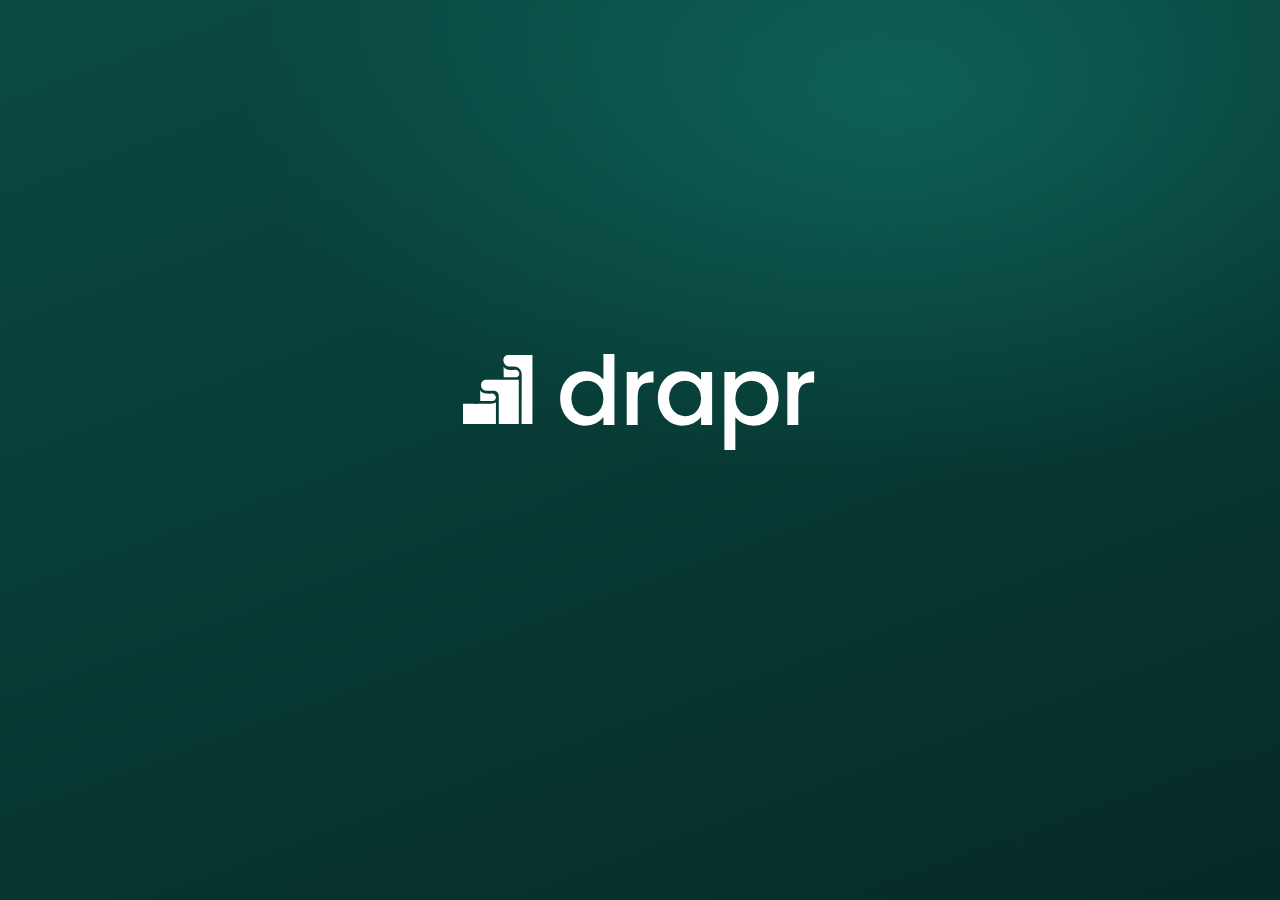
<file: tools/demo-video/studio.html>
<!doctype html>
<html lang="en-AU">
<head>
<meta charset="utf-8">
<title>Drapr demo studio</title>
<link href="https://fonts.googleapis.com/css2?family=Poppins:wght@500;600;700&display=swap" rel="stylesheet">
<style>
  :root { --teal:#0F6E63; --deep:#0A4A43; --tint:#DCEDEA; --ink:#12211F; }
  * { box-sizing: border-box; margin: 0; padding: 0; }
  html, body { width: 1600px; height: 900px; overflow: hidden; background: var(--deep); font-family: system-ui, -apple-system, 'Segoe UI', Roboto, sans-serif; }

  /* Desktop: the app at 1280×624, scaled 1.25 into 1600×780, with a caption band under it. */
  #desk { position: absolute; left: 0; top: 0; width: 1600px; height: 780px; overflow: hidden; background: #F1F4F3; transition: opacity .5s; }
  #app { width: 1280px; height: 624px; border: 0; transform: scale(1.25); transform-origin: 0 0; background: #F1F4F3; }
  #band { position: absolute; left: 0; top: 780px; width: 1600px; height: 120px; background: var(--deep); color: #fff;
    display: flex; align-items: center; gap: 26px; padding: 0 48px; }
  #band .n { flex: none; width: 58px; height: 58px; border-radius: 50%; background: var(--teal); color: #fff; font: 600 20px Poppins, sans-serif;
    display: flex; align-items: center; justify-content: center; border: 2px solid rgba(255,255,255,.25); }
  #band .t { font: 600 27px/1.2 Poppins, sans-serif; letter-spacing: -.01em; }
  #band .s { font-size: 19px; color: rgba(255,255,255,.78); margin-top: 5px; line-height: 1.35; }
  #band .logo { margin-left: auto; height: 30px; opacity: .9; flex: none; }
  #band .txt { transition: opacity .35s, transform .35s; }
  #band .txt.out { opacity: 0; transform: translateY(8px); }

  /* Phone: a handset on the left, the caption large on the right. */
  #phonestage { position: absolute; inset: 0; display: none; align-items: center; gap: 90px; padding: 0 120px 0 190px;
    background: radial-gradient(900px 600px at 25% 30%, rgba(15,110,99,.55), transparent 70%), linear-gradient(160deg, #0A4A43, #072f2b); }
  #phonestage.on { display: flex; }
  .handset { flex: none; width: 392px; height: 812px; border-radius: 52px; background: #0b1110; padding: 14px; box-shadow: 0 40px 90px rgba(0,0,0,.45), inset 0 0 0 2px #2a3533; position: relative; }
  .handset::before { content: ''; position: absolute; top: 24px; left: 50%; transform: translateX(-50%); width: 110px; height: 30px; background: #0b1110; border-radius: 20px; z-index: 3; }
  .screen { width: 364px; height: 784px; border-radius: 40px; overflow: hidden; background: #fff; position: relative; }
  #phone { width: 390px; height: 840px; border: 0; transform: scale(.9333); transform-origin: 0 0; background: #fff; }
  .pcap { color: #fff; max-width: 640px; }
  .pcap .k { font: 600 15px Poppins, sans-serif; letter-spacing: .16em; text-transform: uppercase; color: #9fd8cf; margin-bottom: 18px; display: flex; align-items: center; gap: 14px; }
  .pcap .k b { width: 44px; height: 44px; border-radius: 50%; background: var(--teal); display: inline-flex; align-items: center; justify-content: center; color: #fff; font-size: 17px; letter-spacing: 0; border: 2px solid rgba(255,255,255,.25); }
  .pcap .t { font: 600 46px/1.12 Poppins, sans-serif; letter-spacing: -.02em; }
  .pcap .s { font-size: 23px; line-height: 1.45; color: rgba(255,255,255,.8); margin-top: 20px; }
  .pcap .txt { transition: opacity .35s, transform .35s; }
  .pcap .txt.out { opacity: 0; transform: translateY(10px); }

  /* Title cards */
  #card { position: absolute; inset: 0; z-index: 50; display: flex; flex-direction: column; align-items: center; justify-content: center; text-align: center; color: #fff;
    background: radial-gradient(1000px 600px at 70% 10%, rgba(15,110,99,.7), transparent 65%), linear-gradient(160deg, #0A4A43, #062a26); transition: opacity .7s; }
  #card.hide { opacity: 0; pointer-events: none; }
  #card img { height: 96px; margin-bottom: 34px; }
  #card h1 { font: 600 60px/1.1 Poppins, sans-serif; letter-spacing: -.02em; max-width: 1100px; }
  #card p { font-size: 26px; color: rgba(255,255,255,.8); margin-top: 22px; max-width: 900px; line-height: 1.45; }
  #card .url { margin-top: 40px; font: 600 22px Poppins, sans-serif; color: #9fd8cf; letter-spacing: .02em; }

  /* Pointer */
  #cur { position: absolute; left: 0; top: 0; z-index: 40; width: 30px; height: 30px; pointer-events: none; transform: translate(800px, 450px);
    transition: transform .75s cubic-bezier(.45,.05,.25,1); filter: drop-shadow(0 3px 5px rgba(0,0,0,.35)); }
  #cur.hide { opacity: 0; }
  .ripple { position: absolute; z-index: 39; width: 56px; height: 56px; margin: -28px 0 0 -28px; border-radius: 50%; border: 3px solid #0F6E63; background: rgba(15,110,99,.18);
    pointer-events: none; animation: rip .6s ease-out forwards; }
  @keyframes rip { from { transform: scale(.3); opacity: 1; } to { transform: scale(1.3); opacity: 0; } }
</style>
</head>
<body>
  <div id="desk"><iframe id="app" name="app" src="about:blank"></iframe></div>
  <div id="band">
    <div class="n" id="bn">1</div>
    <div class="txt" id="btxt"><div class="t" id="bt"></div><div class="s" id="bs"></div></div>
    <img class="logo" src="/brand/drapr-lockup-horizontal-white.svg" alt="">
  </div>
  <div id="phonestage">
    <div class="handset"><div class="screen"><iframe id="phone" name="phone" src="about:blank"></iframe></div></div>
    <div class="pcap"><div class="txt" id="ptxt"><div class="k"><b id="pn">1</b><span id="pk"></span></div><div class="t" id="pt"></div><div class="s" id="ps"></div></div></div>
  </div>
  <div id="card"><img src="/brand/drapr-lockup-horizontal-white.svg" alt=""><h1 id="ch"></h1><p id="cp"></p><div class="url" id="cu"></div></div>
  <svg id="cur" class="hide" viewBox="0 0 24 24"><path d="M4 2 L4 20 L9 15.5 L12.5 23 L15.5 21.6 L12 14.3 L19 14 Z" fill="#fff" stroke="#12211F" stroke-width="1.4" stroke-linejoin="round"/></svg>
<script>
  const $ = (id) => document.getElementById(id);
  let cx = 800, cy = 450;
  window.studio = {
    async caption(n, t, s, phone) {
      const box = phone ? $('ptxt') : $('btxt');
      box.classList.add('out');
      await new Promise((r) => setTimeout(r, 350));
      if (phone) { $('pn').textContent = n; $('pk').textContent = phone; $('pt').textContent = t; $('ps').textContent = s || ''; }
      else { $('bn').textContent = n; $('bt').textContent = t; $('bs').textContent = s || ''; }
      box.classList.remove('out');
    },
    mode(m) { $('phonestage').classList.toggle('on', m === 'phone'); },
    card(h, p, u) { $('ch').textContent = h; $('cp').textContent = p || ''; $('cu').textContent = u || ''; $('card').classList.remove('hide'); },
    hideCard() { $('card').classList.add('hide'); },
    cursor(show) { $('cur').classList.toggle('hide', !show); },
    move(x, y, ms) {
      const c = $('cur'); c.style.transitionDuration = (ms || 750) + 'ms';
      c.style.transform = `translate(${x - 4}px, ${y - 2}px)`; cx = x; cy = y;
    },
    ripple(x, y) { const r = document.createElement('div'); r.className = 'ripple'; r.style.left = x + 'px'; r.style.top = y + 'px'; document.body.appendChild(r); setTimeout(() => r.remove(), 700); },
  };
</script>
</body>
</html>
</file>
